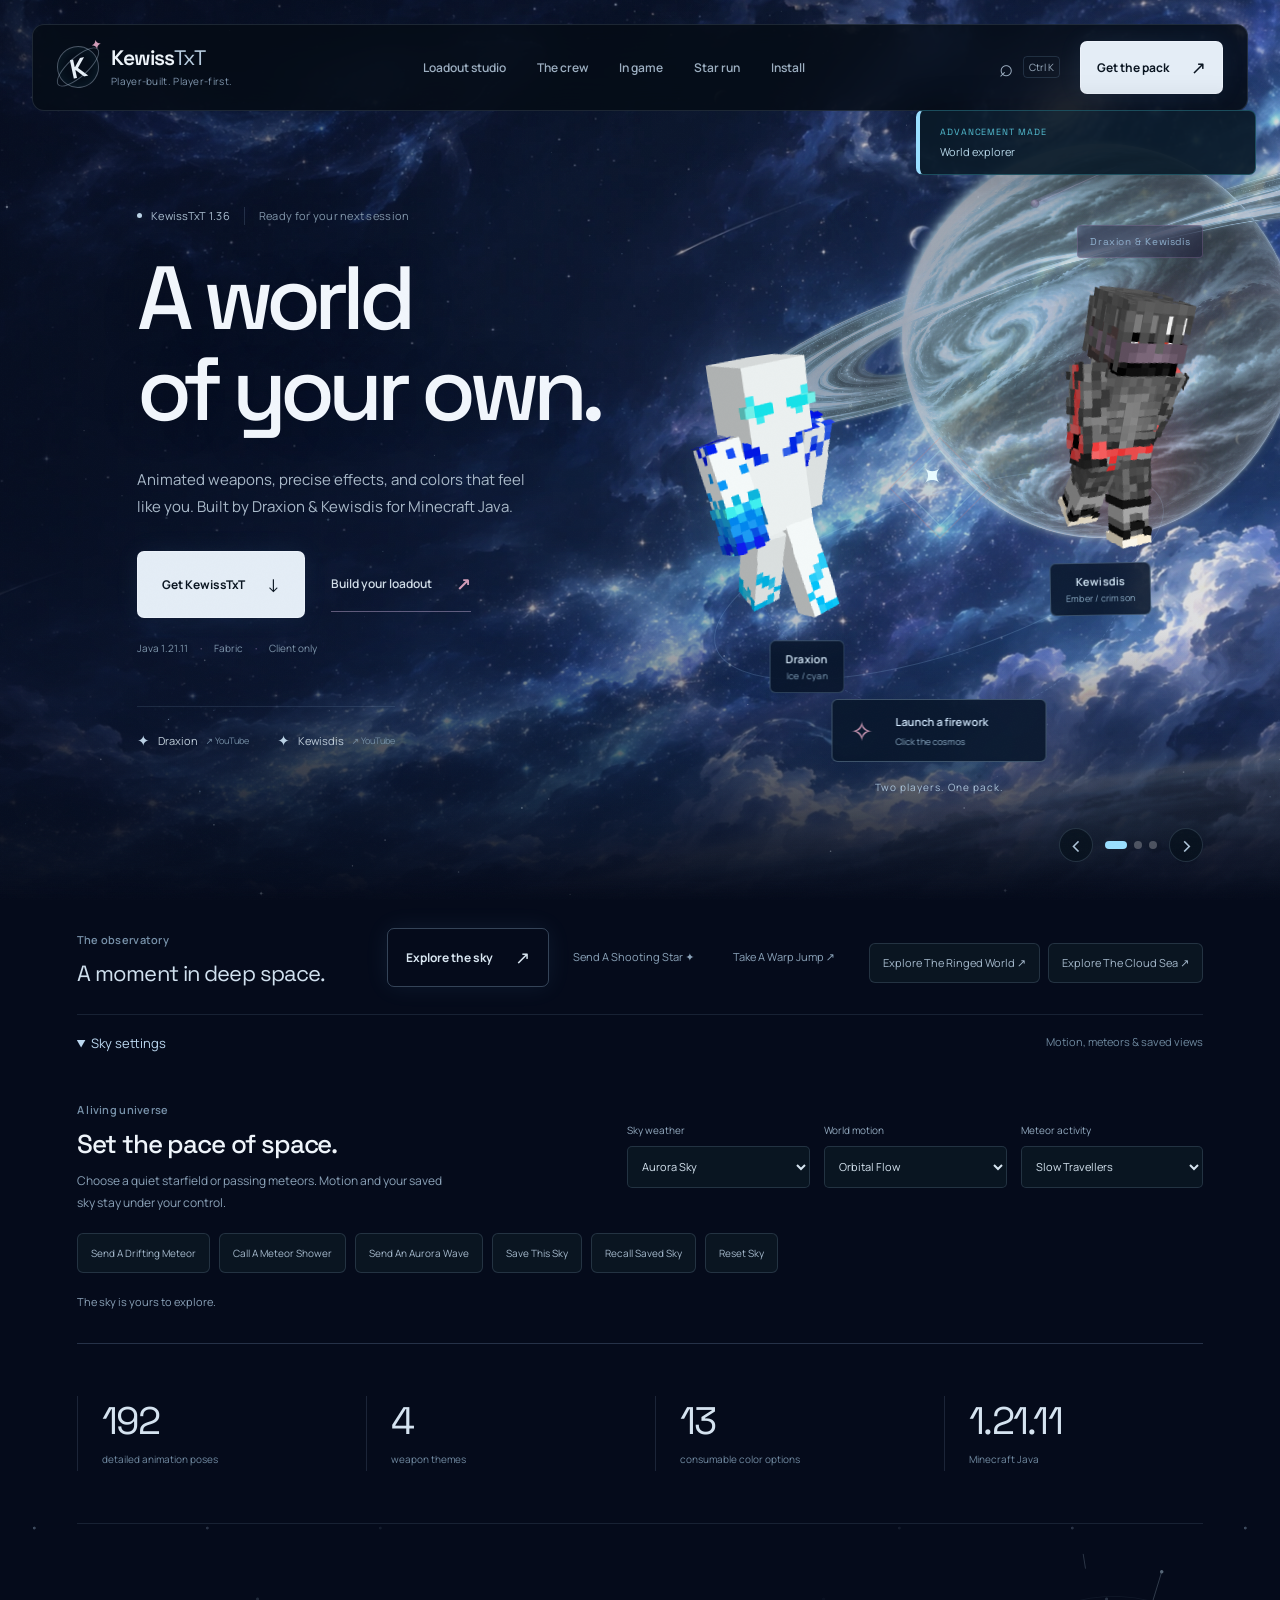
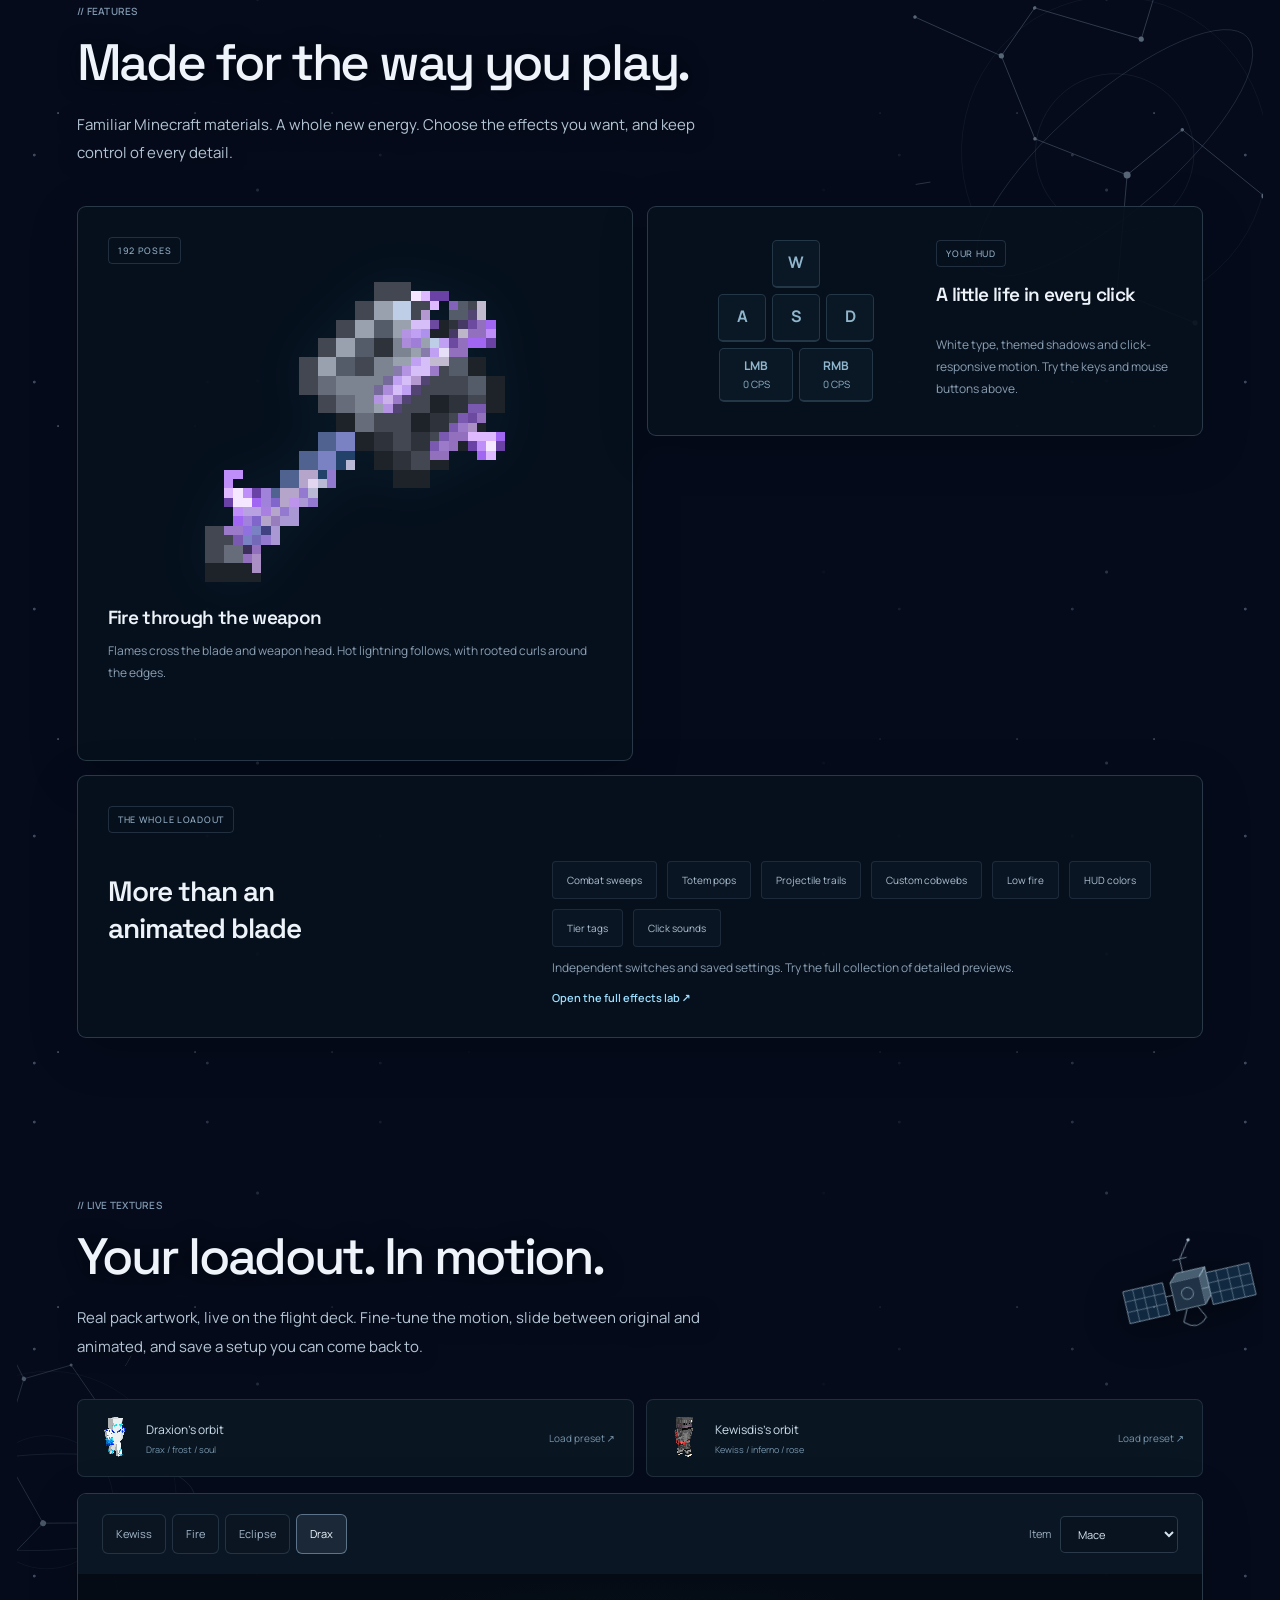
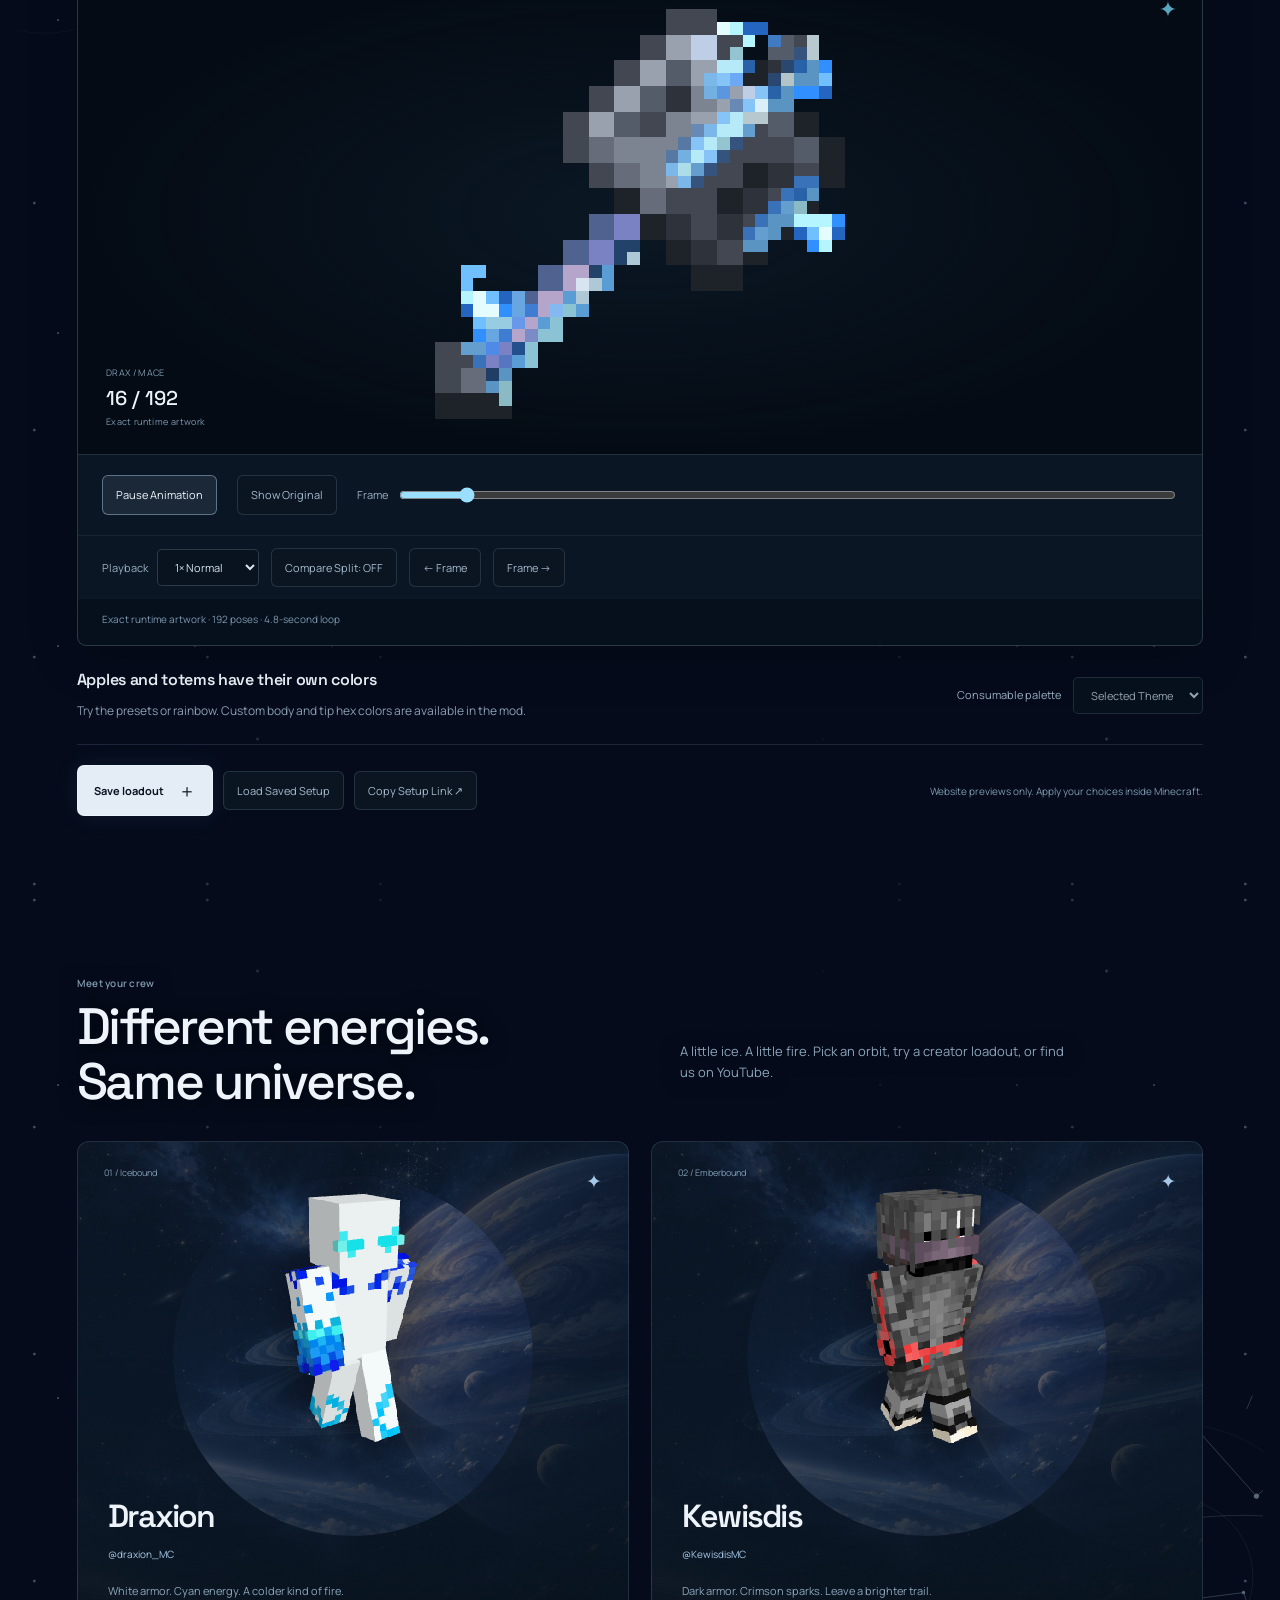
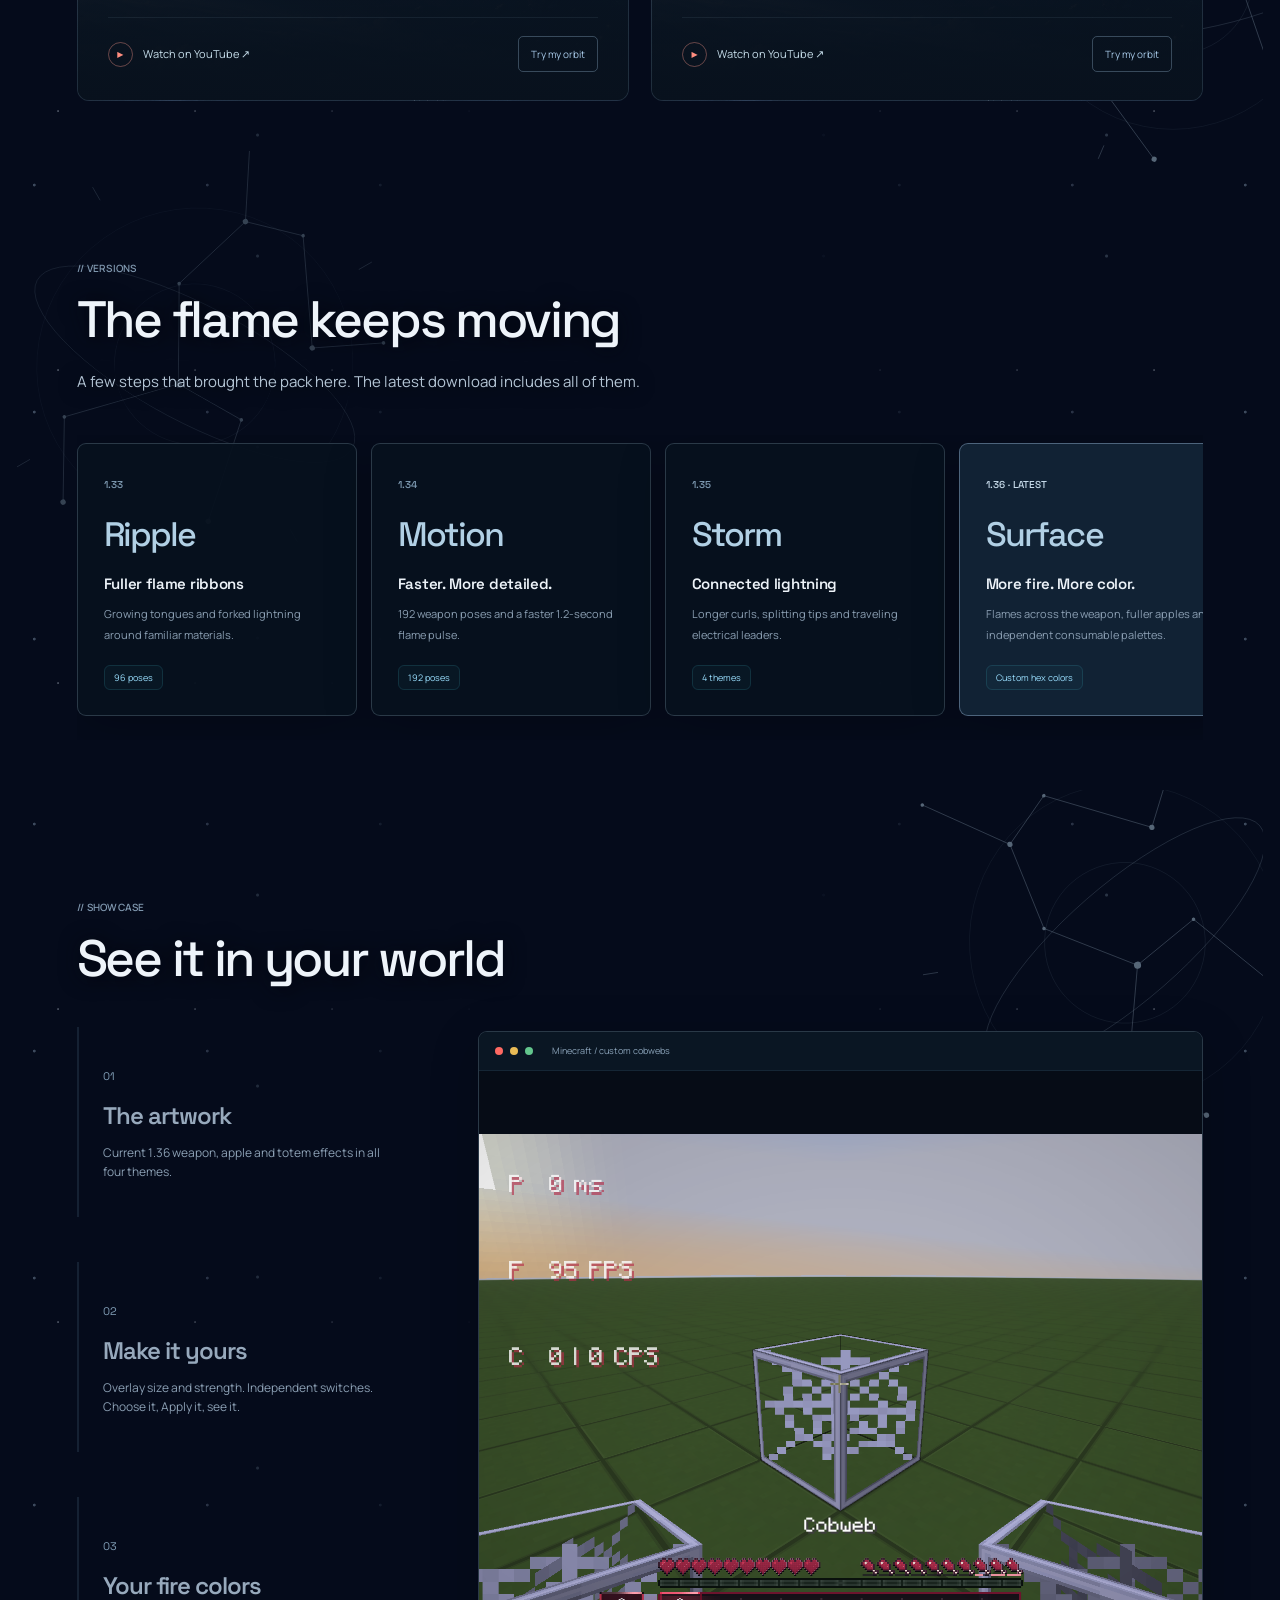
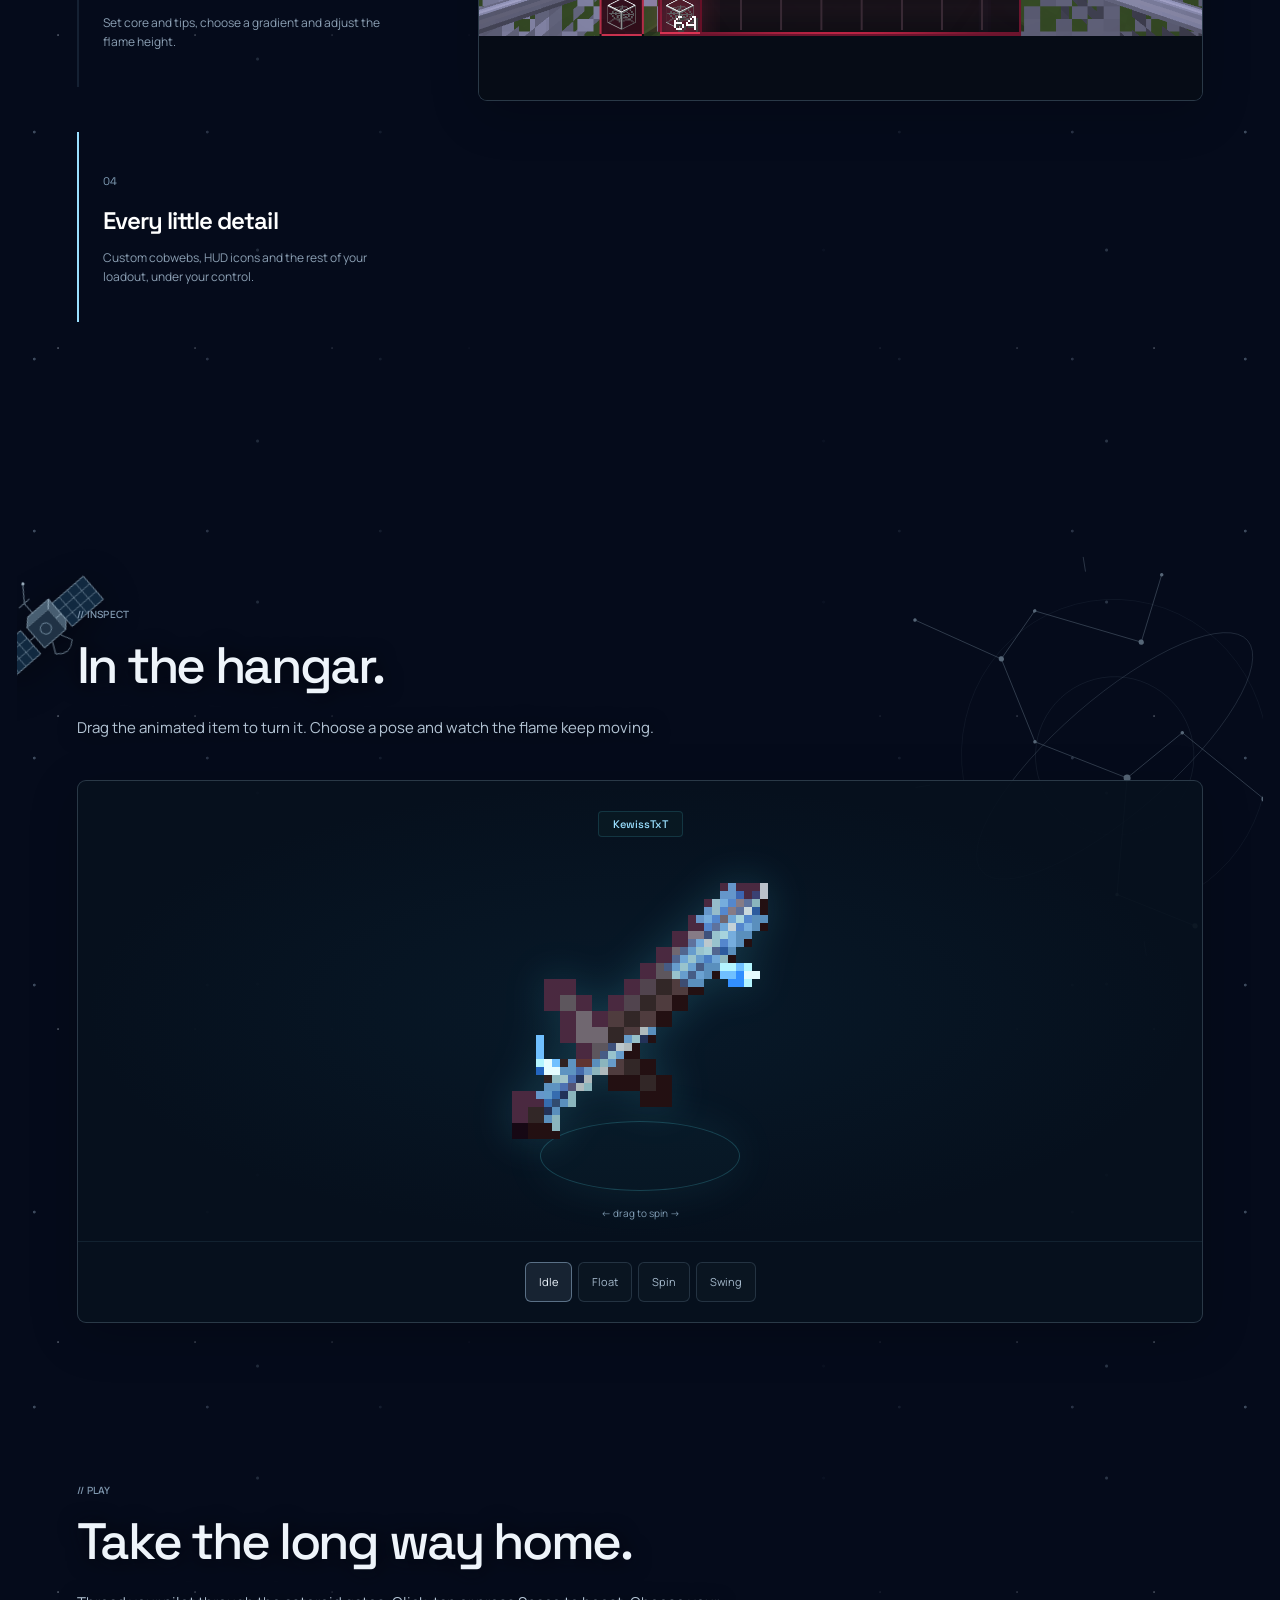
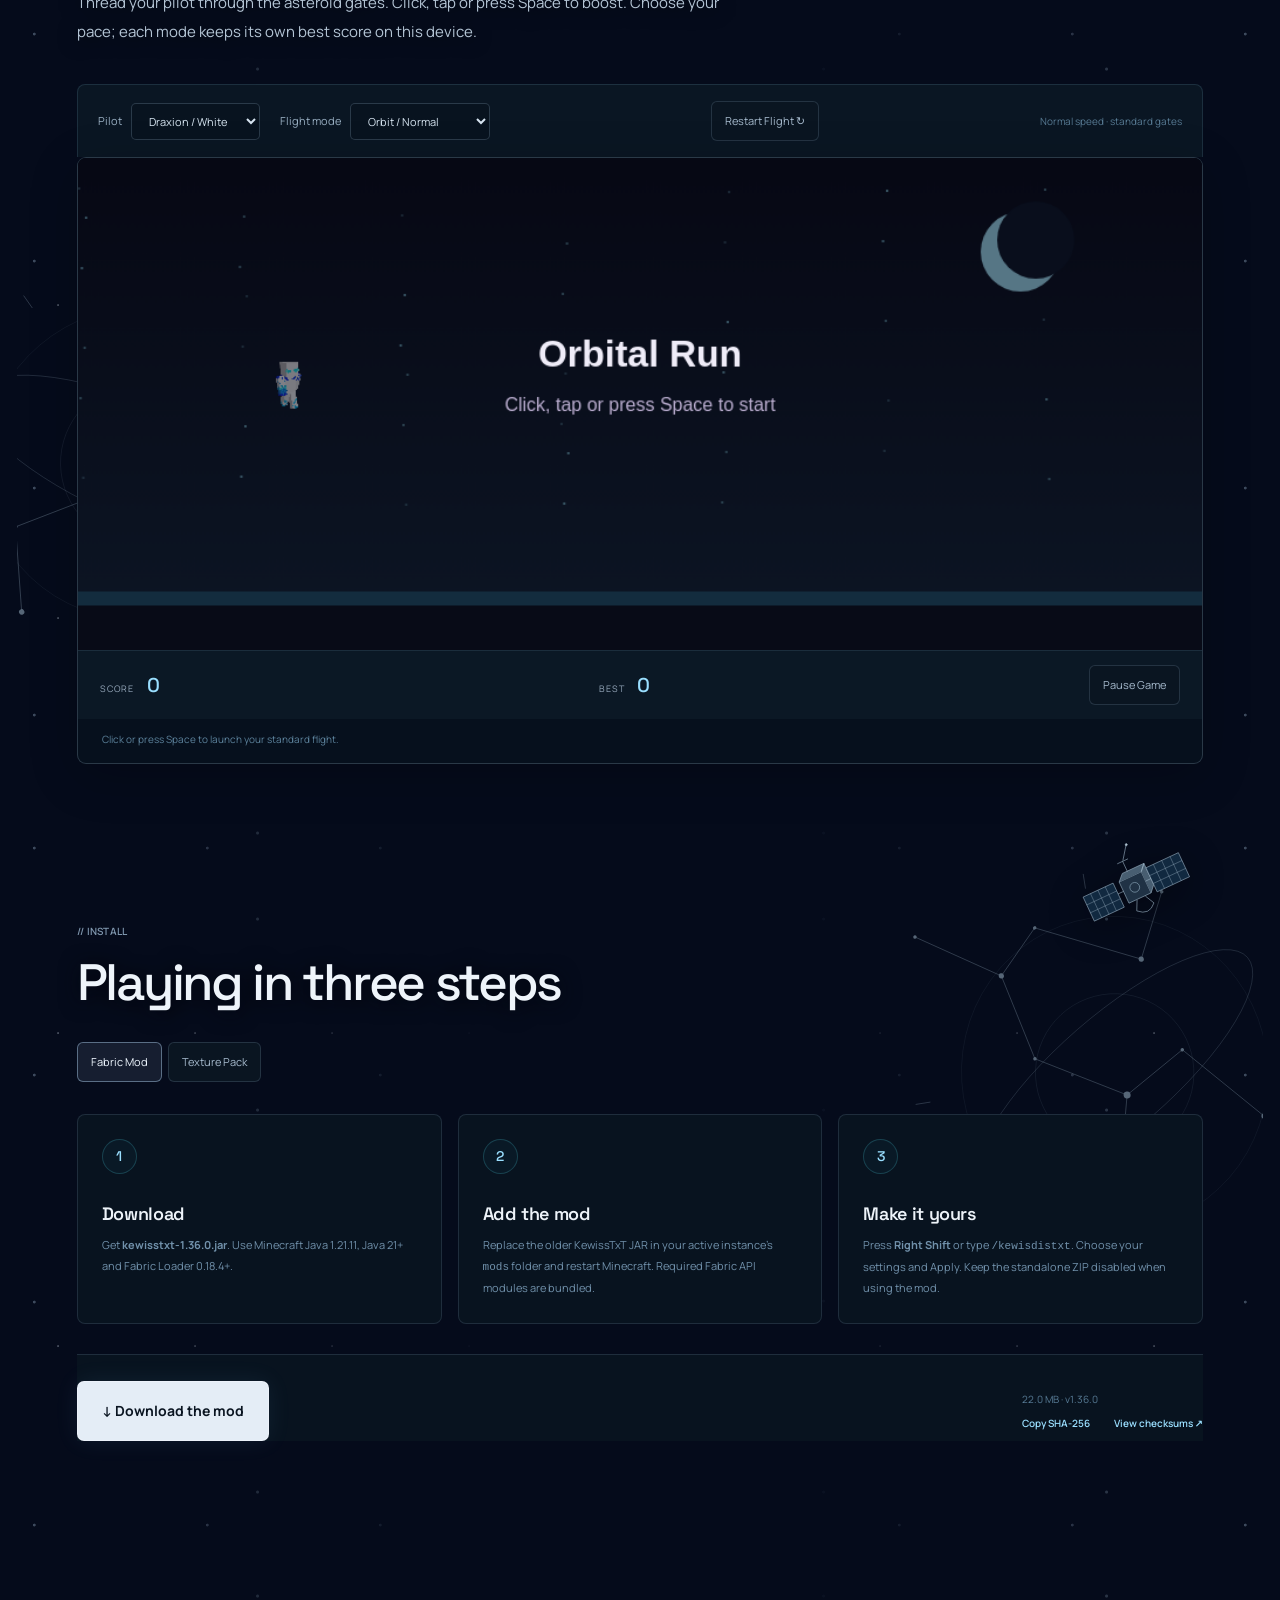
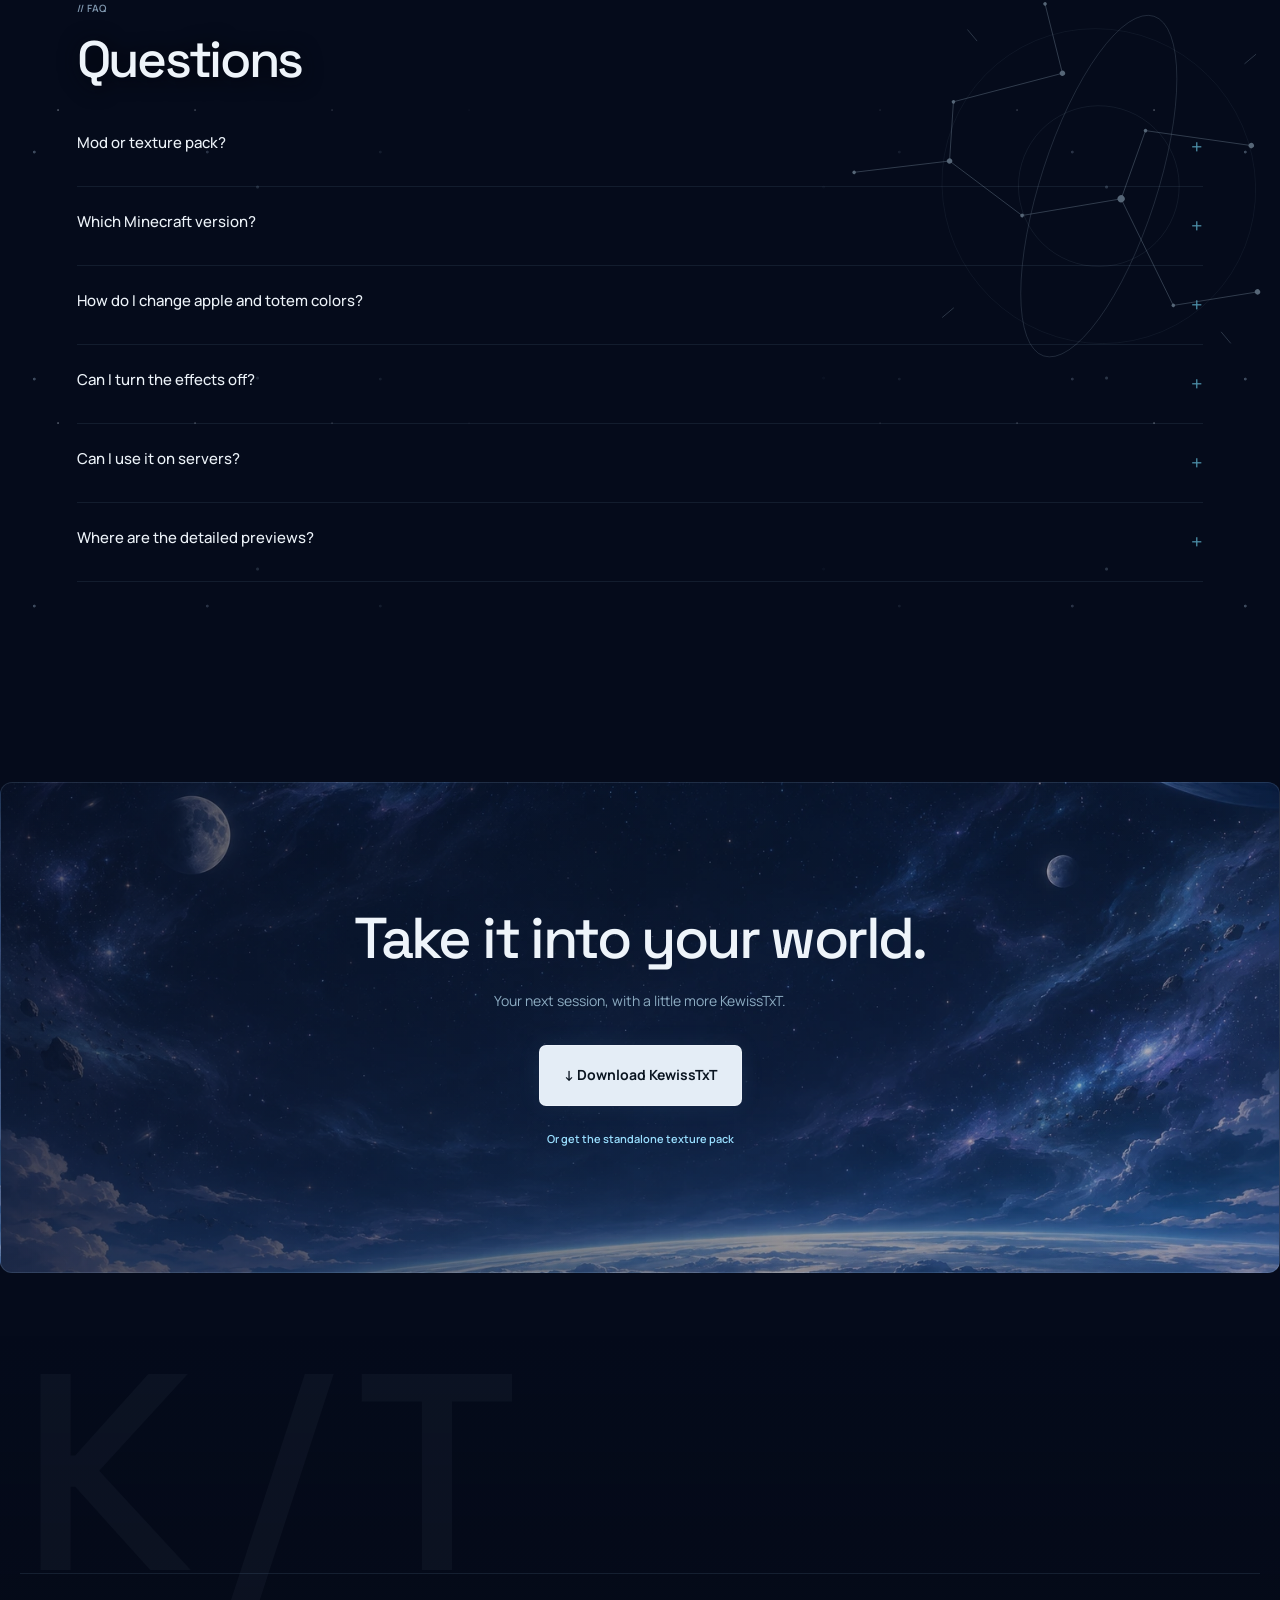
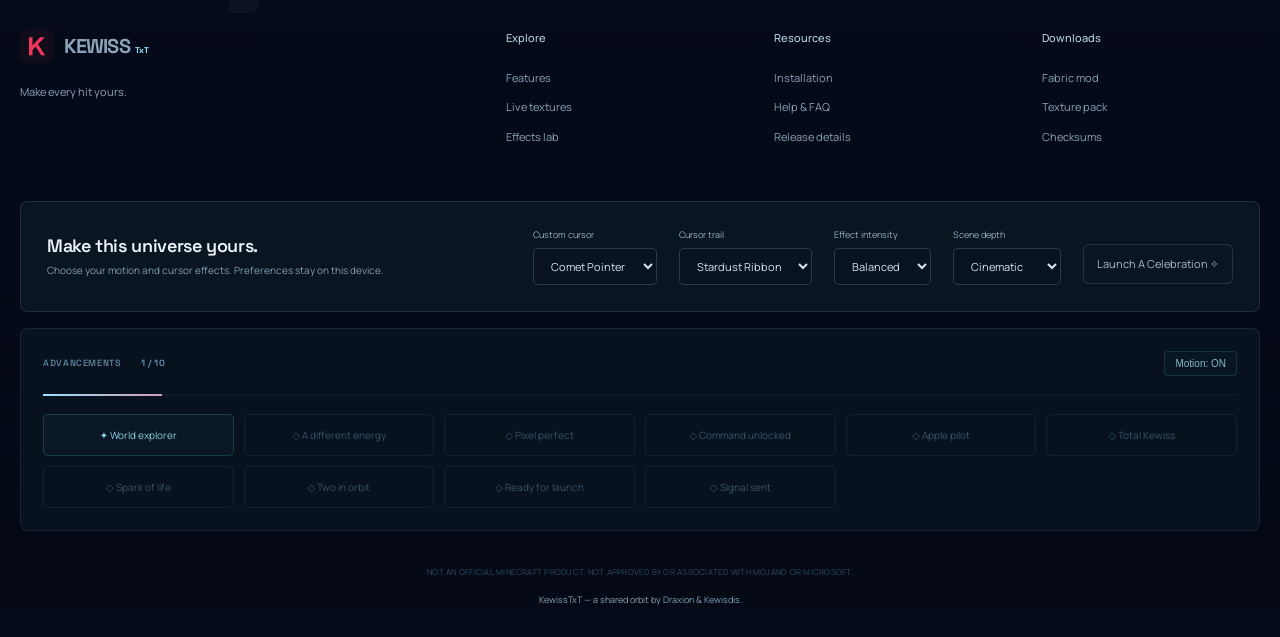
<file: index.html>
<!doctype html><html lang="en"><head>
<meta charset="utf-8"><meta name="viewport" content="width=device-width,initial-scale=1"><title>KewissTxT — A world of your own.</title>
<meta name="description" content="KewissTxT 1.36: moving Minecraft surface flames, lightning, independent palettes, combat effects and HUD. Download the Fabric mod or texture pack."><meta name="theme-color" content="#030810"><meta property="og:title" content="KewissTxT — A world of your own."><meta property="og:description" content="Moving fire. Your colors. Your Minecraft."><meta property="og:image" content="assets/flames136.png">
<link rel="icon" href="assets/pack.png"><link rel="preconnect" href="https://fonts.googleapis.com"><link rel="preconnect" href="https://fonts.gstatic.com" crossorigin><link href="https://fonts.googleapis.com/css2?family=Manrope:wght@400;500;600;700;800&family=Space+Grotesk:wght@400;500;600;700&display=swap" rel="stylesheet"><link rel="stylesheet" href="foundation.css"><script src="game-core.js" defer></script><script src="kewiss.js" defer></script><link rel="stylesheet" href="space.css"><script src="space-fx.js" defer></script><script src="space.js" defer></script><link rel="preload" as="image" href="assets/anime-space-sky.webp"><link rel="stylesheet" href="anime-universe.css"><script src="anime-dynamics.js" defer></script><script src="art-renderer.js" defer></script><script src="anime-universe.js" defer></script><link rel="stylesheet" href="deep-space.css"><link rel="stylesheet" href="space-journey.css"><script src="space-journey.js" defer></script><link rel="stylesheet" href="anime-space-restore.css"><link rel="stylesheet" href="comet-cursor.css"><script src="restored-effects.js" defer></script><link rel="preload" as="image" href="assets/cursor-comet.svg" type="image/svg+xml"><link rel="preload" as="image" href="assets/cursor-comet-hover.svg" type="image/svg+xml"><link rel="preload" as="image" href="assets/cursor-comet-press.svg" type="image/svg+xml"><link rel="preload" as="image" href="assets/cursor-star.svg" type="image/svg+xml"></head><body class="anime-universe deep-space anime-restored">
<a class="skip" href="#features">Skip to content</a><div class="intro space-intro" id="intro" aria-hidden="true"><span>Finding our place in space</span><i></i><b>KewissTxT</b></div><div id="progress" class="progress" aria-hidden="true"></div><div id="cursorGlow" class="cursor-glow" aria-hidden="true"></div><div id="cursorRing" class="cursor-ring" aria-hidden="true"></div><div class="grain" aria-hidden="true"></div><canvas id="stars" aria-hidden="true"></canvas><canvas id="spaceFx" aria-hidden="true"></canvas><div id="toasts" class="toasts" role="status" aria-live="polite"></div><div id="secret" class="secret" hidden aria-hidden="true"><div class="secret-moon"></div><strong id="secretWord">TOTAL KEWISS</strong></div>
<header class="nav" id="nav"><a class="brand space-brand" href="#top"><span class="brand-orbit" aria-hidden="true">K<span>✦</span></span><span>Kewiss<span>TxT</span><small>Player-built. Player-first.</small></span></a><nav id="links" aria-label="Main navigation"><a href="#textures">Loadout studio</a><a href="#crew">The crew</a><a href="#showcase">In game</a><a href="#play">Star run</a><a href="#install">Install</a></nav><button class="command-key" id="commandOpen" aria-label="Open command menu"><span>⌕</span><kbd>Ctrl K</kbd></button><a class="button small magnetic" href="downloads/kewisstxt-1.36.0.jar" download>Get the pack <span>↗</span></a><button id="menu" class="menu" aria-label="Open navigation" aria-expanded="false">☰</button></header>
<canvas id="orbitStars" aria-hidden="true"></canvas><div id="journeySky" class="journey-sky" aria-hidden="true" data-sky="home"><img data-sky-image="home" src="assets/anime-space-sky.webp" width="1536" height="1024" alt="" decoding="async"><img data-sky-image="rings" src="assets/anime-space-rings.webp" width="1536" height="1024" alt="" decoding="async"><img data-sky-image="horizon" src="assets/anime-space-horizon.webp" width="1536" height="1024" alt="" decoding="async"></div><main id="top"><section class="hero space-hero" id="hero" data-space-sector="home"><div id="heroBg" class="hero-bg"></div><div class="universe-stage universe-hero" aria-hidden="true"><div class="universe-camera"><div class="universe-layer universe-sky" data-depth="0.22"><img src="assets/anime-space-sky.webp" width="1536" height="1024" alt="" decoding="async"><canvas class="surface-flow" data-surface="sky" width="1536" height="1024"></canvas></div><div class="universe-layer universe-world" data-depth="0.6"><img src="assets/anime-ringed-world.png" width="1536" height="1024" alt="" decoding="async"><canvas class="surface-flow" data-surface="world" width="1536" height="1024"></canvas></div><div class="universe-layer universe-clouds" data-depth="1"><img src="assets/anime-cloud-horizon.png" width="1536" height="1024" alt="" decoding="async"><canvas class="surface-flow" data-surface="clouds" width="1536" height="1024"></canvas></div><div class="universe-light"></div></div></div><div class="hero-shade"></div><canvas id="heroStarfield" aria-hidden="true"></canvas><div class="orbital-grid" aria-hidden="true"></div><div class="hero-content"><p class="signal"><i></i> KewissTxT 1.36 <span>Ready for your next session</span></p><h1>A world<br>of your own.</h1><p class="tagline">Animated weapons, precise effects, and colors that feel like you. Built by Draxion & Kewisdis for Minecraft Java.</p><div class="hero-buttons"><a class="button big magnetic" href="downloads/kewisstxt-1.36.0.jar" download>Get KewissTxT <span>↓</span></a><a class="hero-secondary" href="#textures">Build your loadout <span>↗</span></a></div><p class="hero-meta">Java 1.21.11 <span>·</span> Fabric <span>·</span> Client only</p><div class="hero-crew-links"><a href="https://www.youtube.com/@draxion_MC" target="_blank" rel="noopener"><span class="mini-star icy">✦</span> Draxion <small>↗ YouTube</small></a><a href="https://www.youtube.com/@KewisdisMC" target="_blank" rel="noopener"><span class="mini-star ember">✦</span> Kewisdis <small>↗ YouTube</small></a></div></div>
<div class="hero-hangar" aria-label="Draxion and Kewisdis in orbit"><div class="orbit-track orbit-one"></div><div class="orbit-track orbit-two"></div><span class="scene-coordinate">Draxion & Kewisdis</span><button class="hero-pilot draxion" data-profile="draxion" aria-label="Select Draxion's icy blue loadout"><span class="pilot-aura"></span><img src="assets/draxion-skin.png" alt="Draxion’s supplied white and cyan Minecraft skin" width="276" height="368"><span class="pilot-tag">Draxion <i>Ice / cyan</i></span></button><button class="hero-pilot kewisdis" data-profile="kewisdis" aria-label="Select Kewisdis's crimson loadout"><span class="pilot-aura"></span><img src="assets/kewisdis-skin.png" alt="Kewisdis’s supplied black and red Minecraft skin" width="276" height="368"><span class="pilot-tag">Kewisdis <i>Ember / crimson</i></span></button><div class="shared-core" aria-hidden="true"><i></i><span>✦</span></div><button id="heroFirework" class="firework-launch"><span>✧</span> Launch a firework <small>Click the cosmos</small></button><span class="hangar-caption">Two players. One pack.</span></div><div class="hero-switch"><button id="bgPrev" aria-label="Previous sky mood">‹</button><div id="bgDots" aria-label="Sky mood"></div><button id="bgNext" aria-label="Next sky mood">›</button></div><a class="scroll-hint" href="#features" aria-label="Explore the pack"><span></span></a></section>
<section class="universe-bar" aria-label="Explore the universe"><div><span class="universe-kicker">The observatory</span><p>A moment in deep space.</p></div><div class="universe-actions"><button id="cosmosExplore" class="button magnetic" type="button">Explore the sky <span>↗</span></button><button id="cosmosMeteor" class="control" type="button">Send a shooting star ✦</button><button id="cosmosWarp" class="control" type="button" aria-pressed="false">Take a warp jump ↗</button></div><div class="universe-art-actions" role="group" aria-label="Explore the painted space scenes"><button class="control" type="button" data-space-open="rings" aria-haspopup="dialog">Explore the ringed world ↗</button><button class="control" type="button" data-space-open="horizon" aria-haspopup="dialog">Explore the cloud sea ↗</button></div><output id="warpStatus" aria-live="polite"></output></section><details class="sky-settings" open><summary>Sky settings <span>Motion, meteors & saved views</span></summary><section class="cosmic-controls" id="cosmicAtmosphere" aria-labelledby="weatherTitle"><div class="cosmic-heading"><span class="universe-kicker">A living universe</span><h2 id="weatherTitle">Set the pace of space.</h2><p>Choose a quiet starfield or passing meteors. Motion and your saved sky stay under your control.</p></div><div class="cosmic-settings"><label for="cosmicWeather">Sky weather<select id="cosmicWeather" data-cosmic-setting="weather"><option value="quiet">Quiet space</option><option value="aurora" selected>Aurora sky</option><option value="tempest">Cosmic storm</option></select></label><label for="cosmicSpeed">World motion<select id="cosmicSpeed" data-cosmic-setting="speed"><option value="0.5">Slow drift</option><option value="1" selected>Orbital flow</option><option value="1.5">Restless skies</option><option value="2">Fast currents</option></select></label><label for="cosmicTraffic">Meteor activity<select id="cosmicTraffic" data-cosmic-setting="traffic"><option value="quiet">Quiet sky</option><option value="drift" selected>Slow travellers</option><option value="shower">Star shower</option></select></label></div><div class="cosmic-buttons"><button id="cosmosDrifter" class="control">Send a drifting meteor</button><button id="cosmosShower" class="control">Call a meteor shower</button><button id="cosmosAurora" class="control">Send an aurora wave</button><button id="cosmosSaveView" class="control">Save this sky</button><button id="cosmosLoadView" class="control">Recall saved sky</button><button id="cosmosResetView" class="control">Reset sky</button></div><output id="cosmicStatus" aria-live="polite">The sky is yours to explore.</output></section></details><div class="orbit-manifest"><span>Familiar materials.</span><span>Unfamiliar energy.</span><a href="lab.html">Explore the effects lab <i>↗</i></a></div><section class="stats" aria-label="Pack in numbers"><div><b data-count="192">192</b><span>detailed animation poses</span></div><div><b data-count="4">4</b><span>weapon themes</span></div><div><b data-count="13">13</b><span>consumable color options</span></div><div><b >1.21.11</b><span>Minecraft Java</span></div></section>
<section class="section" id="features" data-space-sector="rings"><div class="sector-detail sector-detail-features" aria-hidden="true"><svg class="sector-chart" viewBox="0 0 500 560" fill="none" aria-hidden="true"><g stroke="currentColor"><ellipse cx="270" cy="275" rx="200" ry="65" transform="rotate(-32 270 275)" opacity=".36"/><ellipse cx="270" cy="275" rx="174" ry="178" opacity=".14"/><circle cx="270" cy="275" r="90" opacity=".18"/><path d="M70 87 160 146 206 98 320 152 355 80M160 146 183 245 280 302 350 261 430 350M280 302 248 431 330 480" stroke-width=".8" opacity=".7"/><path d="M270 46v17m0 425v17M41 275h17m425 0h17" opacity=".5"/></g><g fill="currentColor"><circle cx="70" cy="87" r="2"/><circle cx="160" cy="146" r="3"/><circle cx="206" cy="98" r="2"/><circle cx="320" cy="152" r="3"/><circle cx="355" cy="80" r="2"/><circle cx="183" cy="245" r="2"/><circle cx="280" cy="302" r="4"/><circle cx="350" cy="261" r="2"/><circle cx="430" cy="350" r="3"/><circle cx="248" cy="431" r="2"/><circle cx="330" cy="480" r="3"/></g></svg><span class="sector-dust"></span></div><p class="eyebrow">// FEATURES</p><h2>Made for the way you play.</h2><p class="lead">Familiar Minecraft materials. A whole new energy. Choose the effects you want, and keep control of every detail.</p><div class="bento">
<article class="tile tile-flame reveal"><span class="chip">192 POSES</span><canvas id="featureSprite" width="256" height="256" aria-label="Animated Eclipse mace"></canvas><h3>Fire through the weapon</h3><p>Flames cross the blade and weapon head. Hot lightning follows, with rooted curls around the edges.</p></article>
<article class="tile tile-keys reveal"><div class="keys" aria-label="Interactive keystrokes"><span data-key="w">W</span><div><span data-key="a">A</span><span data-key="s">S</span><span data-key="d">D</span></div><div><button id="clickLeft">LMB<small id="cpsLeft">0 CPS</small></button><button id="clickRight">RMB<small id="cpsRight">0 CPS</small></button></div></div><span class="chip">YOUR HUD</span><h3>A little life in every click</h3><p>White type, themed shadows and click-responsive motion. Try the keys and mouse buttons above.</p></article>
<article class="tile reveal"><span class="chip">YOUR COLORS</span><div class="swatch-orbit"><i></i><i></i><i></i><i></i></div><h3>One pack. Your palette.</h3><p>Four weapon themes. Independent apple and totem colors, rainbow, and custom hex pairs in game.</p></article>
<article class="tile reveal"><span class="chip">ORIGINAL MATERIALS</span><div class="voxel" aria-hidden="true"><i></i><i></i><i></i></div><h3>Still feels like Minecraft</h3><p>Keep the original shape and material. Animation OFF restores the clean item.</p></article>
<article class="tile tile-wide reveal"><span class="chip">THE WHOLE LOADOUT</span><h3>More than an animated blade</h3><div class="feature-tags"><span>Combat sweeps</span><span>Totem pops</span><span>Projectile trails</span><span>Custom cobwebs</span><span>Low fire</span><span>HUD colors</span><span>Tier tags</span><span>Click sounds</span></div><p>Independent switches and saved settings. Try the full collection of detailed previews.</p><a class="text-link" href="lab.html">Open the full effects lab ↗</a></article></div></section>
<section class="section" id="textures" data-space-sector="rings"><div class="sector-detail sector-detail-textures" aria-hidden="true"><svg class="sector-chart" viewBox="0 0 500 560" fill="none" aria-hidden="true"><g stroke="currentColor"><ellipse cx="270" cy="275" rx="200" ry="65" transform="rotate(-32 270 275)" opacity=".36"/><ellipse cx="270" cy="275" rx="174" ry="178" opacity=".14"/><circle cx="270" cy="275" r="90" opacity=".18"/><path d="M70 87 160 146 206 98 320 152 355 80M160 146 183 245 280 302 350 261 430 350M280 302 248 431 330 480" stroke-width=".8" opacity=".7"/><path d="M270 46v17m0 425v17M41 275h17m425 0h17" opacity=".5"/></g><g fill="currentColor"><circle cx="70" cy="87" r="2"/><circle cx="160" cy="146" r="3"/><circle cx="206" cy="98" r="2"/><circle cx="320" cy="152" r="3"/><circle cx="355" cy="80" r="2"/><circle cx="183" cy="245" r="2"/><circle cx="280" cy="302" r="4"/><circle cx="350" cy="261" r="2"/><circle cx="430" cy="350" r="3"/><circle cx="248" cy="431" r="2"/><circle cx="330" cy="480" r="3"/></g></svg><svg class="sector-satellite" viewBox="0 0 240 200" fill="none" aria-hidden="true"><g transform="rotate(-25 120 100)" stroke="currentColor" stroke-width="1"><path d="M95 80h45v43H95z" fill="#273d50"/><path d="m95 80 12-12h44l-11 12M140 80l11-12v43l-11 12" fill="#597387"/><path d="M23 77h61v49H23zM151 77h66v49h-66z" fill="#15314a"/><path d="M38 77v49m15-49v49m15-49v49m98-49v49m17-49v49m17-49v49M23 93h61m-61 16h61m67-16h66m-66 16h66" opacity=".65"/><path d="M84 99h11m45 0h11M117 69V48m-11 0h22M111 124l-9 18m26-18 9 18"/><path d="M102 142q18 18 35 0"/><circle cx="117" cy="101" r="9" stroke="#b7d9ef"/><path d="m118 47 17-23"/><circle cx="136" cy="23" r="2" fill="#e2f4ff"/></g></svg><span class="sector-dust"></span></div><p class="eyebrow">// LIVE TEXTURES</p><h2>Your loadout. In motion.</h2><p class="lead">Real pack artwork, live on the flight deck. Fine-tune the motion, slide between original and animated, and save a setup you can come back to.</p><div class="deck-presets" aria-label="Creator loadout presets"><button data-profile="draxion"><img src="assets/draxion-skin.png" alt="" width="40" height="52"><span>Draxion’s orbit<small>Drax / frost / soul</small></span><i>Load preset ↗</i></button><button data-profile="kewisdis"><img src="assets/kewisdis-skin.png" alt="" width="40" height="52"><span>Kewisdis’s orbit<small>Kewiss / inferno / rose</small></span><i>Load preset ↗</i></button></div><div class="texture-studio reveal"><div class="texture-toolbar"><div class="tabs" id="themeTabs" aria-label="Weapon theme"><button data-theme="kewiss" aria-pressed="false">kewiss</button><button data-theme="fire" aria-pressed="false">fire</button><button data-theme="eclipse" aria-pressed="false">eclipse</button><button data-theme="drax" aria-pressed="true">drax</button></div><label>Item <select id="textureItem"><option value="mace">Mace</option><option value="netherite_sword">Sword</option><option value="netherite_axe">Axe</option><option value="netherite_spear">Spear</option><option value="trident">Trident</option><option value="bow">Bow</option><option value="crossbow_standby">Crossbow</option><option value="ender_pearl">Pearl</option><option value="wind_charge">Wind charge</option><option value="golden_apple">Golden apple</option><option value="totem_of_undying">Totem</option></select></label></div><div class="texture-stage"><canvas id="textureCanvas" width="512" height="512" aria-label="Selected item animation"></canvas><div class="stage-meta"><span id="textureLabel">DRAX / MACE</span><b id="textureFrame">1 / 192</b><span>Exact runtime artwork</span></div></div><div class="texture-toolbar bottom"><button id="texturePlay" class="control" aria-pressed="true">Pause animation</button><button id="textureOriginal" class="control" aria-pressed="false">Show original</button><label class="scrub">Frame <input id="textureTime" type="range" min="0" max="191" value="0" aria-label="Animation frame"></label></div><div class="deck-controls"><label>Playback <select id="textureSpeed"><option value="0.25">0.25× slow</option><option value="0.5">0.5×</option><option value="1" selected>1× normal</option><option value="1.5">1.5×</option><option value="2">2× fast</option></select></label><button id="compareToggle" class="control" aria-pressed="false">Compare split: OFF</button><label class="compare-control" hidden id="compareControl">Original / animated <input id="compareSplit" type="range" min="0" max="100" value="50" aria-label="Original versus animated comparison divider"></label><button id="frameBack" class="control" aria-label="Previous animation frame">← Frame</button><button id="frameNext" class="control" aria-label="Next animation frame">Frame →</button></div><p id="textureStatus" class="note" role="status">Loading the texture…</p></div><div class="palette-row"><div><h3>Apples and totems have their own colors</h3><p>Try the presets or rainbow. Custom body and tip hex colors are available in the mod.</p></div><label>Consumable palette <select id="consumablePalette"><option value="theme">Selected theme</option><option value="original">original</option><option value="inferno">inferno</option><option value="soul">soul</option><option value="aurora">aurora</option><option value="amethyst">amethyst</option><option value="rose">rose</option><option value="solar">solar</option><option value="toxic">toxic</option><option value="ocean">ocean</option><option value="frost">frost</option><option value="rainbow">rainbow</option></select></label></div><div class="loadout-actions"><button id="saveLoadout" class="button magnetic">Save loadout <span>＋</span></button><button id="restoreLoadout" class="control">Load saved setup</button><button id="shareLoadout" class="control">Copy setup link ↗</button><output id="loadoutStatus" aria-live="polite">Website previews only. Apply your choices inside Minecraft.</output></div><div class="share-fallback" id="shareFallback" hidden><label for="shareUrl">Your setup link</label><input id="shareUrl" readonly><p>Copy this link to share your preview. It does not change Minecraft settings.</p></div></section>
<section class="section crew-section" id="crew" data-space-sector="rings"><div class="sector-detail sector-detail-crew" aria-hidden="true"><svg class="sector-chart" viewBox="0 0 500 560" fill="none" aria-hidden="true"><g stroke="currentColor"><ellipse cx="270" cy="275" rx="200" ry="65" transform="rotate(-32 270 275)" opacity=".36"/><ellipse cx="270" cy="275" rx="174" ry="178" opacity=".14"/><circle cx="270" cy="275" r="90" opacity=".18"/><path d="M70 87 160 146 206 98 320 152 355 80M160 146 183 245 280 302 350 261 430 350M280 302 248 431 330 480" stroke-width=".8" opacity=".7"/><path d="M270 46v17m0 425v17M41 275h17m425 0h17" opacity=".5"/></g><g fill="currentColor"><circle cx="70" cy="87" r="2"/><circle cx="160" cy="146" r="3"/><circle cx="206" cy="98" r="2"/><circle cx="320" cy="152" r="3"/><circle cx="355" cy="80" r="2"/><circle cx="183" cy="245" r="2"/><circle cx="280" cy="302" r="4"/><circle cx="350" cy="261" r="2"/><circle cx="430" cy="350" r="3"/><circle cx="248" cy="431" r="2"/><circle cx="330" cy="480" r="3"/></g></svg><span class="sector-dust"></span></div><div class="crew-heading"><p class="eyebrow">Meet your crew</p><h2>Different energies.<br>Same universe.</h2><p>A little ice. A little fire. Pick an orbit, try a creator loadout, or find us on YouTube.</p></div><div class="crew-grid"><article class="crew-card icy-card"><div class="crew-planet"></div><div class="crew-id"><span>01 / Icebound</span><i>✦</i></div><div class="crew-portrait"><img src="assets/draxion-skin.png" width="276" height="368" alt="Draxion’s white Minecraft skin with bright cyan detailing" loading="lazy"></div><div class="crew-info"><h3>Draxion</h3><span>@draxion_MC</span><p>White armor. Cyan energy. A colder kind of fire.</p><div><a href="https://www.youtube.com/@draxion_MC" target="_blank" rel="noopener">Watch on YouTube ↗</a><button data-profile="draxion">Try my orbit</button></div></div></article><article class="crew-card ember-card"><div class="crew-planet"></div><div class="crew-id"><span>02 / Emberbound</span><i>✦</i></div><div class="crew-portrait"><img src="assets/kewisdis-skin.png" width="276" height="368" alt="Kewisdis’s dark Minecraft skin with crimson detailing" loading="lazy"></div><div class="crew-info"><h3>Kewisdis</h3><span>@KewisdisMC</span><p>Dark armor. Crimson sparks. Leave a brighter trail.</p><div><a href="https://www.youtube.com/@KewisdisMC" target="_blank" rel="noopener">Watch on YouTube ↗</a><button data-profile="kewisdis">Try my orbit</button></div></div></article></div></section><section class="section" id="versions" data-space-sector="home"><div class="sector-detail sector-detail-versions" aria-hidden="true"><svg class="sector-chart" viewBox="0 0 500 560" fill="none" aria-hidden="true"><g stroke="currentColor"><ellipse cx="270" cy="275" rx="200" ry="65" transform="rotate(-32 270 275)" opacity=".36"/><ellipse cx="270" cy="275" rx="174" ry="178" opacity=".14"/><circle cx="270" cy="275" r="90" opacity=".18"/><path d="M70 87 160 146 206 98 320 152 355 80M160 146 183 245 280 302 350 261 430 350M280 302 248 431 330 480" stroke-width=".8" opacity=".7"/><path d="M270 46v17m0 425v17M41 275h17m425 0h17" opacity=".5"/></g><g fill="currentColor"><circle cx="70" cy="87" r="2"/><circle cx="160" cy="146" r="3"/><circle cx="206" cy="98" r="2"/><circle cx="320" cy="152" r="3"/><circle cx="355" cy="80" r="2"/><circle cx="183" cy="245" r="2"/><circle cx="280" cy="302" r="4"/><circle cx="350" cy="261" r="2"/><circle cx="430" cy="350" r="3"/><circle cx="248" cy="431" r="2"/><circle cx="330" cy="480" r="3"/></g></svg><span class="sector-dust"></span></div><p class="eyebrow">// VERSIONS</p><h2>The flame keeps moving</h2><p class="lead">A few steps that brought the pack here. The latest download includes all of them.</p><div class="timeline" tabindex="0" aria-label="Pack release history"><article class=""><small>1.33</small><b>Ripple</b><h3>Fuller flame ribbons</h3><p>Growing tongues and forked lightning around familiar materials.</p><span>96 poses</span></article><article class=""><small>1.34</small><b>Motion</b><h3>Faster. More detailed.</h3><p>192 weapon poses and a faster 1.2-second flame pulse.</p><span>192 poses</span></article><article class=""><small>1.35</small><b>Storm</b><h3>Connected lightning</h3><p>Longer curls, splitting tips and traveling electrical leaders.</p><span>4 themes</span></article><article class="latest"><small>1.36 · LATEST</small><b>Surface</b><h3>More fire. More color.</h3><p>Flames across the weapon, fuller apples and independent consumable palettes.</p><span>Custom hex colors</span></article></div></section>
<section class="section" id="showcase" data-space-sector="horizon"><div class="sector-detail sector-detail-showcase" aria-hidden="true"><svg class="sector-chart" viewBox="0 0 500 560" fill="none" aria-hidden="true"><g stroke="currentColor"><ellipse cx="270" cy="275" rx="200" ry="65" transform="rotate(-32 270 275)" opacity=".36"/><ellipse cx="270" cy="275" rx="174" ry="178" opacity=".14"/><circle cx="270" cy="275" r="90" opacity=".18"/><path d="M70 87 160 146 206 98 320 152 355 80M160 146 183 245 280 302 350 261 430 350M280 302 248 431 330 480" stroke-width=".8" opacity=".7"/><path d="M270 46v17m0 425v17M41 275h17m425 0h17" opacity=".5"/></g><g fill="currentColor"><circle cx="70" cy="87" r="2"/><circle cx="160" cy="146" r="3"/><circle cx="206" cy="98" r="2"/><circle cx="320" cy="152" r="3"/><circle cx="355" cy="80" r="2"/><circle cx="183" cy="245" r="2"/><circle cx="280" cy="302" r="4"/><circle cx="350" cy="261" r="2"/><circle cx="430" cy="350" r="3"/><circle cx="248" cy="431" r="2"/><circle cx="330" cy="480" r="3"/></g></svg><span class="sector-dust"></span></div><p class="eyebrow">// SHOWCASE</p><h2>See it in your world</h2><div class="story"><div class="story-steps"><button class="story-step active" data-shot="0"><small>01</small><h3>The artwork</h3><p>Current 1.36 weapon, apple and totem effects in all four themes.</p></button><button class="story-step " data-shot="1"><small>02</small><h3>Make it yours</h3><p>Overlay size and strength. Independent switches. Choose it, Apply it, see it.</p></button><button class="story-step " data-shot="2"><small>03</small><h3>Your fire colors</h3><p>Set core and tips, choose a gradient and adjust the flame height.</p></button><button class="story-step " data-shot="3"><small>04</small><h3>Every little detail</h3><p>Custom cobwebs, HUD icons and the rest of your loadout, under your control.</p></button></div><div class="story-stage"><figure class="window" id="showcaseWindow"><div class="window-bar"><i></i><i></i><i></i><span id="shotTitle">KewissTxT 1.36 / runtime artwork</span></div><img id="showcaseImage" src="assets/flames136.png" alt="Current KewissTxT artwork" loading="lazy"></figure></div></div></section>
<section class="section" id="inspect" data-space-sector="horizon"><div class="sector-detail sector-detail-inspect" aria-hidden="true"><svg class="sector-chart" viewBox="0 0 500 560" fill="none" aria-hidden="true"><g stroke="currentColor"><ellipse cx="270" cy="275" rx="200" ry="65" transform="rotate(-32 270 275)" opacity=".36"/><ellipse cx="270" cy="275" rx="174" ry="178" opacity=".14"/><circle cx="270" cy="275" r="90" opacity=".18"/><path d="M70 87 160 146 206 98 320 152 355 80M160 146 183 245 280 302 350 261 430 350M280 302 248 431 330 480" stroke-width=".8" opacity=".7"/><path d="M270 46v17m0 425v17M41 275h17m425 0h17" opacity=".5"/></g><g fill="currentColor"><circle cx="70" cy="87" r="2"/><circle cx="160" cy="146" r="3"/><circle cx="206" cy="98" r="2"/><circle cx="320" cy="152" r="3"/><circle cx="355" cy="80" r="2"/><circle cx="183" cy="245" r="2"/><circle cx="280" cy="302" r="4"/><circle cx="350" cy="261" r="2"/><circle cx="430" cy="350" r="3"/><circle cx="248" cy="431" r="2"/><circle cx="330" cy="480" r="3"/></g></svg><svg class="sector-satellite" viewBox="0 0 240 200" fill="none" aria-hidden="true"><g transform="rotate(-25 120 100)" stroke="currentColor" stroke-width="1"><path d="M95 80h45v43H95z" fill="#273d50"/><path d="m95 80 12-12h44l-11 12M140 80l11-12v43l-11 12" fill="#597387"/><path d="M23 77h61v49H23zM151 77h66v49h-66z" fill="#15314a"/><path d="M38 77v49m15-49v49m15-49v49m98-49v49m17-49v49m17-49v49M23 93h61m-61 16h61m67-16h66m-66 16h66" opacity=".65"/><path d="M84 99h11m45 0h11M117 69V48m-11 0h22M111 124l-9 18m26-18 9 18"/><path d="M102 142q18 18 35 0"/><circle cx="117" cy="101" r="9" stroke="#b7d9ef"/><path d="m118 47 17-23"/><circle cx="136" cy="23" r="2" fill="#e2f4ff"/></g></svg><span class="sector-dust"></span></div><p class="eyebrow">// INSPECT</p><h2>In the hangar.</h2><p class="lead">Drag the animated item to turn it. Choose a pose and watch the flame keep moving.</p><div class="model-wrap reveal"><div class="model-stage" id="modelStage" tabindex="0" aria-label="Draggable item view. Left and right arrows rotate."><span class="nametag">KewissTxT</span><div id="itemModel" class="item-model"><canvas id="modelCanvas" width="256" height="256" aria-label="Rotatable animated sword"></canvas></div><div class="platform"></div><span class="drag-hint">← drag to spin →</span></div><div class="tabs poses" id="poses"><button data-pose="idle" aria-pressed="true">idle</button><button data-pose="float" aria-pressed="false">float</button><button data-pose="spin" aria-pressed="false">spin</button><button data-pose="swing" aria-pressed="false">swing</button></div></div></section>
<section class="section" id="play" data-space-sector="horizon"><div class="sector-detail sector-detail-play" aria-hidden="true"><svg class="sector-chart" viewBox="0 0 500 560" fill="none" aria-hidden="true"><g stroke="currentColor"><ellipse cx="270" cy="275" rx="200" ry="65" transform="rotate(-32 270 275)" opacity=".36"/><ellipse cx="270" cy="275" rx="174" ry="178" opacity=".14"/><circle cx="270" cy="275" r="90" opacity=".18"/><path d="M70 87 160 146 206 98 320 152 355 80M160 146 183 245 280 302 350 261 430 350M280 302 248 431 330 480" stroke-width=".8" opacity=".7"/><path d="M270 46v17m0 425v17M41 275h17m425 0h17" opacity=".5"/></g><g fill="currentColor"><circle cx="70" cy="87" r="2"/><circle cx="160" cy="146" r="3"/><circle cx="206" cy="98" r="2"/><circle cx="320" cy="152" r="3"/><circle cx="355" cy="80" r="2"/><circle cx="183" cy="245" r="2"/><circle cx="280" cy="302" r="4"/><circle cx="350" cy="261" r="2"/><circle cx="430" cy="350" r="3"/><circle cx="248" cy="431" r="2"/><circle cx="330" cy="480" r="3"/></g></svg><span class="sector-dust"></span></div><p class="eyebrow">// PLAY</p><h2>Take the long way home.</h2><p class="lead">Thread your pilot through the asteroid gates. Click, tap or press Space to boost. Choose your pace; each mode keeps its own best score on this device.</p><div class="flight-config"><label>Pilot <select id="flightPilot"><option value="draxion">Draxion / white</option><option value="kewisdis">Kewisdis / black</option><option value="apple">Golden apple</option></select></label><label>Flight mode <select id="flightMode"><option value="calm">Cruise / relaxed</option><option value="standard" selected>Orbit / normal</option><option value="hyper">Hyperspace / fast</option></select></label><button id="gameRestart" class="control">Restart flight ↻</button><span id="flightModeHint">Normal speed · standard gates</span></div><div class="game reveal"><canvas id="flappy" width="960" height="420" tabindex="0" aria-label="Orbital Run. Space or tap to boost. Escape pauses."></canvas><div class="game-hud"><span>SCORE <b id="gameScore">0</b></span><span>BEST <b id="gameBest">0</b></span><button id="gamePause" class="control">Pause game</button></div><p class="note" id="gameStatus" role="status">Click or press Space to start</p></div></section>
<section class="section" id="install" data-space-sector="rings"><div class="sector-detail sector-detail-install" aria-hidden="true"><svg class="sector-chart" viewBox="0 0 500 560" fill="none" aria-hidden="true"><g stroke="currentColor"><ellipse cx="270" cy="275" rx="200" ry="65" transform="rotate(-32 270 275)" opacity=".36"/><ellipse cx="270" cy="275" rx="174" ry="178" opacity=".14"/><circle cx="270" cy="275" r="90" opacity=".18"/><path d="M70 87 160 146 206 98 320 152 355 80M160 146 183 245 280 302 350 261 430 350M280 302 248 431 330 480" stroke-width=".8" opacity=".7"/><path d="M270 46v17m0 425v17M41 275h17m425 0h17" opacity=".5"/></g><g fill="currentColor"><circle cx="70" cy="87" r="2"/><circle cx="160" cy="146" r="3"/><circle cx="206" cy="98" r="2"/><circle cx="320" cy="152" r="3"/><circle cx="355" cy="80" r="2"/><circle cx="183" cy="245" r="2"/><circle cx="280" cy="302" r="4"/><circle cx="350" cy="261" r="2"/><circle cx="430" cy="350" r="3"/><circle cx="248" cy="431" r="2"/><circle cx="330" cy="480" r="3"/></g></svg><svg class="sector-satellite" viewBox="0 0 240 200" fill="none" aria-hidden="true"><g transform="rotate(-25 120 100)" stroke="currentColor" stroke-width="1"><path d="M95 80h45v43H95z" fill="#273d50"/><path d="m95 80 12-12h44l-11 12M140 80l11-12v43l-11 12" fill="#597387"/><path d="M23 77h61v49H23zM151 77h66v49h-66z" fill="#15314a"/><path d="M38 77v49m15-49v49m15-49v49m98-49v49m17-49v49m17-49v49M23 93h61m-61 16h61m67-16h66m-66 16h66" opacity=".65"/><path d="M84 99h11m45 0h11M117 69V48m-11 0h22M111 124l-9 18m26-18 9 18"/><path d="M102 142q18 18 35 0"/><circle cx="117" cy="101" r="9" stroke="#b7d9ef"/><path d="m118 47 17-23"/><circle cx="136" cy="23" r="2" fill="#e2f4ff"/></g></svg><span class="sector-dust"></span></div><p class="eyebrow">// INSTALL</p><h2>Playing in three steps</h2><div class="tabs install-tabs" id="installTabs"><button data-install="jar" aria-pressed="true">Fabric mod</button><button data-install="zip">Texture pack</button></div><ol class="steps" id="installSteps"><li><span>1</span><div><h3>Download</h3><p>Get <strong>kewisstxt-1.36.0.jar</strong>. Use Minecraft Java 1.21.11, Java 21+ and Fabric Loader 0.18.4+.</p></div></li><li><span>2</span><div><h3>Add the mod</h3><p>Replace the older KewissTxT JAR in your active instance’s <code>mods</code> folder and restart Minecraft. Required Fabric API modules are bundled.</p></div></li><li><span>3</span><div><h3>Make it yours</h3><p>Press <strong>Right Shift</strong> or type <code>/kewisdistxt</code>. Choose your settings and Apply. Keep the standalone ZIP disabled when using the mod.</p></div></li></ol><div class="download-panel"><a id="installDownload" class="button big magnetic" href="downloads/kewisstxt-1.36.0.jar" download>↓ Download the mod</a><div><span id="downloadSize">Verified release files</span><button id="copyHash" class="text-link">Copy SHA-256</button><a class="text-link" href="downloads/SHA256SUMS.txt">View checksums ↗</a></div></div></section>
<section class="section" id="faq" data-space-sector="rings"><div class="sector-detail sector-detail-faq" aria-hidden="true"><svg class="sector-chart" viewBox="0 0 500 560" fill="none" aria-hidden="true"><g stroke="currentColor"><ellipse cx="270" cy="275" rx="200" ry="65" transform="rotate(-32 270 275)" opacity=".36"/><ellipse cx="270" cy="275" rx="174" ry="178" opacity=".14"/><circle cx="270" cy="275" r="90" opacity=".18"/><path d="M70 87 160 146 206 98 320 152 355 80M160 146 183 245 280 302 350 261 430 350M280 302 248 431 330 480" stroke-width=".8" opacity=".7"/><path d="M270 46v17m0 425v17M41 275h17m425 0h17" opacity=".5"/></g><g fill="currentColor"><circle cx="70" cy="87" r="2"/><circle cx="160" cy="146" r="3"/><circle cx="206" cy="98" r="2"/><circle cx="320" cy="152" r="3"/><circle cx="355" cy="80" r="2"/><circle cx="183" cy="245" r="2"/><circle cx="280" cy="302" r="4"/><circle cx="350" cy="261" r="2"/><circle cx="430" cy="350" r="3"/><circle cx="248" cy="431" r="2"/><circle cx="330" cy="480" r="3"/></g></svg><span class="sector-dust"></span></div><p class="eyebrow">// FAQ</p><h2>Questions</h2><div class="faq"><details><summary>Mod or texture pack?</summary><p>The mod includes settings, HUD, sounds, combat effects and live animations. The standalone ZIP supplies animated textures without Fabric or the settings interface.</p></details><details><summary>Which Minecraft version?</summary><p>This release targets Minecraft Java 1.21.11. The mod needs Fabric Loader 0.18.4+ and Java 21+. Required Fabric API modules are bundled.</p></details><details><summary>How do I change apple and totem colors?</summary><p>Open Right Shift → Textures. Each item has its own palette. For custom hex pairs, open Custom animation colors, choose Use colors, then Apply.</p></details><details><summary>Can I turn the effects off?</summary><p>Yes. Use the individual animation and effect switches, then Apply. Pack disabled unloads the managed resources. Original weapon materials and shapes stay available.</p></details><details><summary>Can I use it on servers?</summary><p>KewissTxT is client only. It changes visuals, sounds and your HUD, without a server installation. Follow your server’s rules for client mods.</p></details><details><summary>Where are the detailed previews?</summary><p>The complete explosion, sweep, HUD, cobweb, fire and audio previews remain in the <a href="lab.html">full effects lab</a>.</p></details></div></section>
<section class="cta"><h2>Take it into your world.</h2><p>Your next session, with a little more KewissTxT.</p><a class="button big magnetic" href="downloads/kewisstxt-1.36.0.jar" download>↓ Download KewissTxT</a><a class="text-link" href="downloads/KewissTxT-1.21.11.zip" download>Or get the standalone texture pack</a></section></main>
<footer><div class="giant" aria-hidden="true">K / T</div><div class="foot"><div><a class="brand" href="#top"><img src="assets/pack.png" width="34" height="34" alt=""><span class="wordmark">KEWISS<small>TxT</small></span></a><p>Make every hit yours.</p></div><nav aria-label="Explore"><h4>Explore</h4><a href="#features">Features</a><a href="#textures">Live textures</a><a href="lab.html">Effects lab</a></nav><nav aria-label="Resources"><h4>Resources</h4><a href="#install">Installation</a><a href="#faq">Help & FAQ</a><a href="release.json">Release details</a></nav><nav aria-label="Downloads"><h4>Downloads</h4><a href="downloads/kewisstxt-1.36.0.jar" download>Fabric mod</a><a href="downloads/KewissTxT-1.21.11.zip" download>Texture pack</a><a href="downloads/SHA256SUMS.txt">Checksums</a></nav></div><section class="space-settings" id="atmosphere" aria-label="Space effects preferences"><div><h3>Make this universe yours.</h3><p>Choose your motion and cursor effects. Preferences stay on this device.</p></div><label>Custom cursor <select id="cursorMode"><option value="orbit">Comet pointer</option><option value="precision">Star crosshair</option><option value="native">System cursor</option></select></label><label>Cursor trail <select id="sparkStyle"><option value="twin" selected>Stardust ribbon</option><option value="comet">Ice comet</option><option value="ember">Solar embers</option><option value="off">No trail</option></select></label><label>Effect intensity <select id="sparkQuality"><option value="low">Subtle</option><option value="normal" selected>Balanced</option><option value="high">Fireworks</option></select></label><label>Scene depth <select id="universeDepth"><option value="gentle">Gentle drift</option><option value="cinematic" selected>Cinematic</option><option value="immersive">Deep space</option></select></label><button id="testFireworks" class="control">Launch a celebration ✧</button></section><div class="advancements"><div><span>ADVANCEMENTS</span><b id="achievementCount">0 / 10</b><button id="motionToggle" aria-pressed="true">Motion: ON</button></div><div class="achievement-bar"><i id="achievementBar"></i></div><div id="achievementGrid"></div></div><p class="legal">NOT AN OFFICIAL MINECRAFT PRODUCT. NOT APPROVED BY OR ASSOCIATED WITH MOJANG OR MICROSOFT.</p><p class="design-credit">KewissTxT — a shared orbit by <a href="https://www.youtube.com/@draxion_MC" target="_blank" rel="noopener">Draxion</a> & <a href="https://www.youtube.com/@KewisdisMC" target="_blank" rel="noopener">Kewisdis</a>.</p></footer>
<div class="command" id="command" role="dialog" aria-modal="true" aria-labelledby="commandTitle" hidden><div class="command-box"><label id="commandTitle" for="commandInput">Search commands</label><div class="command-input"><span>⌕</span><input id="commandInput" type="search" placeholder="Go somewhere, change a theme, find a secret…" autocomplete="off"><button id="commandClose" aria-label="Close command menu">Esc</button></div><div id="commandResults" role="listbox" aria-label="Commands"></div><p>↑ ↓ move · Enter run · Ctrl K open anywhere</p></div></div><noscript><p class="noscript">Downloads and instructions work without JavaScript. Enable it for interactive previews.</p></noscript>
<div id="universeViewer" class="universe-viewer" role="dialog" aria-modal="true" aria-labelledby="universeTitle" aria-describedby="universeDescription" hidden><div class="viewer-top"><div><p class="universe-kicker">KewissTxT / Observatory</p><h2 id="universeTitle">Somewhere beyond.</h2></div><button id="universeClose" class="control" aria-label="Close universe viewer">Close <kbd>Esc</kbd></button></div><div class="viewer-window"><div class="universe-stage universe-expanded" aria-hidden="true"><div class="universe-camera"><div class="universe-layer universe-sky" data-depth="0.22"><img src="assets/anime-space-sky.webp" width="1536" height="1024" alt="" decoding="async"><canvas class="surface-flow" data-surface="sky" width="1536" height="1024"></canvas></div><div class="universe-layer universe-world" data-depth="0.6"><img src="assets/anime-ringed-world.png" width="1536" height="1024" alt="" decoding="async"><canvas class="surface-flow" data-surface="world" width="1536" height="1024"></canvas></div><div class="universe-layer universe-clouds" data-depth="1"><img src="assets/anime-cloud-horizon.png" width="1536" height="1024" alt="" decoding="async"><canvas class="surface-flow" data-surface="clouds" width="1536" height="1024"></canvas></div><div class="universe-light"></div></div></div><canvas id="viewerStars" aria-hidden="true"></canvas><div class="viewer-frame" aria-hidden="true"><span>✦</span><span>K / T — 01.36</span></div></div><div class="viewer-bottom"><div class="viewer-locations" role="group" aria-label="Choose a place to explore"><button data-location="panorama" aria-pressed="true">01 <span>The whole sky</span></button><button data-location="world" aria-pressed="false">02 <span>The ringed world</span></button><button data-location="whale" aria-pressed="false">03 <span>The star voyager</span></button><button data-location="spiral" aria-pressed="false">04 <span>The Milky Way</span></button><button data-location="clouds" aria-pressed="false">05 <span>The cloud sea</span></button></div><div class="viewer-weather"><label for="viewerWeather">Sky weather<select id="viewerWeather" data-cosmic-setting="weather"><option value="quiet">Quiet space</option><option value="aurora" selected>Aurora sky</option><option value="tempest">Cosmic storm</option></select></label><label for="viewerSpeed">World motion<select id="viewerSpeed" data-cosmic-setting="speed"><option value="0.5">Slow drift</option><option value="1" selected>Orbital flow</option><option value="1.5">Restless skies</option><option value="2">Fast currents</option></select></label><label for="viewerTraffic">Meteor activity<select id="viewerTraffic" data-cosmic-setting="traffic"><option value="quiet">Quiet sky</option><option value="drift" selected>Slow travellers</option><option value="shower">Star shower</option></select></label><button id="viewerDrifter" class="control">Drifting meteor</button><button id="viewerAurora" class="control">Aurora wave</button></div><div class="viewer-caption"><p id="universeDescription" aria-live="polite">A pale river of stars above a quiet, blue-lit world.</p><button id="viewerMeteor" class="control">Send a shooting star</button><output id="viewerStatus" aria-live="polite"></output></div></div></div><nav class="journey-route" aria-label="Jump between page sections"><a href="#features" data-route="features"><span>The pack</span><i aria-hidden="true"></i></a><a href="#textures" data-route="textures"><span>Textures</span><i aria-hidden="true"></i></a><a href="#crew" data-route="crew"><span>The crew</span><i aria-hidden="true"></i></a><a href="#showcase" data-route="showcase"><span>In game</span><i aria-hidden="true"></i></a><a href="#play" data-route="play"><span>Star run</span><i aria-hidden="true"></i></a><a href="#install" data-route="install"><span>Install</span><i aria-hidden="true"></i></a></nav><dialog id="spaceGallery" class="space-gallery" aria-labelledby="spaceGalleryTitle"><div class="space-gallery-top"><div><p>Beyond the page</p><h2 id="spaceGalleryTitle">The ring system</h2></div><button type="button" class="control" data-space-close>Close <kbd>Esc</kbd></button></div><figure><div class="space-gallery-frame"><img id="spaceGalleryImage" src="assets/anime-space-rings.webp" width="1536" height="1024" alt="A painted blue ringed world, small moons and delicate constellations." decoding="async"></div><figcaption id="spaceGalleryCaption">Follow the rings. Find the little moons. Look closer at the storm bands.</figcaption></figure><div id="galleryFocus" class="gallery-focus" role="group" aria-label="Inspect artwork details"></div><div class="space-gallery-bottom"><div role="group" aria-label="Choose space artwork"><button type="button" class="control" data-gallery-scene="rings" aria-pressed="true">The ring system</button><button type="button" class="control" data-gallery-scene="horizon" aria-pressed="false">The moonlit horizon</button></div><p>Use ← / → to change the view.</p></div></dialog></body></html>
</file>
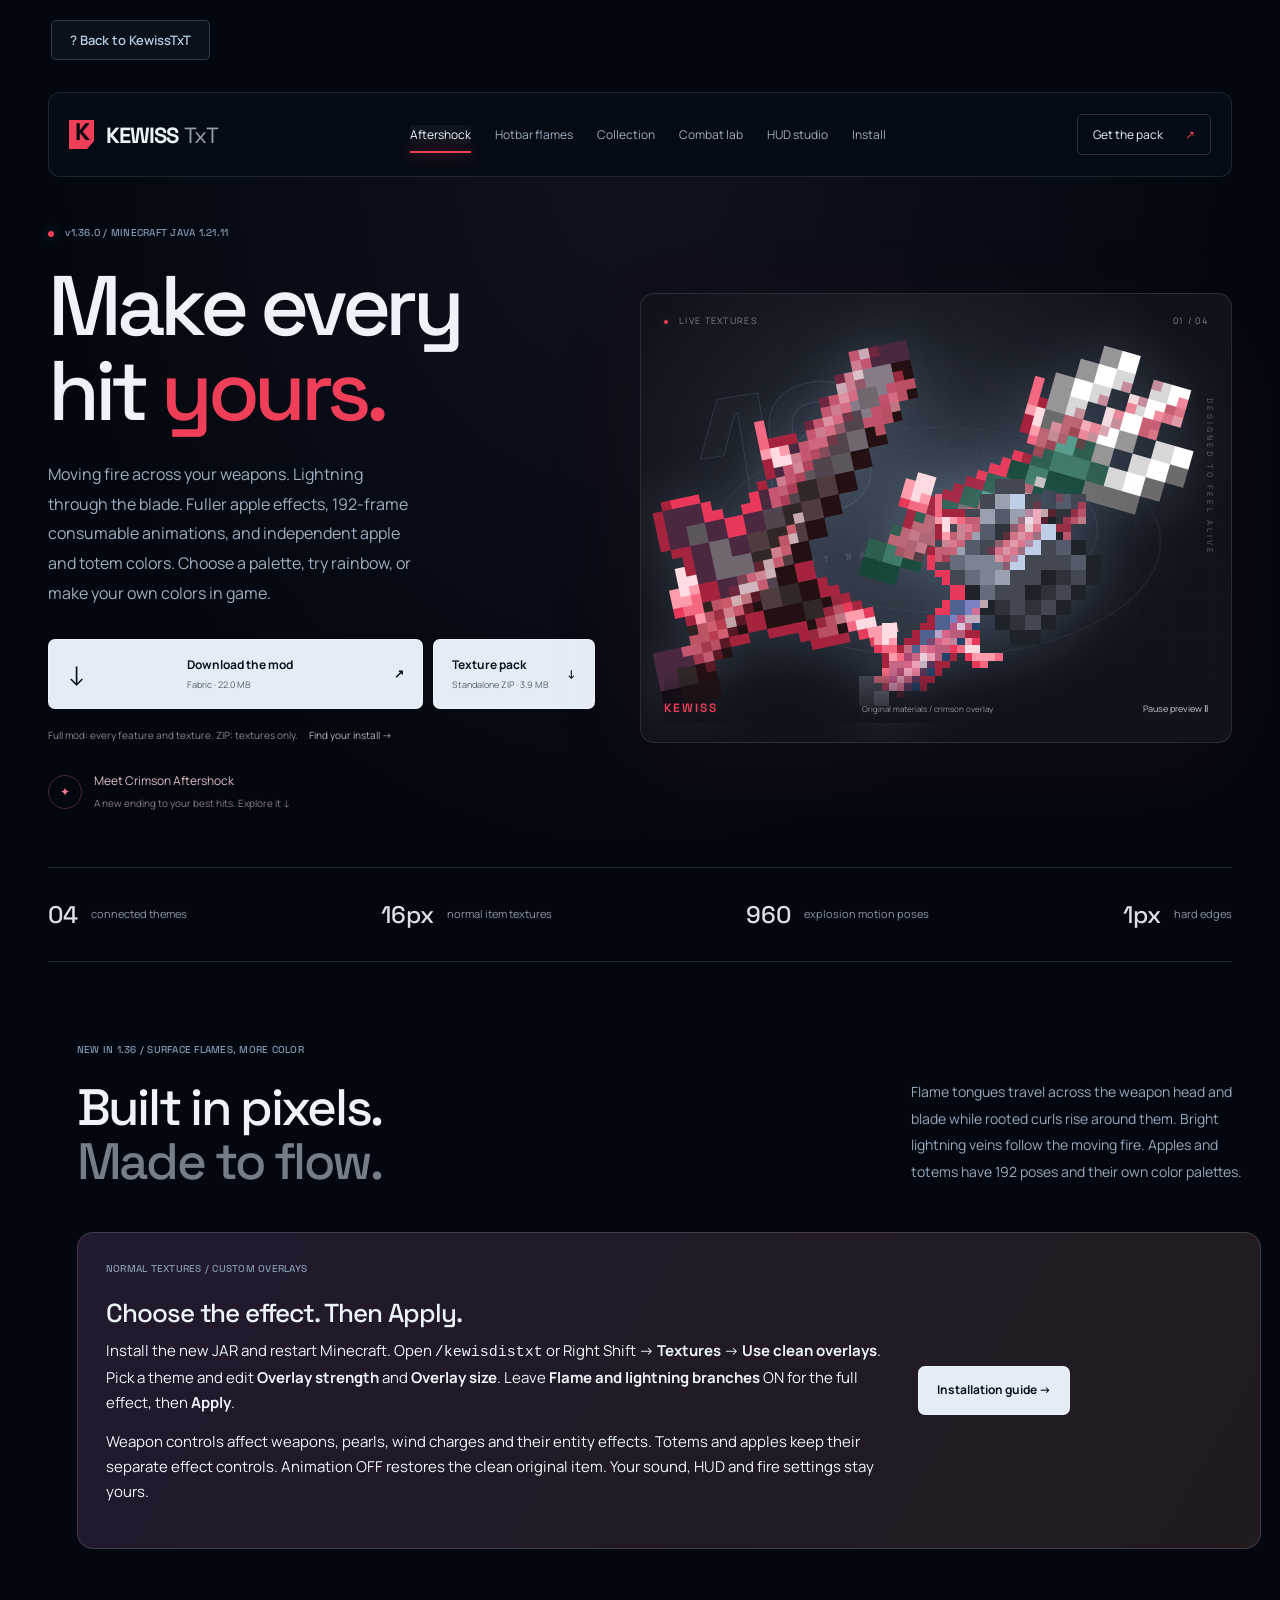
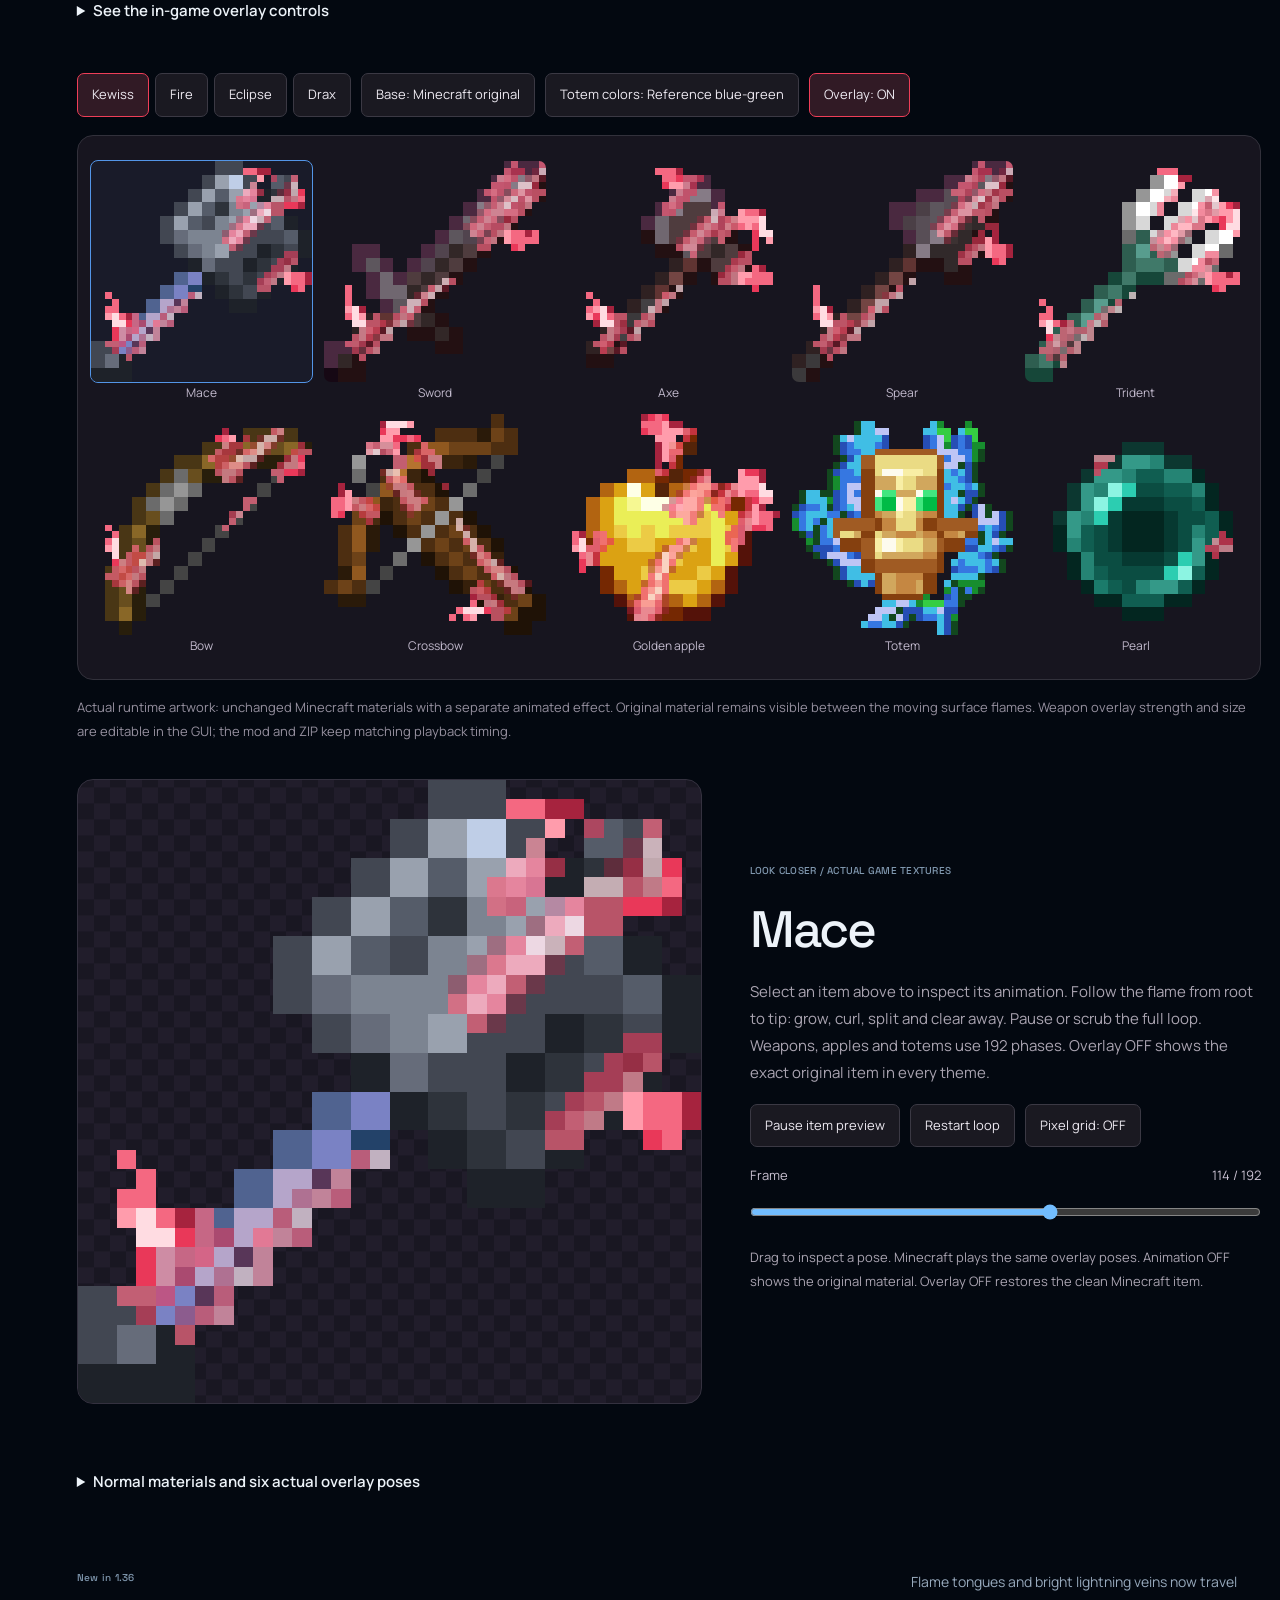
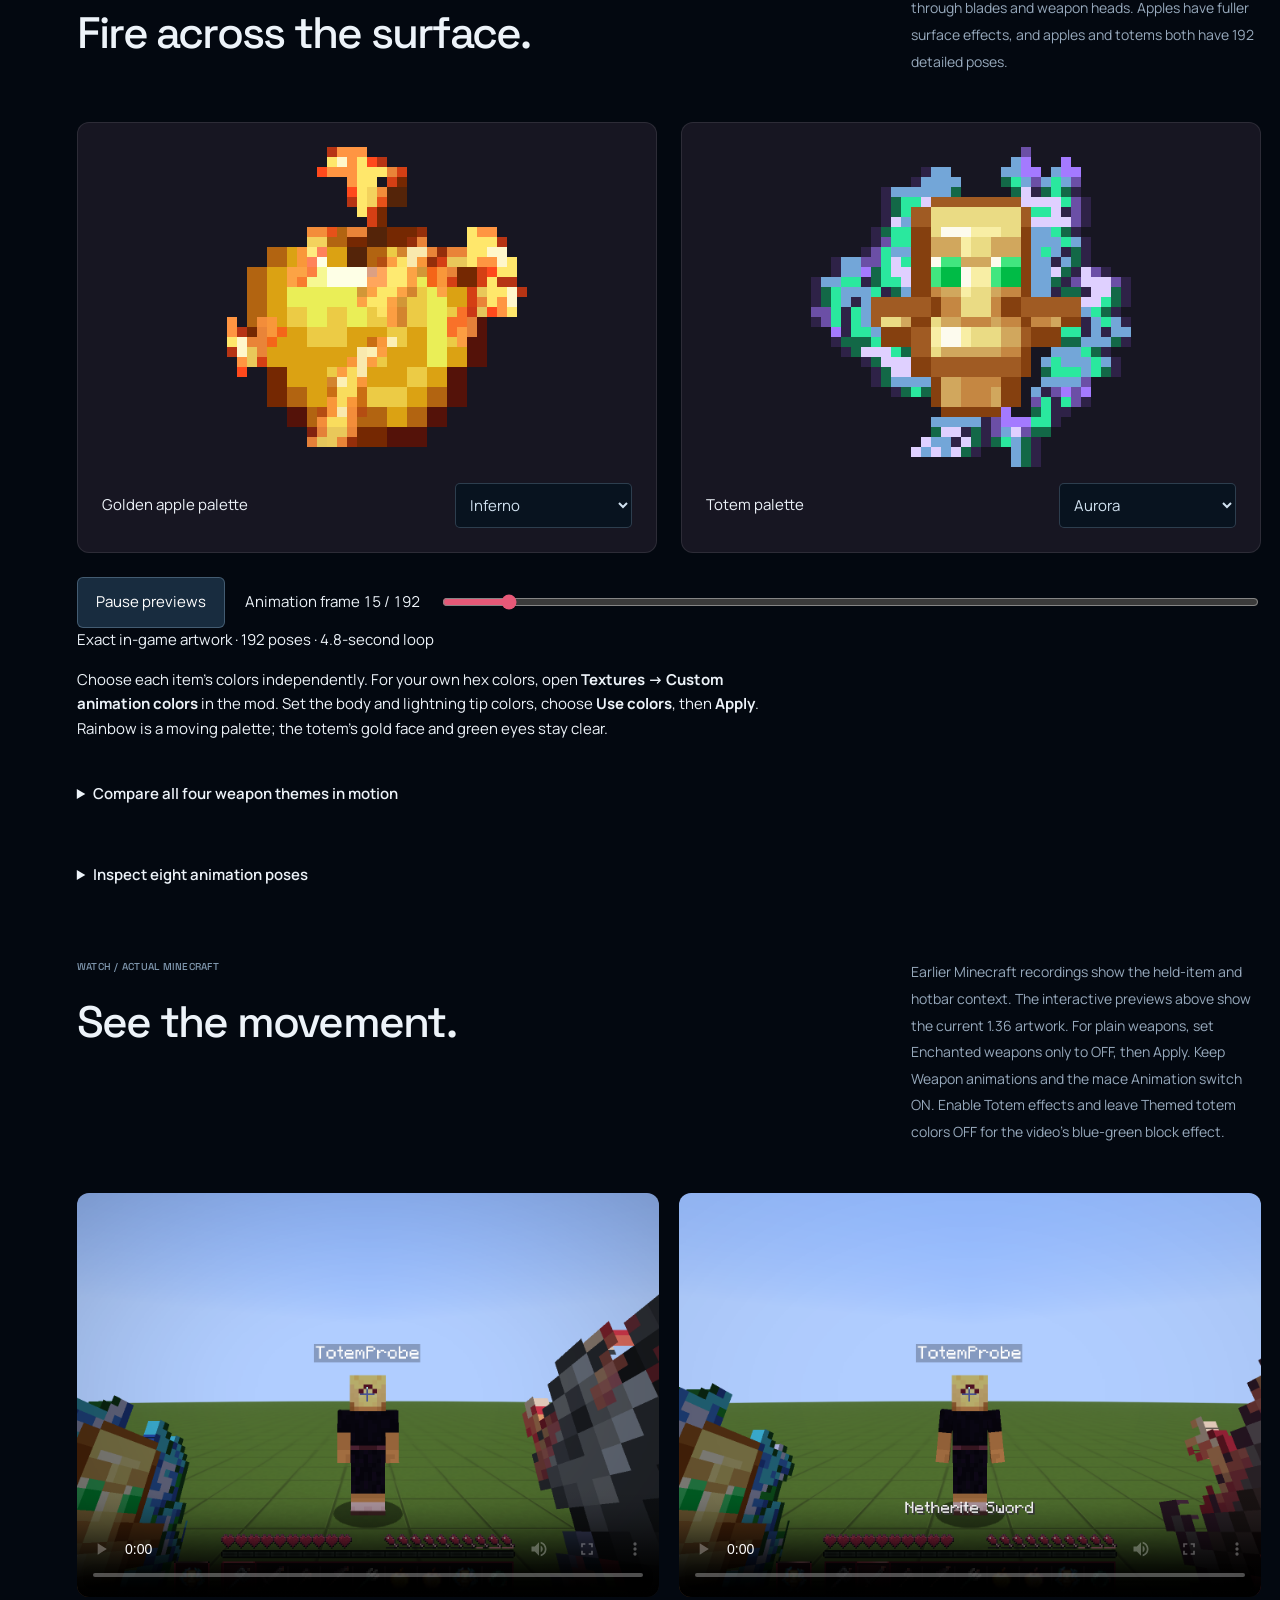
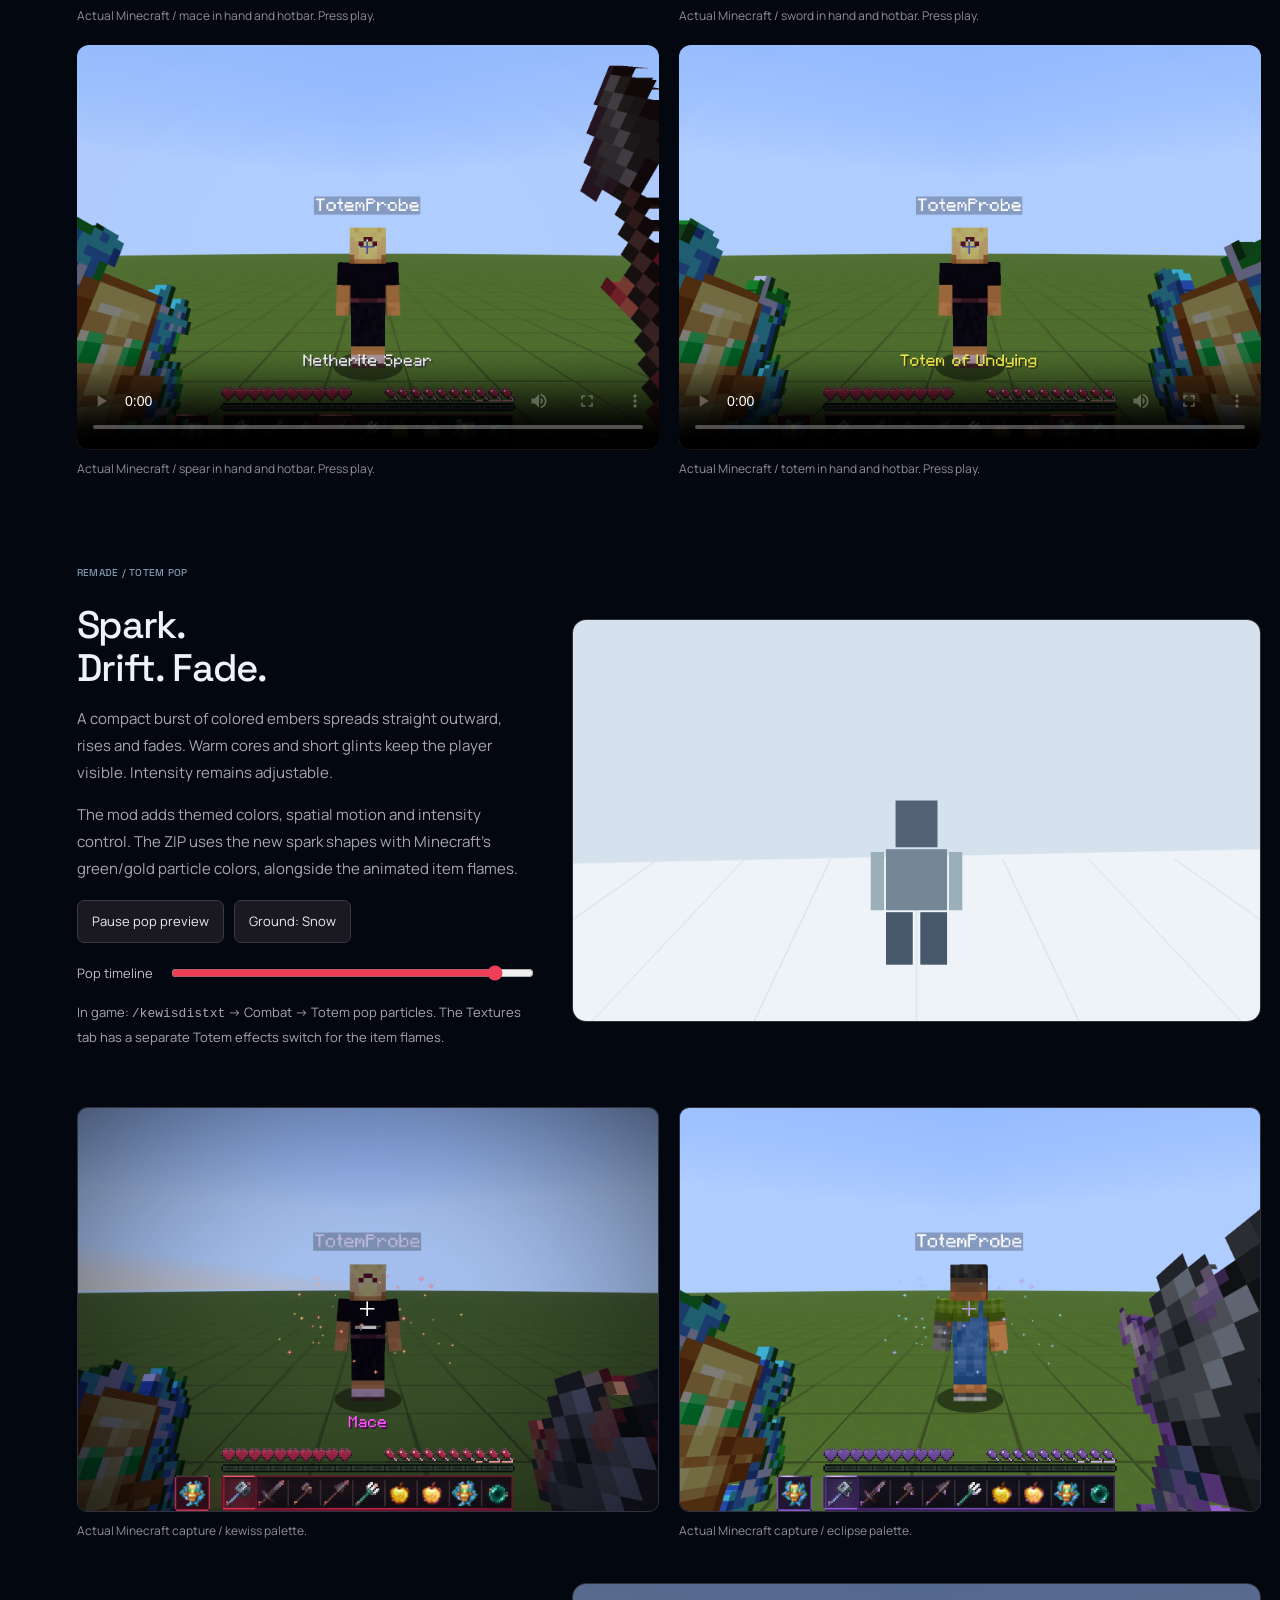
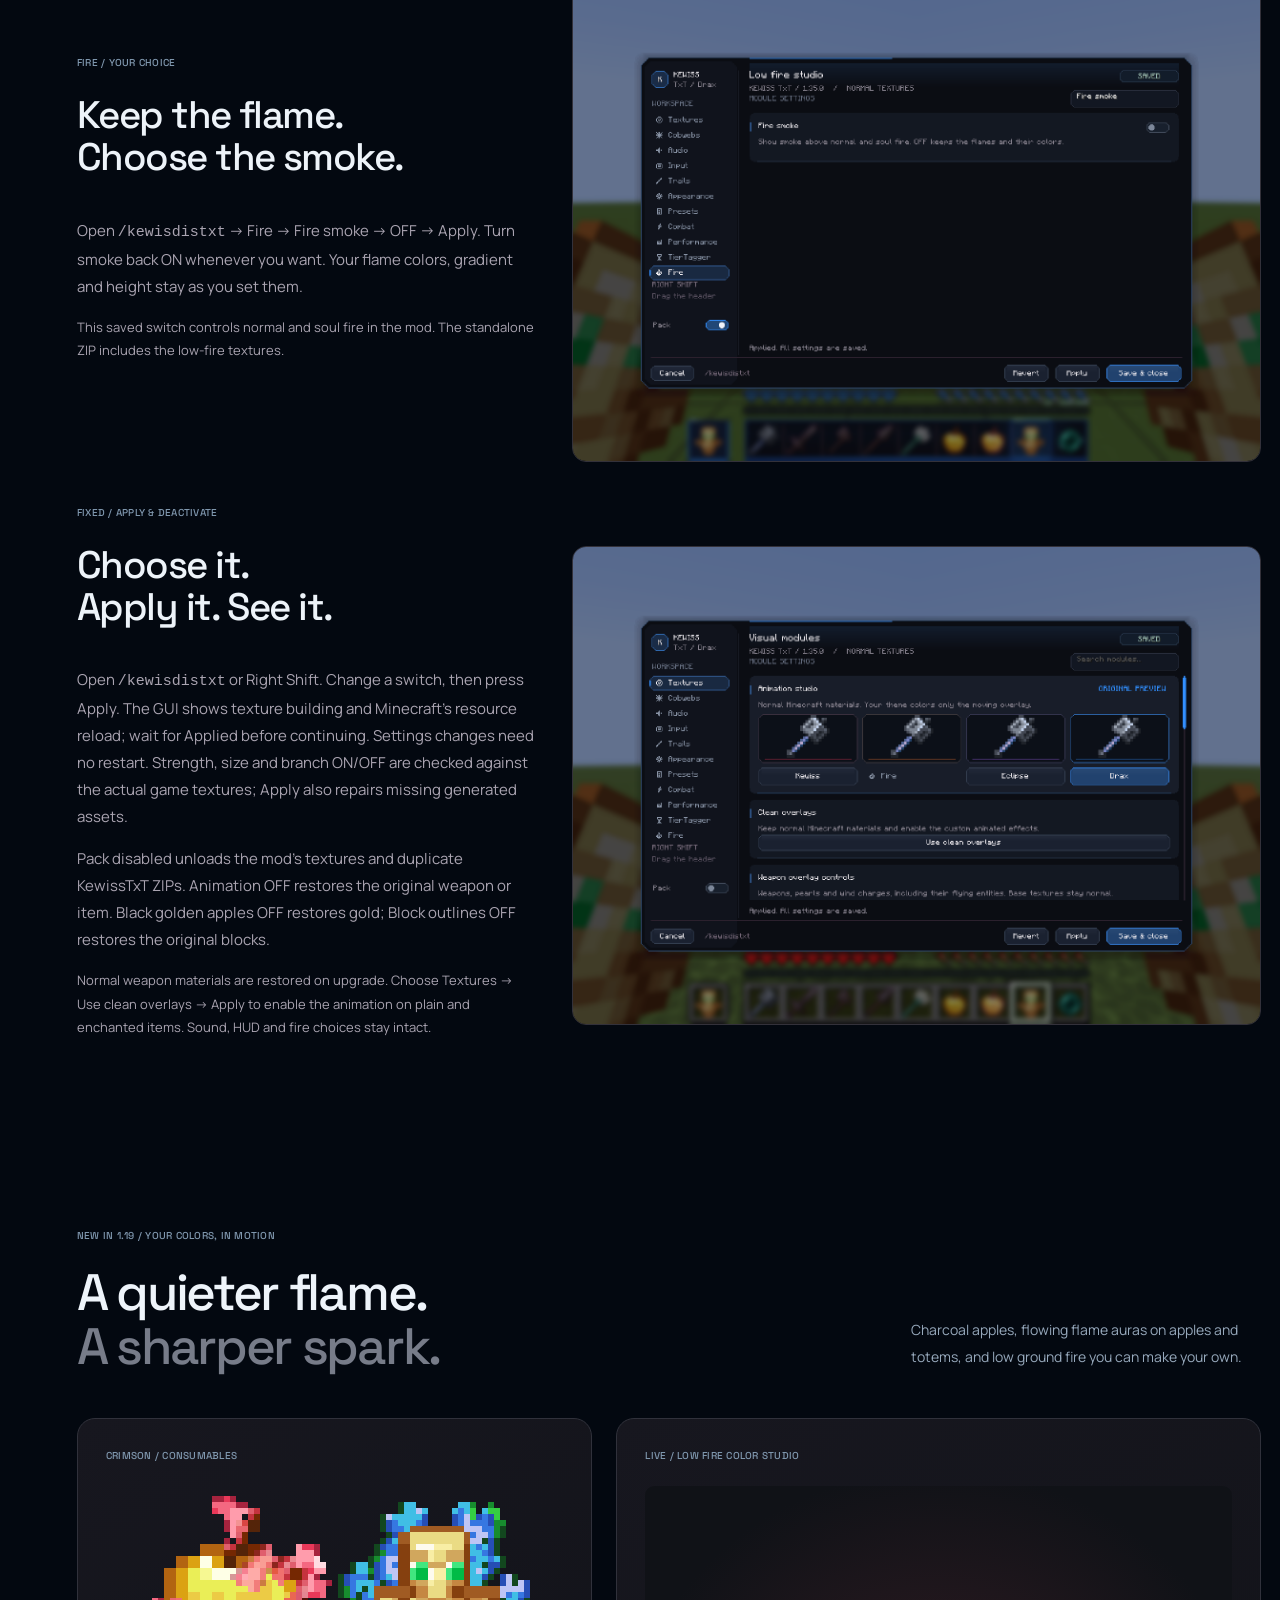
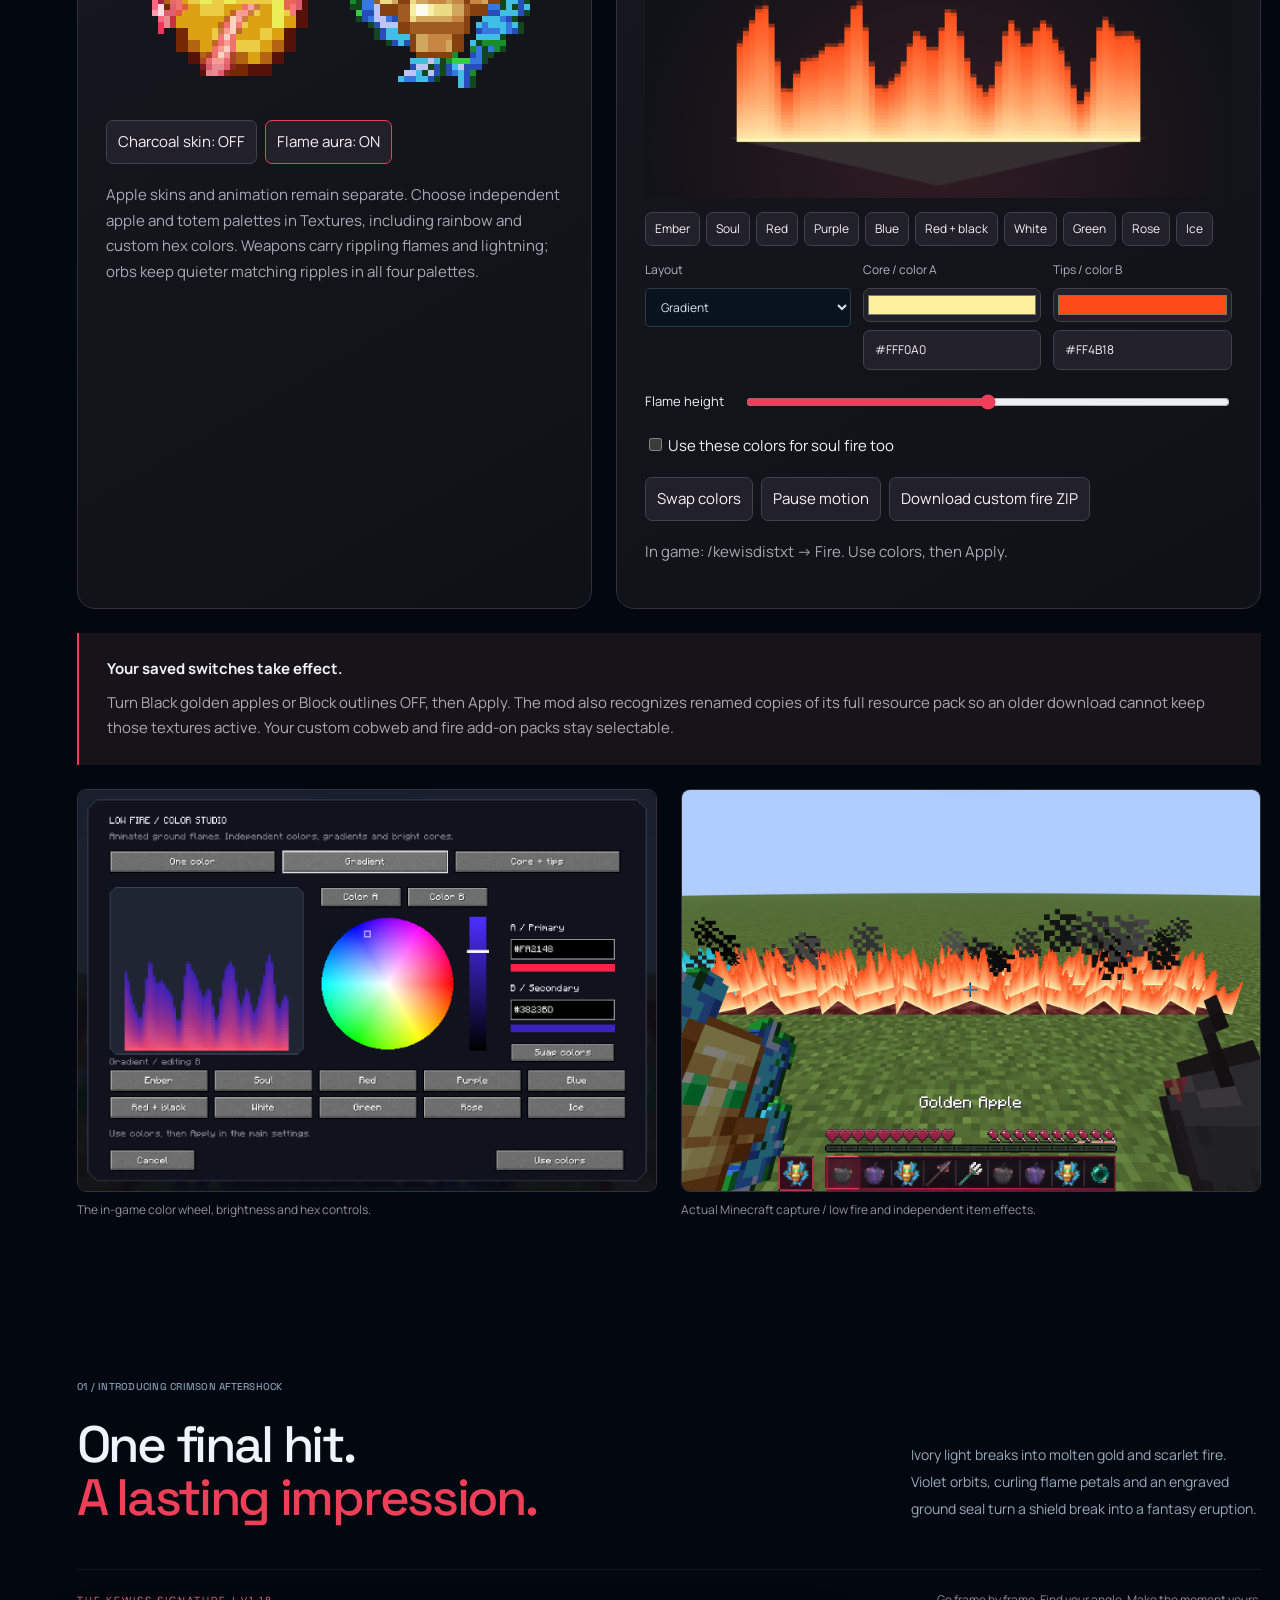
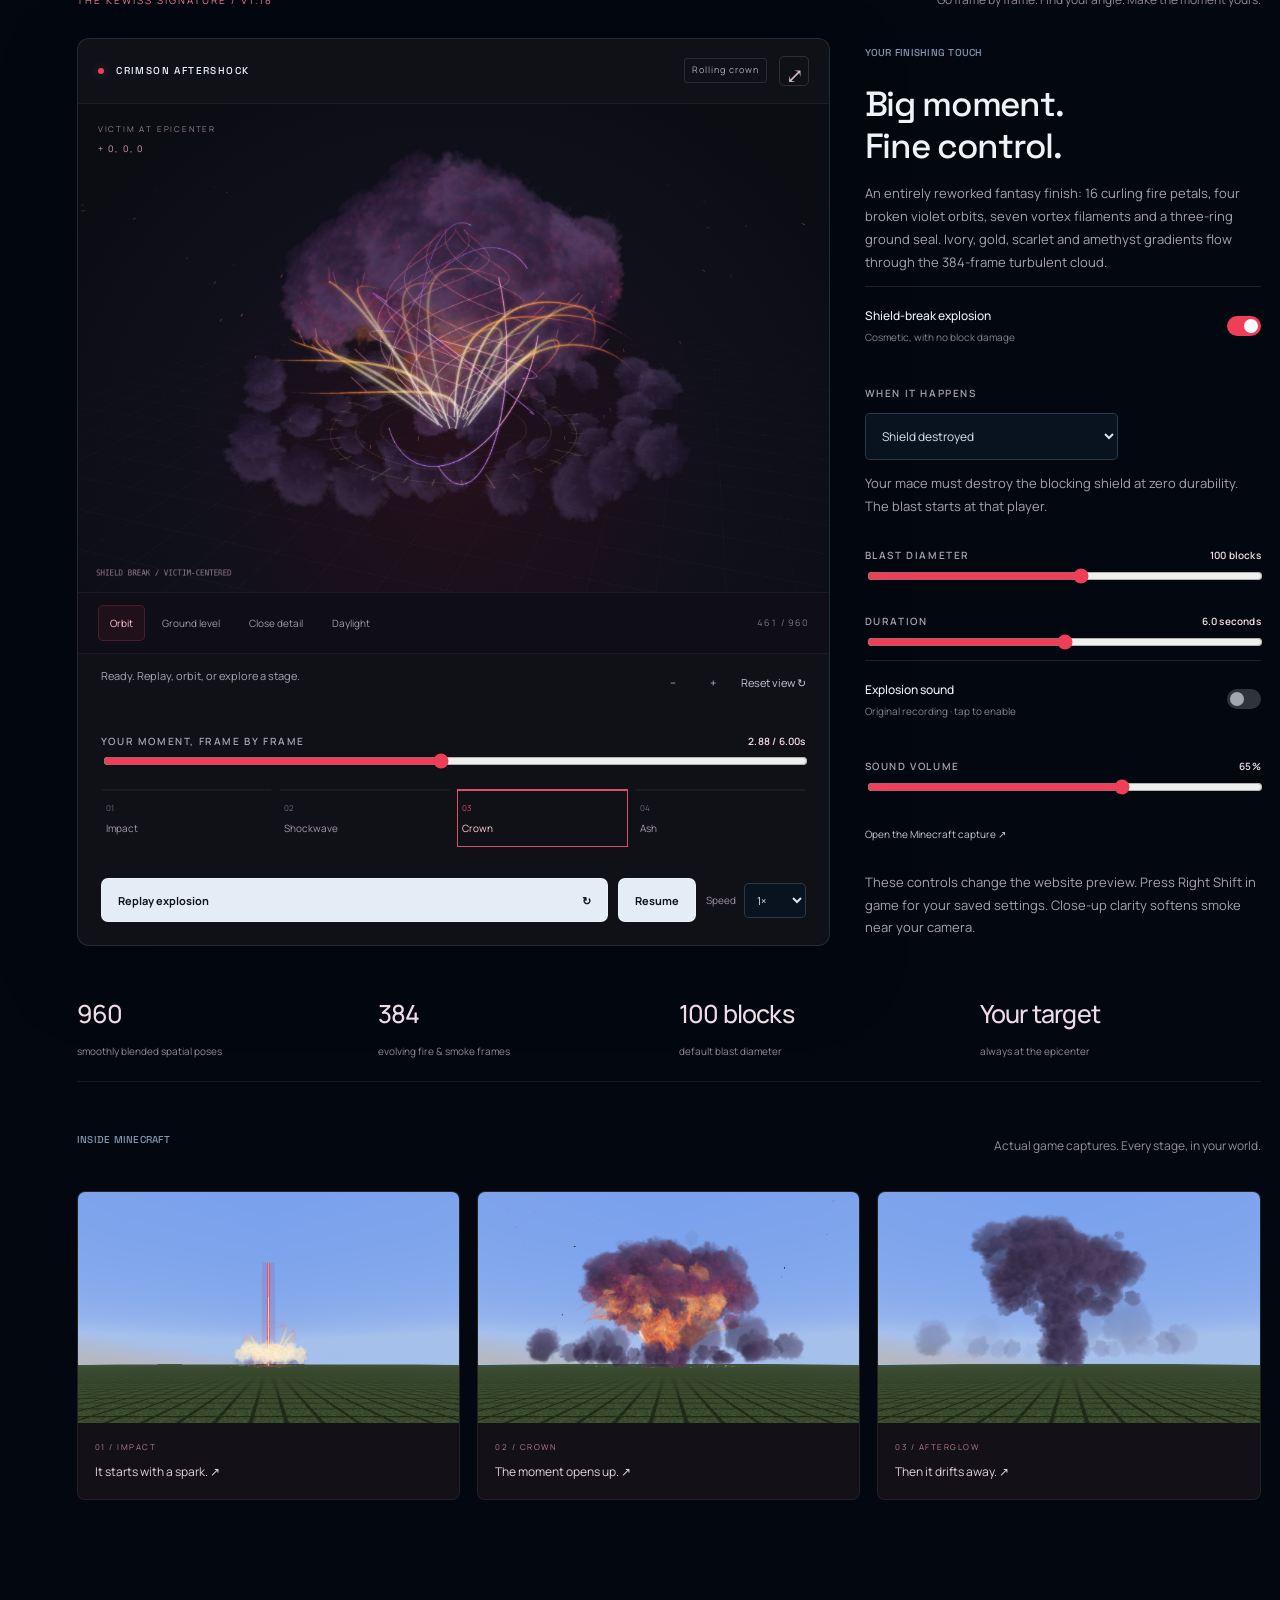
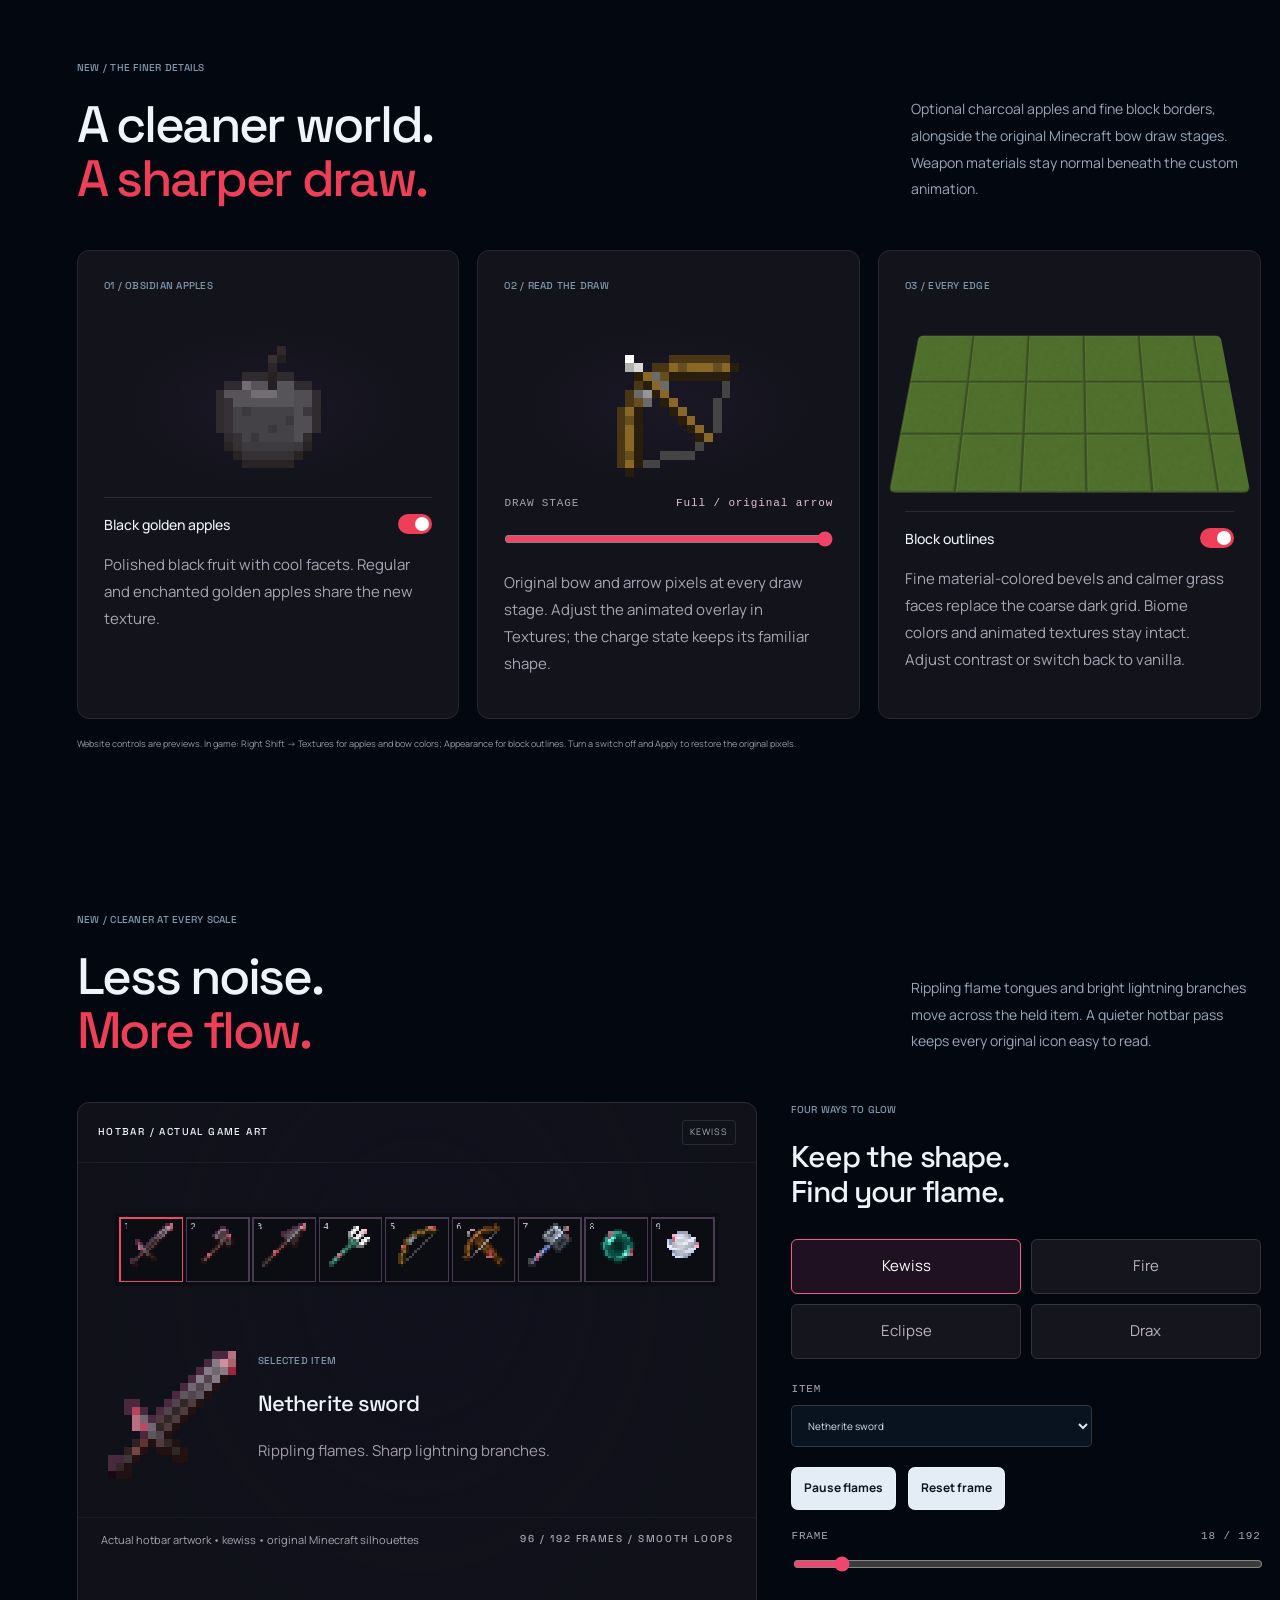
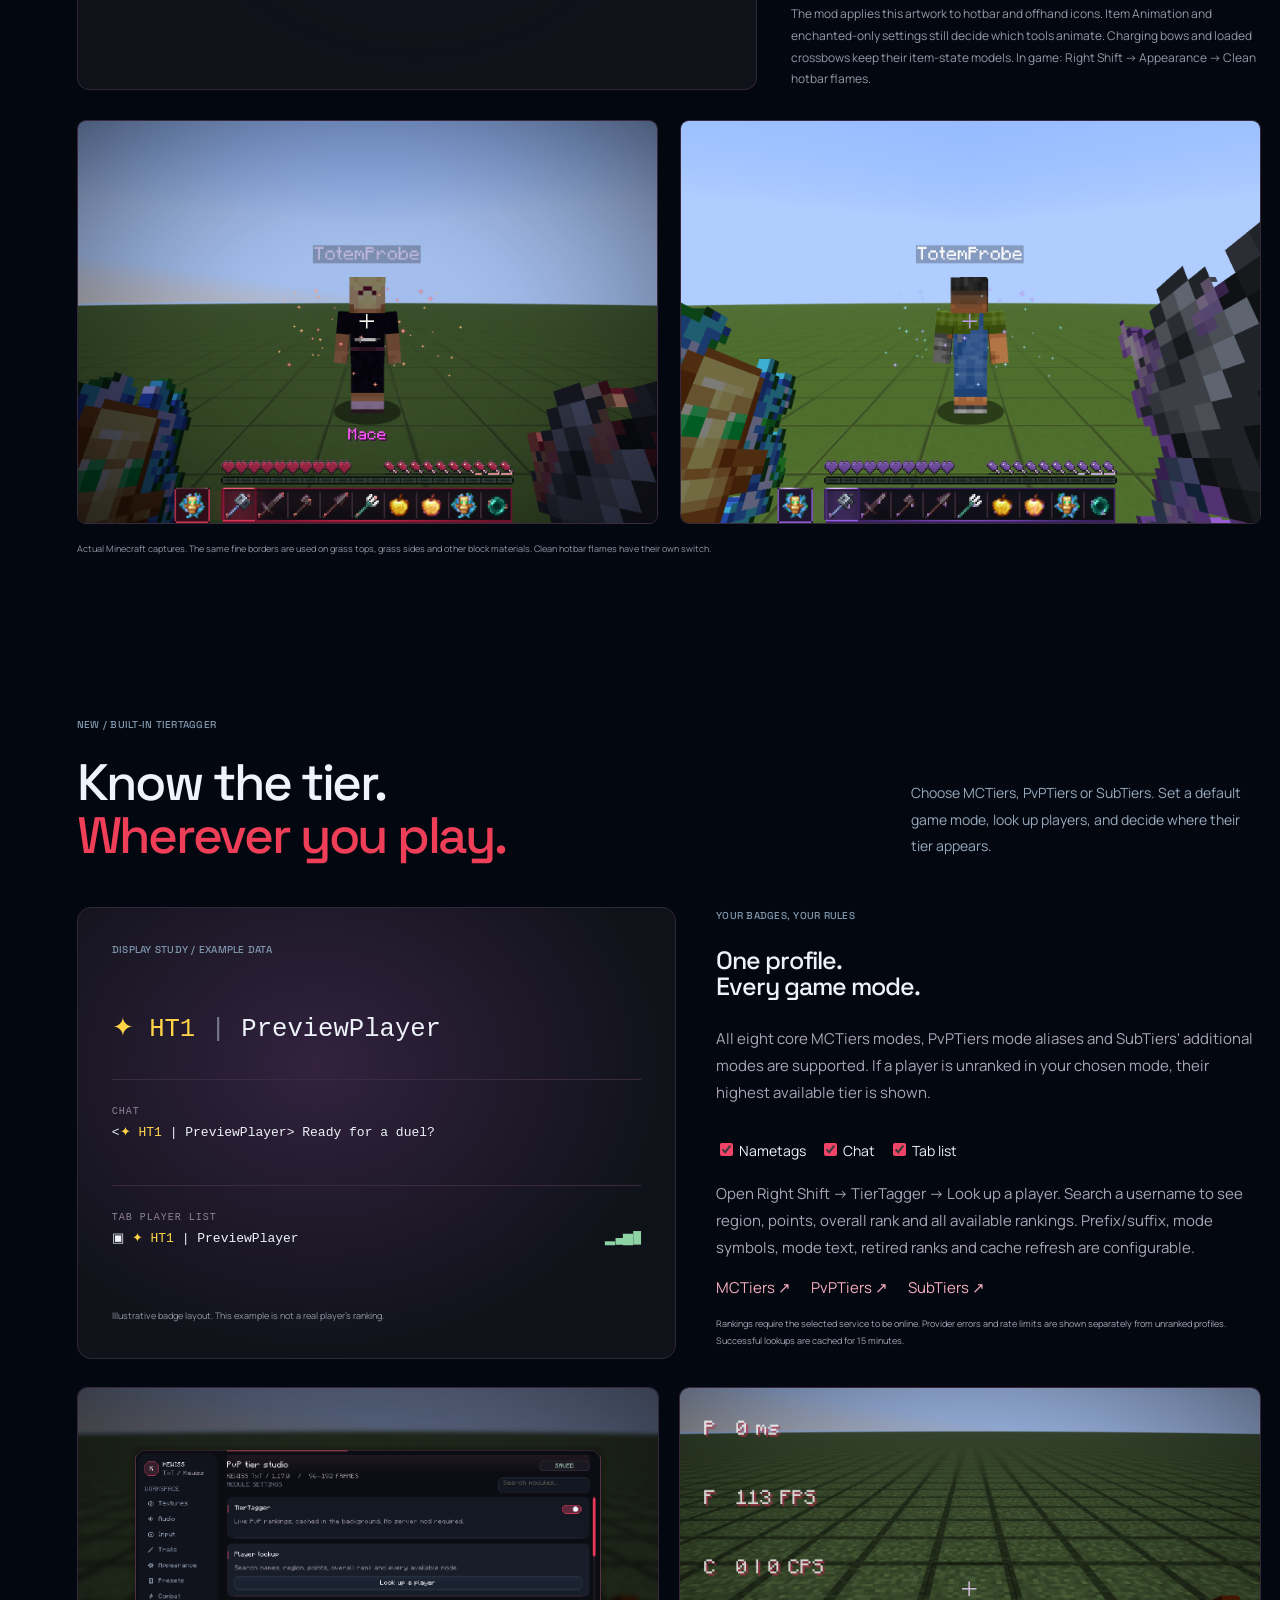
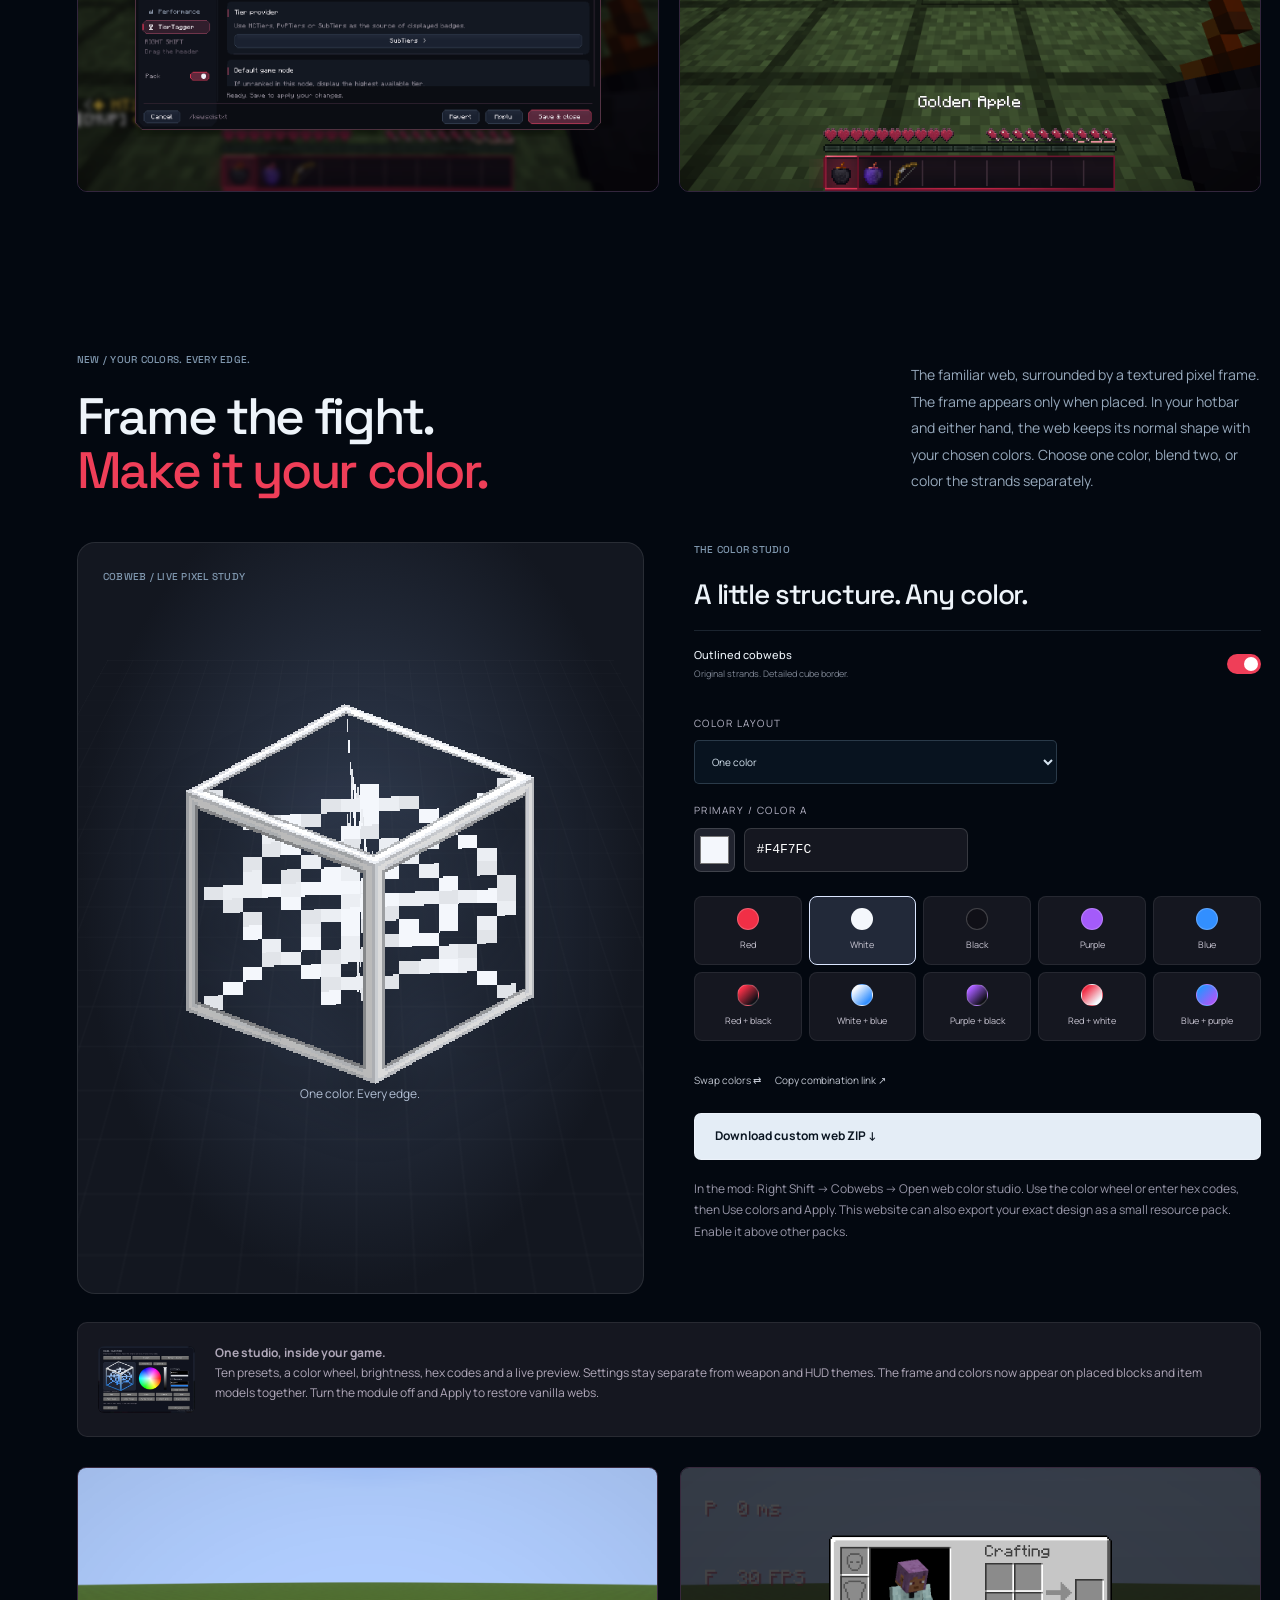
<file: lab.html>
<!doctype html>
<html lang="en" data-theme="kewiss">
<head>
  <meta charset="utf-8"><meta name="viewport" content="width=device-width, initial-scale=1"><meta name="theme-color" content="#0d0e11">
  <meta name="description" content="KewissTxT 1.36 for Minecraft 1.21.11. Moving surface flames, lightning, 192-frame apples and totems, independent palettes and custom colors. Download the verified Fabric mod or standalone texture pack.">
  <meta property="og:title" content="KewissTxT — Make every hit yours."><meta property="og:description" content="Fire across your weapons. Fuller apple animations. Independent totem and apple palettes. Try the previews and download KewissTxT 1.36.">
  <title>KewissTxT — Make every hit yours.</title><link rel="icon" href="assets/pack.png"><link rel="stylesheet" href="style.css?v=1.36.0"><script src="app.js?v=1.36.0" defer></script>
<link rel="stylesheet" href="studio.css?v=1.36.0"><script src="studio.js?v=1.36.0" defer></script>
<link rel="stylesheet" href="finish.css?v=1.36.0"><script src="explosion-view.js?v=1.36.0" defer></script><script src="fantasy-geometry.js?v=1.36.0" defer></script><script src="finish.js?v=1.36.0" defer></script>
<link rel="stylesheet" href="aftershock.css?v=1.36.0"><script src="aftershock.js?v=1.36.0" defer></script>
<link rel="stylesheet" href="web-studio.css?v=1.36.0"><script src="web-studio.js?v=1.36.0" defer></script><link rel="stylesheet" href="details117.css?v=1.36.0"><script src="details117.js?v=1.36.0" defer></script><link rel="stylesheet" href="clean118.css?v=1.36.0"><script src="clean118.js?v=1.36.0" defer></script><link rel="stylesheet" href="enhancements119.css?v=1.36.0"><script src="enhancements119.js?v=1.36.0" defer></script><link rel="stylesheet" href="finish120.css?v=1.36.0"><script src="finish120.js?v=1.36.0" defer></script><style id="native125-style">.native125-motion{margin:56px 0}.native125-motion h3{font-size:clamp(28px,4vw,44px);line-height:1.12}.native125-motion video{display:block;width:100%;height:auto;aspect-ratio:36/25;background:#14131c;border-radius:12px}.native125-motion .section-heading{align-items:start}</style><style id="totem128-style">.totem128-study{margin:48px 0}.totem128-study h3{font-size:clamp(26px,4vw,40px);line-height:1.15}.totem128-study p{max-width:720px}.totem128-strip{overflow-x:auto;border-radius:12px}.totem128-study img{display:block;width:100%;min-width:960px;height:auto;image-rendering:pixelated}</style><style>.natural129-study{margin:32px 0}.natural129-study summary{cursor:pointer;padding:18px 0;font-weight:600}.natural129-study img{display:block;width:100%;min-width:960px;height:auto;image-rendering:pixelated}</style><style>.natural129-study{margin:32px 0}.natural129-study summary{cursor:pointer;padding:18px 0;font-weight:600}.natural129-study img{display:block;width:100%;min-width:960px;height:auto;image-rendering:pixelated}</style><style id="reference130-style">.reference130-setup{display:flex;align-items:center;gap:32px;padding:28px;margin:28px 0;background:linear-gradient(120deg,#21192d,#211b20);border:1px solid #7d647a66;border-radius:16px}.reference130-setup h3{font-size:26px;margin:6px 0 12px}.reference130-setup p{max-width:780px}.reference130-setup a{flex-shrink:0}.reference130-setup code{overflow-wrap:anywhere}@media(max-width:700px){.reference130-setup{display:block;padding:20px}.reference130-setup a{margin-top:16px}}.totem128-study img{min-width:800px}</style><link rel="stylesheet" href="pixel131.css?v=1.36.0"><script src="pixel131.js?v=1.36.0" defer></script><link rel="stylesheet" href="storm135.css?v=1.36.0"><link rel="stylesheet" href="surface136.css?v=1.36.0"><script src="surface136.js?v=1.36.0" defer></script><link rel="stylesheet" href="lab-eclipse.css"><link rel="stylesheet" href="lab-orbital.css"><link rel="stylesheet" href="deep-space.css"></head>
<body class="deep-space deep-space-lab"><a class="lab-home" href="index.html">? Back to KewissTxT</a>
  <a class="skip" href="#main">Skip to content</a><div class="scroll-progress" aria-hidden="true"></div>
  <header class="nav wrap"><a class="brand" href="#" aria-label="KewissTxT home"><span class="brand-mark" aria-hidden="true">K</span>KEWISS<span class="brand-thin">TxT</span></a><nav aria-label="Main navigation"><a href="#finisher">Aftershock</a><a href="#hotbar-flames">Hotbar flames</a><a href="#collection">Collection</a><a href="#combat">Combat lab</a><a href="#hud-lab">HUD studio</a><a href="#install">Install</a></nav><a class="nav-download" href="#downloads">Get the pack <span aria-hidden="true">↗</span></a></header>
  <main id="main">
    <section class="hero wrap">
      <div class="hero-copy"><p class="eyebrow"><span class="status-dot"></span> v1.36.0 / MINECRAFT JAVA 1.21.11</p><h1>Make every<br>hit <em>yours.</em></h1><p class="lead">Moving fire across your weapons. Lightning through the blade. Fuller apple effects, 192-frame consumable animations, and independent apple and totem colors. Choose a palette, try rainbow, or make your own colors in game.</p>
        <div class="downloads" id="downloads"><a class="button primary" href="downloads/kewisstxt-1.36.0.jar" download><span class="download-icon" aria-hidden="true">↓</span><span>Download the mod<small>Fabric · <span data-size="jar">Java 21+</span></small></span><span aria-hidden="true">↗</span></a><a class="button secondary" href="downloads/KewissTxT-1.21.11.zip?v=1.36.0" download><span>Texture pack<small>Standalone ZIP · <span data-size="zip">1.21.11</span></small></span><span aria-hidden="true">↓</span></a></div><p class="hero-note">Full mod: every feature and texture. ZIP: textures only. <a href="#install">Find your install →</a></p><a class="aftershock-link" href="#finisher"><span aria-hidden="true">✦</span><span>Meet Crimson Aftershock<small>A new ending to your best hits. Explore it ↓</small></span></a>
      </div>
      <div class="hero-art" aria-label="Live preview of the actual Kewiss weapon textures"><div class="art-grid" aria-hidden="true"></div><div class="orbit orbit-one" aria-hidden="true"></div><div class="orbit orbit-two" aria-hidden="true"></div><div class="art-top"><span><i class="status-dot"></i> LIVE TEXTURES</span><span class="theme-count">01 / 04</span></div><span class="vertical-label" aria-hidden="true">DESIGNED TO FEEL ALIVE</span>
        <div class="hero-weapon hero-sword"><canvas class="sprite" data-item="netherite_sword" width="64" height="64" aria-label="Animated netherite sword"></canvas></div><div class="hero-weapon hero-axe"><canvas class="sprite" data-item="trident" width="64" height="64" aria-label="Animated 192-frame trident texture"></canvas></div><div class="hero-weapon hero-mace"><canvas class="sprite" data-item="mace" width="64" height="64" aria-label="Animated 192-frame mace"></canvas></div><span class="hero-edition" aria-hidden="true">16<span>MINECRAFT BASE</span></span><div class="art-bottom"><span class="crimson-tag">KEWISS</span><span class="art-description">Crimson / black / rose light</span><button id="animation-toggle" aria-pressed="true" aria-label="Pause all animation previews">Pause preview <span aria-hidden="true">Ⅱ</span></button></div>
      </div>
    </section>
    <div class="specs wrap"><span><b>04</b> connected themes</span><span><b>16px</b> normal item textures</span><span><b>960</b> explosion motion poses</span><span><b>1px</b> hard edges</span></div>
    <section class="section wrap" id="finish120" aria-labelledby="finish120-title"><div class="section-heading reveal"><div><p class="eyebrow">NEW IN 1.36 / SURFACE FLAMES, MORE COLOR</p><h2 id="finish120-title">Built in pixels.<br><span>Made to flow.</span></h2></div><p>Flame tongues travel across the weapon head and blade while rooted curls rise around them. Bright lightning veins follow the moving fire. Apples and totems have 192 poses and their own color palettes.</p></div>
<aside class="reference130-setup" id="reference-setup"><div><p class="eyebrow">NORMAL TEXTURES / CUSTOM OVERLAYS</p><h3>Choose the effect. Then Apply.</h3><p>Install the new JAR and restart Minecraft. Open <code>/kewisdistxt</code> or Right Shift → <strong>Textures</strong> → <strong>Use clean overlays</strong>. Pick a theme and edit <strong>Overlay strength</strong> and <strong>Overlay size</strong>. Leave <strong>Flame and lightning branches</strong> ON for the full effect, then <strong>Apply</strong>.</p><p>Weapon controls affect weapons, pearls, wind charges and their entity effects. Totems and apples keep their separate effect controls. Animation OFF restores the clean original item. Your sound, HUD and fire settings stay yours.</p></div><a class="button secondary" href="#install">Installation guide →</a></aside><details class="pixel131-study" id="overlay132-proof"><summary>See the in-game overlay controls</summary><div class="totem128-strip"><img loading="lazy" src="assets/overlay132-controls.png?v=1.36.0" width="1440" height="1000" alt="Actual Minecraft GUI with saved Overlay strength and Overlay size controls"></div></details><div class="finish120-toolbar"><div class="finish120-themes" role="group" aria-label="Item finish palette"><button type="button" data-finish120-theme="kewiss" aria-pressed="true">Kewiss</button><button type="button" data-finish120-theme="fire" aria-pressed="false">Fire</button><button type="button" data-finish120-theme="eclipse" aria-pressed="false">Eclipse</button><button type="button" data-finish120-theme="drax" aria-pressed="false">Drax</button></div><button type="button" id="finish120-material" aria-pressed="false" disabled title="Weapon and item base textures always remain Minecraft originals">Base: Minecraft original</button><button type="button" id="totem131-colors" aria-pressed="false">Totem colors: Reference blue-green</button><button type="button" id="finish120-motion" aria-pressed="true">Overlay: ON</button></div>
<div class="finish120-items"><figure><canvas width="160" height="160" tabindex="0" role="button" aria-pressed="false" data-finish120-item="mace" aria-label="Mace theme animation"></canvas><figcaption>Mace</figcaption></figure><figure><canvas width="160" height="160" tabindex="0" role="button" aria-pressed="false" data-finish120-item="netherite_sword" aria-label="Sword theme animation"></canvas><figcaption>Sword</figcaption></figure><figure><canvas width="160" height="160" tabindex="0" role="button" aria-pressed="false" data-finish120-item="netherite_axe" aria-label="Axe theme animation"></canvas><figcaption>Axe</figcaption></figure><figure><canvas width="160" height="160" tabindex="0" role="button" aria-pressed="false" data-finish120-item="netherite_spear" aria-label="Spear theme animation"></canvas><figcaption>Spear</figcaption></figure><figure><canvas width="160" height="160" tabindex="0" role="button" aria-pressed="false" data-finish120-item="trident" aria-label="Trident theme animation"></canvas><figcaption>Trident</figcaption></figure><figure><canvas width="160" height="160" tabindex="0" role="button" aria-pressed="false" data-finish120-item="bow" aria-label="Bow theme animation"></canvas><figcaption>Bow</figcaption></figure><figure><canvas width="160" height="160" tabindex="0" role="button" aria-pressed="false" data-finish120-item="crossbow_standby" aria-label="Crossbow theme animation"></canvas><figcaption>Crossbow</figcaption></figure><figure><canvas width="160" height="160" tabindex="0" role="button" aria-pressed="false" data-finish120-item="golden_apple" aria-label="Golden apple theme animation"></canvas><figcaption>Golden apple</figcaption></figure><figure><canvas width="160" height="160" tabindex="0" role="button" aria-pressed="false" data-finish120-item="totem_of_undying" aria-label="Totem theme animation"></canvas><figcaption>Totem</figcaption></figure><figure><canvas width="160" height="160" tabindex="0" role="button" aria-pressed="false" data-finish120-item="ender_pearl" aria-label="Pearl theme animation"></canvas><figcaption>Pearl</figcaption></figure></div><p class="finish120-caption">Actual runtime artwork: unchanged Minecraft materials with a separate animated effect. Original material remains visible between the moving surface flames. Weapon overlay strength and size are editable in the GUI; the mod and ZIP keep matching playback timing.</p>
<div class="ribbon122-lab"><div class="ribbon122-stage"><canvas id="ribbon122-inspector" width="512" height="512" aria-label="Large animated item preview"></canvas></div><div class="ribbon122-controls"><p class="eyebrow">LOOK CLOSER / ACTUAL GAME TEXTURES</p><h3 id="ribbon122-item">Mace</h3><p>Select an item above to inspect its animation. Follow the flame from root to tip: grow, curl, split and clear away. Pause or scrub the full loop. Weapons, apples and totems use 192 phases. Overlay OFF shows the exact original item in every theme.</p><div class="finish120-toolbar"><button type="button" id="ribbon122-play" aria-pressed="false">Pause item preview</button><button type="button" id="ribbon122-reset">Restart loop</button><button type="button" id="pixel131-grid" aria-pressed="false">Pixel grid: OFF</button></div><label for="ribbon122-time">Frame <output id="ribbon122-frame">1 / 192</output></label><input id="ribbon122-time" type="range" min="0" max="999" value="0" aria-label="Item animation position"><p class="finish120-caption">Drag to inspect a pose. Minecraft plays the same overlay poses. Animation OFF shows the original material. Overlay OFF restores the clean Minecraft item.</p></div></div><details class="pixel131-study"><summary>Normal materials and six actual overlay poses</summary><div class="totem128-strip"><img loading="lazy" src="assets/pixel-weapon-poses131.png?v=1.36.0" width="1152" height="672" alt="Six actual mace, sword and axe poses with small native hotbar samples"></div></details><section class="surface136" id="surface136" aria-labelledby="surface136-title">
<div class="section-heading"><div><p class="eyebrow">New in 1.36</p><h3 id="surface136-title">Fire across the surface.</h3></div><p>Flame tongues and bright lightning veins now travel through blades and weapon heads. Apples have fuller surface effects, and apples and totems both have 192 detailed poses.</p></div>
<div class="surface136-palettes">
<figure><canvas id="apple136-canvas" width="320" height="320" role="img" aria-label="Animated golden apple in the selected palette"></canvas><figcaption><label for="apple136-palette">Golden apple palette</label><select id="apple136-palette"><option value="theme">Kewiss theme</option><option value="original">Original blue-green</option><option value="inferno" selected>Inferno</option><option value="soul">Soul</option><option value="aurora">Aurora</option><option value="amethyst">Amethyst</option><option value="rose">Rose</option><option value="solar">Solar</option><option value="toxic">Toxic</option><option value="ocean">Ocean</option><option value="frost">Frost</option><option value="rainbow">Rainbow</option></select></figcaption></figure><figure><canvas id="totem136-canvas" width="320" height="320" role="img" aria-label="Animated totem in the selected palette"></canvas><figcaption><label for="totem136-palette">Totem palette</label><select id="totem136-palette"><option value="theme">Kewiss theme</option><option value="original">Original blue-green</option><option value="inferno">Inferno</option><option value="soul">Soul</option><option value="aurora" selected>Aurora</option><option value="amethyst">Amethyst</option><option value="rose">Rose</option><option value="solar">Solar</option><option value="toxic">Toxic</option><option value="ocean">Ocean</option><option value="frost">Frost</option><option value="rainbow">Rainbow</option></select></figcaption></figure>
</div><div class="surface136-playback"><button id="surface136-play" type="button">Pause previews</button><label for="surface136-time">Animation frame <output id="surface136-frame">1 / 192</output></label><input id="surface136-time" type="range" min="0" max="191" value="0" step="1" aria-label="Inspect apple and totem animation frame"></div>
<p id="surface136-status" role="status">Loading palette previews…</p>
<p class="surface136-help">Choose each item’s colors independently. For your own hex colors, open <strong>Textures → Custom animation colors</strong> in the mod. Set the body and lightning tip colors, choose <strong>Use colors</strong>, then <strong>Apply</strong>. Rainbow is a moving palette; the totem’s gold face and green eyes stay clear.</p>
<details><summary>Compare all four weapon themes in motion</summary><picture><source media="(prefers-reduced-motion: reduce)" srcset="assets/flames136.png?v=1.36.0"><img loading="lazy" src="assets/flames136.gif?v=1.36.0" width="768" height="768" alt="Current mace, sword, apple and totem animations in Kewiss, Fire, Eclipse and Drax, with native hotbar samples"></picture></details>
<details><summary>Inspect eight animation poses</summary><a href="assets/flames136-storyboard.png?v=1.36.0"><img loading="lazy" src="assets/flames136-storyboard.png?v=1.36.0" width="1536" height="896" alt="Eight exact 1.36 runtime poses of the mace, sword, golden apple and totem in the Fire palette"></a></details>
</section><div class="native125-motion"><div class="section-heading"><div><p class="eyebrow">WATCH / ACTUAL MINECRAFT</p><h3>See the movement.</h3></div><p>Earlier Minecraft recordings show the held-item and hotbar context. The interactive previews above show the current 1.36 artwork. For plain weapons, set Enchanted weapons only to OFF, then Apply. Keep Weapon animations and the mace Animation switch ON. Enable Totem effects and leave Themed totem colors OFF for the video’s blue-green block effect.</p></div><div class="finish120-captures"><figure><video controls playsinline preload="metadata" poster="assets/native-mace-motion.png?v=1.36.0" aria-label="Actual Minecraft mace animation"><source src="assets/native-mace-motion.mp4?v=1.36.0" type="video/mp4"></video><figcaption>Actual Minecraft / mace in hand and hotbar. Press play.</figcaption></figure><figure><video controls playsinline preload="metadata" poster="assets/native-sword-motion.png?v=1.36.0" aria-label="Actual Minecraft sword animation"><source src="assets/native-sword-motion.mp4?v=1.36.0" type="video/mp4"></video><figcaption>Actual Minecraft / sword in hand and hotbar. Press play.</figcaption></figure><figure><video controls playsinline preload="metadata" poster="assets/native-spear-motion.png?v=1.36.0" aria-label="Actual Minecraft spear animation"><source src="assets/native-spear-motion.mp4?v=1.36.0" type="video/mp4"></video><figcaption>Actual Minecraft / spear in hand and hotbar. Press play.</figcaption></figure><figure><video controls playsinline preload="metadata" poster="assets/native-totem-motion.png?v=1.36.0" aria-label="Actual Minecraft totem animation"><source src="assets/native-totem-motion.mp4?v=1.36.0" type="video/mp4"></video><figcaption>Actual Minecraft / totem in hand and hotbar. Press play.</figcaption></figure></div></div><div class="finish120-pop"><div><p class="eyebrow">REMADE / TOTEM POP</p><h3>Spark.<br>Drift. Fade.</h3><p>A compact burst of colored embers spreads straight outward, rises and fades. Warm cores and short glints keep the player visible. Intensity remains adjustable.</p><p>The mod adds themed colors, spatial motion and intensity control. The ZIP uses the new spark shapes with Minecraft’s green/gold particle colors, alongside the animated item flames.</p><div class="finish120-toolbar"><button type="button" id="pop120-play" aria-pressed="false">Pause pop preview</button><button type="button" id="pop120-ground">Ground: Snow</button></div><label class="pop120-scrub">Pop timeline<input id="pop120-time" type="range" min="0" max="111" value="24" aria-label="Totem pop animation time"></label><p class="finish120-caption">In game: <code>/kewisdistxt</code> → Combat → Totem pop particles. The Textures tab has a separate Totem effects switch for the item flames.</p></div><canvas id="pop120-canvas" width="720" height="420" aria-label="Interactive colored spark totem-pop preview"></canvas></div>
<div class="finish120-captures"><figure><img loading="lazy" src="assets/finish122-kewiss.png?v=1.36.0" width="1440" height="1000" alt="Actual Minecraft kewiss flames over weapon faces and golden totem"><figcaption>Actual Minecraft capture / kewiss palette.</figcaption></figure><figure><img loading="lazy" src="assets/finish122-eclipse.png?v=1.36.0" width="1440" height="1000" alt="Actual Minecraft eclipse flames over weapon faces and golden totem"><figcaption>Actual Minecraft capture / eclipse palette.</figcaption></figure></div>
<div class="finish121-smoke"><div><p class="eyebrow">FIRE / YOUR CHOICE</p><h3>Keep the flame.<br>Choose the smoke.</h3><p>Open <code>/kewisdistxt</code> → Fire → Fire smoke → OFF → Apply. Turn smoke back ON whenever you want. Your flame colors, gradient and height stay as you set them.</p><p class="finish120-caption">This saved switch controls normal and soul fire in the mod. The standalone ZIP includes the low-fire textures.</p></div><img src="assets/fire-smoke-controls121.png?v=1.36.0" width="1440" height="1000" loading="lazy" alt="The saved Fire smoke OFF control in Minecraft"></div><div class="finish121-smoke"><div><p class="eyebrow">FIXED / APPLY &amp; DEACTIVATE</p><h3>Choose it.<br>Apply it. See it.</h3><p>Open <code>/kewisdistxt</code> or Right Shift. Change a switch, then press Apply. The GUI shows texture building and Minecraft's resource reload; wait for Applied before continuing. Settings changes need no restart. Strength, size and branch ON/OFF are checked against the actual game textures; Apply also repairs missing generated assets.</p><p>Pack disabled unloads the mod's textures and duplicate KewissTxT ZIPs. Animation OFF restores the original weapon or item. Black golden apples OFF restores gold; Block outlines OFF restores the original blocks.</p><p class="finish120-caption">Normal weapon materials are restored on upgrade. Choose Textures → Use clean overlays → Apply to enable the animation on plain and enchanted items. Sound, HUD and fire choices stay intact.</p></div><img src="assets/deactivate122-controls.png?v=1.36.0" width="1440" height="1000" loading="lazy" alt="Minecraft settings after Apply deactivated the texture pack"></div></section>
<section class="section wrap" id="fire-studio" aria-labelledby="fire-title">
<div class="section-heading reveal"><div><p class="eyebrow">NEW IN 1.19 / YOUR COLORS, IN MOTION</p><h2 id="fire-title">A quieter flame.<br><span>A sharper spark.</span></h2></div><p>Charcoal apples, flowing flame auras on apples and totems, and low ground fire you can make your own.</p></div>
<div class="upgrade119-grid"><article class="upgrade119-panel"><p class="eyebrow">CRIMSON / CONSUMABLES</p><div class="consumable119-row"><canvas id="apple119" width="192" height="192" aria-label="Animated charcoal golden apple"></canvas><canvas id="totem119" width="192" height="192" aria-label="Totem with blue-green flame branches"></canvas></div><div class="upgrade119-actions"><button id="apple119-skin" type="button" aria-pressed="false">Charcoal skin: OFF</button><button id="item119-bolts" type="button" aria-pressed="true">Flame aura: ON</button></div><p>Apple skins and animation remain separate. Choose independent apple and totem palettes in Textures, including rainbow and custom hex colors. Weapons carry rippling flames and lightning; orbs keep quieter matching ripples in all four palettes.</p></article>
<article class="upgrade119-panel"><p class="eyebrow">LIVE / LOW FIRE COLOR STUDIO</p><canvas id="fire119" width="480" height="256" aria-label="Custom low ground fire preview"></canvas><div id="fire119-presets" class="upgrade119-presets"></div><div class="fire119-fields"><label>Layout<select id="fire119-mode"><option value="solid">One color</option><option value="gradient" selected>Gradient</option><option value="separate">Core + tips</option></select></label><label>Core / color A<input id="fire119-a" type="color" value="#fff0a0"><input id="fire119-hex-a" value="#FFF0A0" maxlength="7" aria-label="Fire primary hex color"></label><label>Tips / color B<input id="fire119-b" type="color" value="#ff4b18"><input id="fire119-hex-b" value="#FF4B18" maxlength="7" aria-label="Fire secondary hex color"></label></div><label class="fire119-height">Flame height<input id="fire119-height" type="range" min="0" max="100" value="50"></label><label><input id="fire119-soul" type="checkbox"> Use these colors for soul fire too</label><div class="upgrade119-actions"><button id="fire119-swap" type="button">Swap colors</button><button id="fire119-pause" type="button" aria-pressed="false">Pause motion</button><button id="fire119-export" type="button">Download custom fire ZIP</button></div><p id="fire119-status" role="status">In game: /kewisdistxt → Fire. Use colors, then Apply.</p></article></div>
<div class="upgrade119-note"><strong>Your saved switches take effect.</strong><p>Turn Black golden apples or Block outlines OFF, then Apply. The mod also recognizes renamed copies of its full resource pack so an older download cannot keep those textures active. Your custom cobweb and fire add-on packs stay selectable.</p></div><div class="upgrade119-captures"><figure><img loading="lazy" src="assets/fire-color-studio119.png?v=1.36.0" width="1440" height="1000" alt="Minecraft low fire color studio with hue wheel, brightness and custom gradient"><figcaption>The in-game color wheel, brightness and hex controls.</figcaption></figure><figure><img loading="lazy" src="assets/lightning-fire119.png?v=1.36.0" width="1440" height="1000" alt="Minecraft charcoal apples, blue-green totem effects and low ground fire"><figcaption>Actual Minecraft capture / low fire and independent item effects.</figcaption></figure></div>
</section>
<section class="section wrap finisher-section" id="finisher" aria-labelledby="finisher-title">
      <div class="section-heading reveal"><div><p class="eyebrow">01 / INTRODUCING CRIMSON AFTERSHOCK</p><h2 id="finisher-title">One final hit.<br><em>A lasting impression.</em></h2></div><p>Ivory light breaks into molten gold and scarlet fire. Violet orbits, curling flame petals and an engraved ground seal turn a shield break into a fantasy eruption.</p></div>
      <div class="aftershock-intro"><span class="edition-label">THE KEWISS SIGNATURE / V1.18</span><p>Go frame by frame. Find your angle. Make the moment yours.</p></div>
      <div class="finisher-layout">
        <div class="finisher-view" id="finisher-view" data-backdrop="studio"><div class="finisher-bar"><span class="mono"><i class="status-dot"></i> CRIMSON AFTERSHOCK</span><span class="pill" id="blast-stage">Rolling crown</span><button id="blast-expand" class="viewer-icon" aria-label="Expand explosion viewer" aria-pressed="false">⤢</button></div>
          <div class="blast-viewport"><canvas id="explosion-canvas" width="1000" height="650" aria-label="Interactive three-dimensional preview of the crimson explosion. Drag to orbit, use arrow keys to turn, plus and minus to zoom." tabindex="0"></canvas><div id="blast-loading" class="blast-loading"><span class="loading-orbit" aria-hidden="true"></span><span>Preparing your aftershock…</span></div><div class="view-badge" aria-hidden="true">VICTIM AT EPICENTER <span>+ 0, 0, 0</span></div></div>
          <div class="camera-presets" role="group" aria-label="Explosion camera"><button data-blast-camera="orbit" aria-pressed="true">Orbit</button><button data-blast-camera="ground" aria-pressed="false">Ground level</button><button data-blast-camera="detail" aria-pressed="false">Close detail</button><button id="blast-backdrop" aria-pressed="false">Daylight</button><span class="frame-counter" id="blast-frame">346 / 960</span></div>
          <div class="blast-caption"><span id="blast-status" role="status">Loading the animation study…</span><span class="blast-camera-tools"><button class="text-button" id="blast-zoom-out" aria-label="Zoom out of explosion">−</button><button class="text-button" id="blast-zoom-in" aria-label="Zoom into explosion">+</button><button class="text-button" id="blast-camera">Reset view ↻</button></span></div>
          <div class="blast-timeline"><label for="blast-time">YOUR MOMENT, FRAME BY FRAME <output id="blast-time-value">2.88 / 6.00s</output></label><input type="range" id="blast-time" min="0" max="1000" value="480" aria-label="Explosion timeline"><div class="phase-buttons" role="group" aria-label="Jump to explosion stage"><button data-blast-phase=".03" aria-pressed="false"><span>01</span> Impact</button><button data-blast-phase=".18" aria-pressed="false"><span>02</span> Shockwave</button><button data-blast-phase=".48" aria-pressed="true"><span>03</span> Crown</button><button data-blast-phase=".82" aria-pressed="false"><span>04</span> Ash</button></div></div>
          <div class="blast-actions"><button class="button primary" id="blast-replay">Replay explosion <span>↻</span></button><button class="button secondary" id="blast-pause" aria-pressed="true">Resume</button><label class="playback-speed">Speed<select id="blast-speed" aria-label="Explosion playback speed"><option value=".5">0.5×</option><option value="1" selected>1×</option><option value="1.25">1.25×</option></select></label></div>
        </div>
        <div class="finisher-controls"><p class="eyebrow">YOUR FINISHING TOUCH</p><h3>Big moment.<br>Fine control.</h3><p>An entirely reworked fantasy finish: 16 curling fire petals, four broken violet orbits, seven vortex filaments and a three-ring ground seal. Ivory, gold, scarlet and amethyst gradients flow through the 384-frame turbulent cloud.</p>
          <div class="setting-row"><span><strong>Shield-break explosion</strong><small>Cosmetic, with no block damage</small></span><button class="switch" id="blast-enabled" role="switch" aria-checked="true" aria-label="Preview shield explosion"><span></span></button></div>
          <label class="blast-label" for="blast-trigger">WHEN IT HAPPENS</label><select id="blast-trigger"><option value="shield">Shield destroyed</option><option value="totem">Shield + totem pop within 1s</option><option value="kill">Shield + kill within 1s</option></select>
          <p class="trigger-detail" id="trigger-detail">Your mace must destroy the blocking shield at zero durability. The blast starts at that player.</p>
          <label class="blast-label" for="blast-size">BLAST DIAMETER <output id="blast-size-value">100 blocks</output></label><input id="blast-size" type="range" min="48" max="144" value="100" step="1">
          <label class="blast-label" for="blast-duration">DURATION <output id="blast-duration-value">6.0 seconds</output></label><input id="blast-duration" type="range" min="4" max="8" value="6" step="0.1">
          <div class="setting-row"><span><strong>Explosion sound</strong><small>Original recording · tap to enable</small></span><button class="switch" id="blast-sound" role="switch" aria-checked="false" aria-label="Preview explosion sound"><span></span></button></div>
          <label class="blast-label" for="blast-volume">SOUND VOLUME <output id="blast-volume-value">65%</output></label><input id="blast-volume" type="range" min="0" max="100" value="65">
          <button class="text-button blast-capture" id="blast-capture">Open the Minecraft capture ↗</button><p class="preview-help">These controls change the website preview. Press Right Shift in game for your saved settings. Close-up clarity softens smoke near your camera.</p>
        </div>
      </div>
      <div class="blast-facts"><span><b>960</b> smoothly blended spatial poses</span><span><b>384</b> evolving fire & smoke frames</span><span><b>100 blocks</b> default blast diameter</span><span><b>Your target</b> always at the epicenter</span></div>
      <div class="native-gallery"><div class="gallery-heading"><p class="eyebrow">INSIDE MINECRAFT</p><p>Actual game captures. Every stage, in your world.</p></div><div class="capture-grid">
        <button data-game-capture="assets/explosion-impact.png" data-caption="Actual Minecraft capture · first impact"><img width="1440" height="1000" src="assets/explosion-impact.png?v=1.36.0" alt="First crimson impact in Minecraft" loading="lazy"><span><small>01 / IMPACT</small>It starts with a spark. ↗</span></button>
        <button data-game-capture="assets/explosion-crown.png" data-caption="Actual Minecraft capture · rolling fire and smoke crown"><img width="1440" height="1000" src="assets/explosion-crown.png?v=1.36.0" alt="Detailed crimson smoke crown in Minecraft" loading="lazy"><span><small>02 / CROWN</small>The moment opens up. ↗</span></button>
        <button data-game-capture="assets/explosion-ash.png" data-caption="Actual Minecraft capture · cooling ash"><img width="1440" height="1000" src="assets/explosion-ash.png?v=1.36.0" alt="Fading charcoal smoke in Minecraft" loading="lazy"><span><small>03 / AFTERGLOW</small>Then it drifts away. ↗</span></button>
      </div></div>
    </section>


<section class="section wrap" id="details-studio" aria-labelledby="details-title">
 <div class="section-heading reveal"><div><p class="eyebrow">NEW / THE FINER DETAILS</p><h2 id="details-title">A cleaner world.<br><em>A sharper draw.</em></h2></div><p>Optional charcoal apples and fine block borders, alongside the original Minecraft bow draw stages. Weapon materials stay normal beneath the custom animation.</p></div>
 <div class="detail-grid">
  <article class="detail-card"><p class="eyebrow">01 / OBSIDIAN APPLES</p><div class="pixel-stage"><img width="16" height="16" id="apple-study" src="assets/golden_apple.png?v=1.36.0" alt="Black golden apple with an obsidian body and warm stem"></div><div class="setting-row"><strong>Black golden apples</strong><button id="apple-preview-toggle" class="switch" role="switch" aria-checked="true" aria-label="Preview black golden apples"><span></span></button></div><p>Polished black fruit with cool facets. Regular and enchanted golden apples share the new texture.</p></article>
  <article class="detail-card"><p class="eyebrow">02 / READ THE DRAW</p><div class="pixel-stage"><img width="64" height="64" id="bow-study" src="assets/bow_pulling_2.png?v=1.36.0" alt="Original Minecraft bow at full draw"></div><label for="bow-stage">DRAW STAGE <output id="bow-stage-label">Full / original arrow</output></label><input id="bow-stage" type="range" min="0" max="2" step="1" value="2"><p>Original bow and arrow pixels at every draw stage. Adjust the animated overlay in Textures; the charge state keeps its familiar shape.</p></article>
  <article class="detail-card"><p class="eyebrow">03 / EVERY EDGE</p><div class="block-study" id="block-study" aria-label="Preview tiled outlined grass textures"></div><div class="setting-row"><strong>Block outlines</strong><button id="block-preview-toggle" class="switch" role="switch" aria-checked="true" aria-label="Preview outlined block textures"><span></span></button></div><p>Fine material-colored bevels and calmer grass faces replace the coarse dark grid. Biome colors and animated textures stay intact. Adjust contrast or switch back to vanilla.</p></article>
 </div><p class="preview-help">Website controls are previews. In game: Right Shift → Textures for apples and bow colors; Appearance for block outlines. Turn a switch off and Apply to restore the original pixels.</p>
</section>
<section class="section wrap" id="hotbar-flames" aria-labelledby="hotbar-flame-title">
 <div class="section-heading reveal"><div><p class="eyebrow">NEW / CLEANER AT EVERY SCALE</p><h2 id="hotbar-flame-title">Less noise.<br><em>More flow.</em></h2></div><p>Rippling flame tongues and bright lightning branches move across the held item. A quieter hotbar pass keeps every original icon easy to read.</p></div>
 <div class="flame-lab"><div class="flame-view"><div class="finisher-bar"><span class="mono">HOTBAR / ACTUAL GAME ART</span><span class="pill" id="flame-palette-label">KEWISS</span></div><canvas id="flame-hotbar" width="1000" height="260" aria-label="Animated hotbar flames on nine real item textures"></canvas><div class="flame-focus"><canvas id="flame-inspector" width="64" height="64" aria-label="Large preview of the selected hotbar item"></canvas><div><p class="eyebrow">SELECTED ITEM</p><h3 id="flame-item-label">Netherite sword</h3><p>Rippling flames. Sharp lightning branches.</p></div></div><div class="blast-caption"><span id="flame-status" role="status">Loading flame textures…</span><span class="mono">96 / 192 FRAMES / SMOOTH LOOPS</span></div></div>
 <div class="flame-controls"><p class="eyebrow">FOUR WAYS TO GLOW</p><h3>Keep the shape.<br>Find your flame.</h3><div class="flame-themes" role="group" aria-label="Hotbar flame theme"><button data-flame-theme="kewiss" aria-pressed="true">Kewiss</button><button data-flame-theme="fire" aria-pressed="false">Fire</button><button data-flame-theme="eclipse" aria-pressed="false">Eclipse</button><button data-flame-theme="drax" aria-pressed="false">Drax</button></div><label for="flame-item">ITEM</label><select id="flame-item"><option value="netherite_sword">Netherite sword</option><option value="netherite_axe">Netherite axe</option><option value="netherite_spear">Netherite spear</option><option value="trident">Trident</option><option value="bow">Bow</option><option value="crossbow_standby">Crossbow</option><option value="mace">Mace</option><option value="ender_pearl">Ender pearl</option><option value="wind_charge">Wind charge</option></select><div class="flame-buttons"><button class="button secondary" id="flame-pause" aria-pressed="false">Pause flames</button><button class="button secondary" id="flame-reset">Reset frame</button></div><label for="flame-time">FRAME <output id="flame-time-label">1 / 96</output></label><input id="flame-time" type="range" min="0" max="95" step="1" value="0"><p class="preview-help">The mod applies this artwork to hotbar and offhand icons. Item Animation and enchanted-only settings still decide which tools animate. Charging bows and loaded crossbows keep their item-state models. In game: Right Shift → Appearance → Clean hotbar flames.</p></div></div>
 <div class="clean-captures"><a href="assets/clean-kewiss.png" target="_blank" rel="noopener"><img width="1440" height="1000" src="assets/clean-kewiss.png?v=1.36.0" alt="Current Kewiss hotbar icons and fine grass borders in Minecraft" loading="lazy"></a><a href="assets/clean-eclipse.png" target="_blank" rel="noopener"><img width="1440" height="1000" src="assets/clean-eclipse.png?v=1.36.0" alt="Current Eclipse hotbar icons in Minecraft" loading="lazy"></a></div>
 <p class="preview-help">Actual Minecraft captures. The same fine borders are used on grass tops, grass sides and other block materials. Clean hotbar flames have their own switch.</p>
</section>
<section class="section wrap" id="tier-studio" aria-labelledby="tier-title">
 <div class="section-heading reveal"><div><p class="eyebrow">NEW / BUILT-IN TIERTAGGER</p><h2 id="tier-title">Know the tier.<br><em>Wherever you play.</em></h2></div><p>Choose MCTiers, PvPTiers or SubTiers. Set a default game mode, look up players, and decide where their tier appears.</p></div>
 <div class="tier-layout"><div class="tier-example"><p class="eyebrow">DISPLAY STUDY / EXAMPLE DATA</p><div class="tier-name" id="tier-name"><span class="tier-badge">✦ HT1</span> <span class="tier-separator">|</span> PreviewPlayer</div><div class="tier-chat" id="tier-chat"><span class="tiny-label">CHAT</span><p>&lt;<span class="tier-badge">✦ HT1</span> | PreviewPlayer&gt; Ready for a duel?</p></div><div class="tier-tab" id="tier-tab"><span class="tiny-label">TAB PLAYER LIST</span><p>▣ <span class="tier-badge">✦ HT1</span> | PreviewPlayer <span class="ping-bars">▂▄▆█</span></p></div><p class="preview-help">Illustrative badge layout. This example is not a real player's ranking.</p></div>
 <div class="tier-controls"><p class="eyebrow">YOUR BADGES, YOUR RULES</p><h3>One profile.<br>Every game mode.</h3><p>All eight core MCTiers modes, PvPTiers mode aliases and SubTiers' additional modes are supported. If a player is unranked in your chosen mode, their highest available tier is shown.</p><div class="tier-toggle-row"><label><input type="checkbox" id="tier-name-toggle" checked> Nametags</label><label><input type="checkbox" id="tier-chat-toggle" checked> Chat</label><label><input type="checkbox" id="tier-tab-toggle" checked> Tab list</label></div><p>Open Right Shift → TierTagger → Look up a player. Search a username to see region, points, overall rank and all available rankings. Prefix/suffix, mode symbols, mode text, retired ranks and cache refresh are configurable.</p><div class="tier-providers"><a href="https://mctiers.com" target="_blank" rel="noopener">MCTiers ↗</a><a href="https://pvptiers.com" target="_blank" rel="noopener">PvPTiers ↗</a><a href="https://subtiers.net" target="_blank" rel="noopener">SubTiers ↗</a></div><p class="preview-help">Rankings require the selected service to be online. Provider errors and rate limits are shown separately from unranked profiles. Successful lookups are cached for 15 minutes.</p></div></div>
 <div class="tier-native"><a href="assets/tier-settings.png" target="_blank" rel="noopener"><img width="1440" height="1000" src="assets/tier-settings.png?v=1.36.0" alt="TierTagger settings in the Minecraft client" loading="lazy"></a><a href="assets/details-on.png" target="_blank" rel="noopener"><img width="1440" height="1000" src="assets/details-on.png?v=1.36.0" alt="The black golden apple and block outlines in Minecraft" loading="lazy"></a></div>
</section>
    <section class="section wrap" id="web-studio" aria-labelledby="web-title">
 <div class="section-heading reveal"><div><p class="eyebrow">NEW / YOUR COLORS. EVERY EDGE.</p><h2 id="web-title">Frame the fight.<br><em>Make it your color.</em></h2></div><p>The familiar web, surrounded by a textured pixel frame. The frame appears only when placed. In your hotbar and either hand, the web keeps its normal shape with your chosen colors. Choose one color, blend two, or color the strands separately.</p></div>
 <div class="web-layout"><div class="web-preview"><span class="eyebrow">COBWEB / LIVE PIXEL STUDY</span><canvas id="web-canvas" width="256" height="256" role="img" aria-label="Live three-dimensional preview of your custom outlined cobweb"></canvas><p id="web-caption">Loading the original web strands…</p></div>
 <div class="web-controls"><p class="eyebrow">THE COLOR STUDIO</p><h3>A little structure. Any color.</h3><div class="setting-row"><span><strong>Outlined cobwebs</strong><small>Original strands. Detailed cube border.</small></span><button class="switch" id="web-enabled" role="switch" aria-checked="true" aria-label="Preview outlined cobwebs"><span></span></button></div>
 <label for="web-layout">COLOR LAYOUT</label><select id="web-layout"><option value="solid">One color</option><option value="gradient">Top-to-bottom gradient</option><option value="separate">Border + strands</option></select>
 <div class="web-color-row"><div><label id="web-label-a" for="web-hex-a">PRIMARY / COLOR A</label><div class="web-color-input"><input id="web-color-a" type="color" value="#f4f7fc" aria-label="Pick primary web color"><input id="web-hex-a" type="text" value="#F4F7FC" maxlength="7" spellcheck="false" aria-label="Primary hex color"></div></div><div id="web-second"><label id="web-label-b" for="web-hex-b">SECONDARY / COLOR B</label><div class="web-color-input"><input id="web-color-b" type="color" value="#328fff" aria-label="Pick secondary web color"><input id="web-hex-b" type="text" value="#328FFF" maxlength="7" spellcheck="false" aria-label="Secondary hex color"></div></div></div>
 <div class="web-presets" id="web-presets" role="group" aria-label="Web color presets"></div><div class="web-actions"><button class="text-button" id="web-swap">Swap colors ⇄</button><button class="text-button" id="web-share">Copy combination link ↗</button></div><div class="web-actions"><button class="button primary" id="web-export" disabled>Download custom web ZIP ↓</button></div><p class="web-help">In the mod: Right Shift → Cobwebs → Open web color studio. Use the color wheel or enter hex codes, then Use colors and Apply. This website can also export your exact design as a small resource pack. Enable it above other packs.</p><p class="web-status" id="web-message" role="status" aria-live="polite"></p></div></div>
 <div class="web-native"><a href="assets/web-colors.png" target="_blank" rel="noopener"><img width="1440" height="1000" src="assets/web-colors.png?v=1.36.0" alt="The color wheel and live web preview in the Minecraft settings" loading="lazy"></a><p><strong>One studio, inside your game.</strong><br>Ten presets, a color wheel, brightness, hex codes and a live preview. Settings stay separate from weapon and HUD themes. The frame and colors now appear on placed blocks and item models together. Turn the module off and Apply to restore vanilla webs.</p></div><div class="clean-captures" id="web-fix-captures"><a href="assets/web-standalone.png" target="_blank" rel="noopener"><img width="1440" height="1000" src="assets/web-standalone.png?v=1.36.0" alt="Current standalone pack: framed placed cobweb and normal colored strands in the hotbar and both hands" loading="lazy"></a><a href="assets/web-inventory.png" target="_blank" rel="noopener"><img width="1440" height="1000" src="assets/web-inventory.png?v=1.36.0" alt="Cobweb strands without a frame in the Minecraft inventory" loading="lazy"></a></div><p class="preview-help">Actual Minecraft 1.21.11 cobweb captures. With the mod, use Right Shift → Cobwebs → ON → Apply.</p><div class="clean-captures" id="cobweb-gui-captures"><a href="assets/cobweb-settings.png" target="_blank" rel="noopener"><img width="1440" height="1000" src="assets/cobweb-settings.png?v=1.36.0" alt="Dedicated Cobwebs settings tab with frame, preset, layout and color controls" loading="lazy"></a><a href="assets/cobweb-color-studio.png" target="_blank" rel="noopener"><img width="1440" height="1000" src="assets/cobweb-color-studio.png?v=1.36.0" alt="In-game cobweb color studio with a live cube preview, color wheel and hex fields" loading="lazy"></a></div><p class="preview-help">Actual Minecraft cobweb GUI captures. Right Shift → Cobwebs. Choose your design, then Apply.</p></section>
 <section class="section wrap collection" id="collection" aria-labelledby="collection-title">
      <div class="section-heading reveal"><div><p class="eyebrow">02 / PICK YOUR ENERGY</p><h2 id="collection-title">Same weapon.<br><span>Different feeling.</span></h2></div><p>Every blade, shaft and prong keeps its familiar shape. The energy is where you make it yours.</p></div>
      <div class="theme-tabs" role="group" aria-label="Preview theme"><button data-style="kewiss" class="active" aria-pressed="true"><span class="swatch kewiss"></span><span>Kewiss<small>THE SIGNATURE</small></span><span class="tab-index">01</span></button><button data-style="fire" aria-pressed="false"><span class="swatch fire"></span><span>Fire<small>MOLTEN ENERGY</small></span><span class="tab-index">02</span></button><button data-style="eclipse" aria-pressed="false"><span class="swatch eclipse"></span><span>Eclipse<small>VIOLET SHADOWS</small></span><span class="tab-index">03</span></button><button data-style="drax" aria-pressed="false"><span class="swatch drax"></span><span>Drax<small>COBALT & ICE</small></span><span class="tab-index">04</span></button></div>
      <div class="collection-layout"><div class="inspector"><div class="inspector-top"><span class="mono" id="item-index">WEAPON / 01</span><span class="pill" id="item-view">ANIMATED ITEM TEXTURE</span></div><div class="inspector-stage"><span class="inspector-word" aria-hidden="true">KEWISS</span><canvas id="inspect-sprite" class="sprite" data-item="netherite_sword" width="64" height="64" aria-label="Selected animated weapon preview"></canvas><span class="stage-axis" aria-hidden="true">+ &nbsp; +</span></div><div class="timeline"><label for="timeline">FRAME EXPLORER <output id="frame-position">1 / 96 frames</output></label><input id="timeline" type="range" min="0" max="1000" value="0" aria-label="Scrub animation frame"></div><div class="inspector-caption"><div><h3 id="item-name">Netherite sword</h3><p id="theme-description">Crimson wisps, dark edges and a rose-lit core. Our signature, given extra care.</p></div><span aria-hidden="true">↗</span></div></div>
        <div class="preview-settings"><p class="eyebrow">YOUR LOADOUT / LIVE STUDIO</p><h3>Dial in your look.</h3><div class="item-picker" role="group" aria-label="Preview item"><button data-pick="netherite_sword" class="active" aria-pressed="true">Sword</button><button data-pick="netherite_axe" aria-pressed="false">Axe</button><button data-pick="netherite_spear" aria-pressed="false">Spear</button><button data-pick="mace" aria-pressed="false">Mace <small>192</small></button><button data-pick="trident" aria-pressed="false">Trident <small>192</small></button><button data-pick="ender_pearl" aria-pressed="false">Pearl</button><button data-pick="wind_charge" aria-pressed="false">Wind charge</button></div>
          <div class="setting-row"><span><strong>Minecraft base textures</strong><small>Original shape and material in every theme</small></span><span class="pill" id="texture-toggle" aria-label="Original Minecraft materials">Original</span></div><div class="setting-row"><span><strong>Item energy</strong><small>See the animated texture or still frame</small></span><button class="switch" id="energy-toggle" role="switch" aria-checked="true" aria-label="Item energy"><span></span></button></div><label class="speed-label" for="preview-speed">Preview speed <output id="speed-value">1.0×</output></label><input id="preview-speed" type="range" min="0.5" max="1.5" step="0.1" value="1">
<div class="compare-controls"><div class="setting-row"><span><strong>Original / your look</strong><small>Split the actual texture preview</small></span><button class="switch" id="compare-toggle" role="switch" aria-checked="false" aria-label="Compare original texture"><span></span></button></div><label for="compare-position">Original <span>Selected look</span></label><input id="compare-position" type="range" min="5" max="95" value="50" aria-label="Texture comparison position" disabled></div><p class="preview-help">These controls change this website preview. In game, press <kbd>Right Shift</kbd> to save your own settings.</p><div class="theme-note"><span class="spark-symbol" aria-hidden="true">✦</span><p><strong>Kewiss gets the spotlight.</strong><br>Original materials with moving effect pixels. Compare the animation with the exact clean Minecraft item.</p></div>
        </div>
      </div>
    </section>
    <div class="setup-bar wrap"><div><span class="mini-spark" aria-hidden="true">✦</span><p><strong>A signature worth sharing.</strong><small>Your theme, weapon and combat choices in one link.</small></p></div><button id="share-setup" class="button secondary">Copy my setup <span aria-hidden="true">↗</span></button><input id="share-url" aria-label="Your shareable setup link" readonly hidden></div>
    <section class="combat-section" id="combat" aria-labelledby="combat-title"><div class="wrap section"><div class="section-heading reveal"><div><p class="eyebrow">03 / FEEL THE IMPACT</p><h2 id="combat-title">A better kind<br>of <em>critical.</em></h2></div><p>A cleaner hit. 192-frame blended sweeps, fine pixel stars and softer finishes. Reveal from the right. Fade out to the left. Each effect follows your theme, with its own On / Off switch.</p></div>
      <div class="combat-size-inline"><label for="sweep-size">Sweep VFX size <output id="sweep-size-value">100%</output></label><input id="sweep-size" type="range" min="50" max="150" value="100"></div><div class="sweep-phases" role="group" aria-label="Inspect sweep fade"><button data-sweep-phase=".22" aria-pressed="false">Right arrival</button><button data-sweep-phase=".5" aria-pressed="false">Full hit</button><button data-sweep-phase=".78" aria-pressed="false">Left exit</button></div><div class="sweep-explorer"><label for="sweep-time">CONTINUOUS SWEEP STUDY <output id="sweep-time-value">96 / 192</output></label><input id="sweep-time" type="range" min="0" max="1000" value="500" aria-label="Scrub continuous sweep animation"><p>One flowing fade, 192 blended frames. Scrub slowly to inspect every transition.</p></div><div class="combat-layout"><div class="combat-stage"><div class="combat-top"><span class="mono">COMBAT LAB</span><span class="pill">ACTUAL PIXEL ART · PREVIEW SCENE</span></div><canvas id="combat-canvas" width="900" height="500" aria-label="Interactive preview of themed sweep and critical effects"></canvas><button class="replay-button" id="replay-effect">Replay hit <span aria-hidden="true">↻</span></button><p class="combat-hint">Click the scene to strike</p></div><div class="combat-controls"><p class="eyebrow">YOUR HITS. YOUR RULES.</p><h3>Turn up the impact.</h3><div class="setting-row"><span><strong>Custom sweep</strong><small>Detailed pixel flames and bright cores</small></span><button class="switch" id="sweep-toggle" role="switch" aria-checked="true" aria-label="Custom sweep preview"><span></span></button></div><label class="select-label" for="sweep-style">Sweep style<select id="sweep-style"><option value="flame">Flame</option><option value="crescent">Crescent</option><option value="lightning">Lightning</option></select></label><div class="setting-row"><span><strong>Custom crit particles</strong><small>Stars that scatter, drift and fade</small></span><button class="switch" id="crit-toggle" role="switch" aria-checked="true" aria-label="Custom critical preview"><span></span></button></div><label class="select-label" for="crit-style">Critical style<select id="crit-style"><option value="mixed">Stars + lightning</option><option value="stars">Stars</option><option value="lightning">Lightning</option></select></label><p class="preview-help">Choose a theme above to recolor the scene. The mod renders these effects in the world on actual critical and sweep events. OFF brings back vanilla particles.</p></div></div>
      <div class="native-sweep-study"><video id="native-sweep-video" controls loop muted playsinline preload="none" poster="assets/sweep-body.png" aria-label="Actual Minecraft capture of the continuously gliding sweep"><source src="assets/sweep-flow.mp4" type="video/mp4"><source src="assets/sweep-flow.webm" type="video/webm"></video><div><p class="eyebrow">THE REAL THING / IN MOTION</p><h3>One uninterrupted sweep.</h3><p>A continuous glide from right to left. Captured directly in Minecraft. Watch the leading edge glide across the target and dissolve naturally.</p></div></div><div class="combat-proof reveal"><img width="1440" height="1000" src="assets/combat-kewiss.png?v=1.36.0" alt="Kewiss animated stars and crimson flame sweep captured in Minecraft" loading="lazy"><div><p class="eyebrow">FROM THE ACTUAL GAME</p><h3>Made to belong<br>in your world.</h3><p>Effects respect world depth, fade smoothly, and leave combat mechanics alone. Set your style, intensity, color and enchanted-only preference in the GUI.</p><button class="text-button" id="open-capture">View in-game capture ↗</button></div></div>
    </div></section>
<section class="section wrap hud-lab" id="hud-lab" aria-labelledby="hud-title">
      <div class="section-heading reveal"><div><p class="eyebrow">03 / FIND YOUR RHYTHM</p><h2 id="hud-title">Clarity.<br><em>With a pulse.</em></h2></div><p>White text stays readable. Theme-colored shadows carry your energy. Try the click-responsive motion before you play.</p></div>
      <div class="hud-layout"><div class="hud-scene"><div class="hud-scene-top"><span class="mono">HUD / LIVE CLICK TEST</span><span class="pill">PREVIEW VALUES</span></div><div class="hud-readouts" id="hud-readouts"><div>24 <small>ms</small></div><div>144 <small>FPS</small></div><div id="cps-readout"><span id="click-value">0 | 0</span> <small>CPS</small><i class="hud-energy"></i></div></div><button id="click-pad" class="click-pad" aria-label="Test left and right clicks"><span class="target-cross" aria-hidden="true">+</span><strong>Find your rhythm</strong><span>Left click · right click · tap</span></button><div class="hud-scene-bottom"><span id="click-state" role="status">Ready when you are.</span><span class="mono">WHITE TYPE / THEMED SHADOW</span></div></div>
      <div class="hud-controls"><p class="eyebrow">SIMPLE. UNTIL YOU CLICK.</p><h3>Let the numbers breathe.</h3><p class="hud-description">Each physical press adds to the rolling one-second count. A sudden rise sends a pulse through the shadow and energy line.</p><div class="setting-row"><span><strong>Themed shadow</strong><small>White text, a little depth</small></span><button class="switch" id="hud-shadow" role="switch" aria-checked="true" aria-label="Preview HUD shadow"><span></span></button></div><div class="setting-row"><span><strong>Click & burst motion</strong><small>A quick lift, then a soft settle</small></span><button class="switch" id="hud-motion" role="switch" aria-checked="true" aria-label="Preview HUD motion"><span></span></button></div><div class="hud-actions"><button id="demo-burst" class="button secondary">Preview a burst <span>✦</span></button><button id="reset-clicks" class="text-button">Reset counts ↻</button></div><p class="preview-help">CPS counts your clicks in this browser. Ping and FPS are example values. In-game layout, size, opacity, shadow and burst controls are in the Performance tab.</p></div></div>
    </section>
    <section class="section wrap vitals-section" id="vitals" aria-labelledby="vitals-title">
      <div class="section-heading reveal"><div><p class="eyebrow">NEW / EVERY LAST DETAIL</p><h2 id="vitals-title">Your theme.<br><span>Down to the hearts.</span></h2></div><p>Faceted hearts, shaded food, polished armor and outlined bubbles. Golden absorption hearts keep their identity. An animated offhand frame completes your hotbar.</p></div>
      <div class="vitals-layout"><div class="vitals-view"><div class="finisher-bar"><span class="mono">VITALS / ACTUAL TEXTURE STUDY</span><span class="pill" id="vital-theme-label">KEWISS</span></div><canvas id="vital-canvas" width="960" height="360" aria-label="Preview of themed hearts, absorption, armor, food, saturation and air bubbles"></canvas><div class="blast-caption"><span>Half icons. Status variants. The whole set.</span><span class="mono">36 PX ART / NATIVE HUD SCALE</span></div></div>
      <div class="vitals-controls"><h3>A complete HUD.<br>At your pace.</h3><p>Pick a theme in the collection to match this preview. In Appearance, switch the whole vital module or individual components on and off.</p><div class="setting-row"><span><strong>Themed vital icons</strong><small>Compare with Minecraft's original icons</small></span><button class="switch" id="vital-enabled" role="switch" aria-checked="true" aria-label="Preview themed vital icons"><span></span></button></div><div class="vital-parts" role="group" aria-label="Vital preview components"><button data-vital="hearts" aria-pressed="true">Hearts</button><button data-vital="food" aria-pressed="true">Food</button><button data-vital="armor" aria-pressed="true">Armor</button><button data-vital="air" aria-pressed="true">Bubbles</button></div><label class="blast-label" for="vital-saturation">SATURATION <output id="vital-saturation-value">7 / 20</output></label><input type="range" id="vital-saturation" min="0" max="20" value="7" step="0.5"><p class="preview-help">The optional saturation line uses the value available to your client. Health, absorption and status behavior stay controlled by Minecraft.</p><button class="text-button" id="vital-capture">View the in-game HUD ↗</button></div></div>
    </section>

    <section class="section wrap studio-section" id="studio" aria-labelledby="studio-title"><div class="section-heading reveal"><div><p class="eyebrow">04 / THE REST OF YOUR SETUP</p><h2 id="studio-title">One pack.<br><span>Your whole signature.</span></h2></div><p>The textures are just the beginning. Keep your sounds, trails, HUD and saved presets together.</p></div>
      <div class="studio-layout"><div class="screen-frame"><div class="window-bar"><span><i></i><i></i><i></i></span><span>KEWISS / COMBAT STUDIO</span><span>↗</span></div><img width="1440" height="1000" src="assets/combat-controls.png?v=1.36.0" alt="The actual KewissTxT Combat tab with shield finisher controls and independent combat settings" loading="lazy"><span class="image-caption">Captured in Minecraft Java 1.21.11</span></div><div class="feature-list"><article><span>01</span><div><h3>One palette, everywhere.</h3><p>Match your animated overlays, hotbar, projectile trails and combat. Keep the original Minecraft weapon materials.</p></div></article><article><span>02</span><div><h3>White type. Your shadow.</h3><p>Move Ping, FPS and left / right CPS displays. White faces stay clear while colored shadows, click motion and bursts bring the theme.</p></div></article><article><span>03</span><div><h3>Save your signature.</h3><p>Named presets remember the whole setup. Apply, Revert, search, or switch back whenever you want.</p></div></article><div class="command"><span class="mono">OPEN YOUR SETTINGS</span><button id="copy-command"><code>/kewisdistxt</code><span>Copy ↗</span></button><small id="copy-status" aria-live="polite">Or press Right Shift in game.</small></div></div></div>
      <div class="sound-panel"><div><p class="eyebrow">SOUND CHECK</p><h3>Find your click.</h3><p>Actual pack audio. Tap to listen.</p></div><div class="sound-demos"><button class="sound-demo" data-audio="realhit" aria-pressed="false"><span class="play-icon" aria-hidden="true">▶</span><strong>Real Hit</strong><small>Combat</small></button><button class="sound-demo" data-audio="realcrit" aria-pressed="false"><span class="play-icon" aria-hidden="true">▶</span><strong>Real Crit</strong><small>Combat</small></button><button class="sound-demo" data-audio="mouse_velvet_a" aria-pressed="false"><span class="play-icon" aria-hidden="true">▶</span><strong>Velvet</strong><small>Mouse</small></button><button class="sound-demo" data-audio="mouse_marble_a" aria-pressed="false"><span class="play-icon" aria-hidden="true">▶</span><strong>Marble</strong><small>Mouse</small></button><button class="sound-demo" data-audio="mouse_crystal_a" aria-pressed="false"><span class="play-icon" aria-hidden="true">▶</span><strong>Crystal</strong><small>Mouse</small></button></div><p id="audio-status" class="sr-only" aria-live="polite">Choose a sound preview.</p></div>
    </section>
    <section class="install-section" id="install" aria-labelledby="install-title"><div class="wrap section"><div class="section-heading reveal"><div><p class="eyebrow">05 / READY WHEN YOU ARE</p><h2 id="install-title">Less setup.<br><em>More playing.</em></h2></div><p>Minecraft Java 1.21.11. Pick the full mod for all settings and effects, or the ZIP for animated Kewiss textures.</p></div><div class="install-tabs" role="group" aria-label="Installation type"><button class="active" data-install="jar" aria-pressed="true">Fabric mod <span>FULL EXPERIENCE</span></button><button data-install="zip" aria-pressed="false">Resource pack <span>TEXTURES ONLY</span></button></div><div id="install-steps" class="install-steps" aria-live="polite"></div><div class="clean-captures" id="command-captures"><a href="assets/command-typed.png" target="_blank" rel="noopener"><img width="1440" height="1000" src="assets/command-typed.png?v=1.36.0" alt="The settings command typed in Minecraft chat" loading="lazy"></a><a href="assets/command-settings.png" target="_blank" rel="noopener"><img width="1440" height="1000" src="assets/command-settings.png?v=1.36.0" alt="KewissTxT settings opened by pressing Enter in Minecraft chat" loading="lazy"></a></div><p class="preview-help">Actual Minecraft captures of the local settings command. Type <code>/kewisdistxt</code> in chat and press Enter, or press Right Shift.</p><div class="release-bar"><span><span class="status-dot"></span> v1.36.0 <span class="muted">/ latest release</span></span><button class="text-button" id="copy-hash">Copy JAR SHA-256 ↗</button><a class="text-button" href="#downloads">Back to downloads ↑</a></div>
      <details class="release-notes"><summary><span>WHAT'S NEW / v1.36.0</span><span>Rippling flames. Forked lightning. +</span></summary><div class="release-grid"><article><span>01</span><h3>Small pixels. Clear motion.</h3><p>Fuller rippling flames and forked lightning follow the normal mace, blades and grips. The original materials remain clear. Edit Overlay strength and Overlay size in the command GUI.</p></article><article><span>02</span><h3>A full-body pixel effect.</h3><p>Jagged royal-blue panels, dark-green fragments and a lower tongue of square blocks surround the unchanged gold figure. Optional theme colors recolor these blocks.</p></article><article><span>03</span><h3>One loop. Both downloads.</h3><p>Every weapon material and draw stage shares the new flow. Both downloads play complete 4.8-second cycles. Apply repairs missing generated textures and keeps controls stable while resources reload.</p></article></div></details><div class="faq"><details id="cobweb-settings-help"><summary>Where do I configure cobwebs?<span>+</span></summary><p>Use the mod JAR, open settings with Right Shift or <code>/kewisdistxt</code>, and select <strong>Cobwebs</strong> beside Textures. Choose ON/OFF, a preset, layout and both colors. Open web color studio for the color wheel, brightness and hex entry. Select Use colors, then Apply. The Appearance tab also links to these controls. The standalone ZIP has the default white webs; the settings GUI requires the mod.</p></details><details id="command-help"><summary>How do I open settings?<span>+</span></summary><p>Launch your Fabric profile for Minecraft Java 1.21.11 with <code>kewisstxt-1.36.0.jar</code> in that instance's <code>mods</code> folder. Enter a world or server, type <code>/kewisdistxt</code> in Minecraft chat and press Enter, or press Right Shift. If the command is unknown, check that you launched the Fabric instance containing the JAR and restart the game. The resource-pack ZIP alone supplies textures; settings and commands require the mod.</p></details><details><summary>How does the shield finisher trigger?<span>+</span></summary><p>The client correlates your recent mace hit on a blocking shield with Minecraft's real item-break packet. Break packets do not identify the attacker. Totem and kill modes also require locally attributed damage and the same target within one second. Custom servers need to send the normal events.</p></details><details><summary>Do I need to install anything on the server?<span>+</span></summary><p>No. KewissTxT is a client mod. The server does not need the mod or operator permissions.</p></details><details><summary>Should I enable the ZIP with the JAR?<span>+</span></summary><p>The mod already includes its textures and Fabric API. Choose the JAR for settings, or the standalone ZIP for default textures. The mod now deselects its redundant standalone ZIP when both are enabled, so your settings control the result.</p></details><details><summary>Can I keep the original weapon textures?<span>+</span></summary><p>Yes. Every weapon uses its original Minecraft texture and shape. Themes change the animated overlay. Adjust Overlay strength and Overlay size in Textures, or switch Animation OFF to show the clean original. Enchanted weapons only can limit where the animation appears.</p></details><details><summary>What is included in the standalone ZIP?<span>+</span></summary><p>Original Minecraft item textures with the default Kewiss animation overlays, golden apples, theme-colored apple highlights and moving totem wraps, low fire, block texture borders, hotbar, vital icons and white outlined cobwebs. TierTagger, the shield finisher, clean hotbar-only orb renderer, GUI, themed combat effects, animated entities, sounds, projectile trails, HUD and conditional enchanted-only models require the mod JAR.</p></details></div>
    </div></section>
  </main>
  <footer class="wrap footer"><a class="brand" href="#">KEWISS<span class="brand-thin">TxT</span></a><p>A little more energy. A lot more you.<small>Independent project. Not affiliated with Mojang or Microsoft.</small></p><span class="mono">BUILT FOR YOUR GAME ↗</span></footer>
  <dialog id="capture-dialog"><button class="dialog-close" aria-label="Close in-game capture">Close ✕</button><img width="1440" height="1000" src="assets/combat-kewiss.png?v=1.36.0" alt="Full view of Kewiss crit stars and flame sweep in Minecraft"><p>Actual Minecraft capture · Kewiss theme</p></dialog><div class="toast" id="toast" role="status" hidden></div>
</body>
</html>
</file>
<file: space.css>
/* Orbital: ink, frost and solar coral. A shared identity for Draxion & Kewisdis. */
:root{--bg:#050812;--panel:#0b1421;--text:#e2edfa;--muted:#95a8bf;--accent:#52e1f6;--bright:#c9f5ff;--pink:#ff785c;--line:#a6d6ff18;--max:1320px;--cyan:#52e1f6;--coral:#ff785c;font-family:Manrope,system-ui,sans-serif;color-scheme:dark}
body{background:var(--bg);font-family:Manrope,system-ui,sans-serif}h1,h2,h3,.wordmark{font-family:'Space Grotesk',Manrope,sans-serif}h2{font-size:clamp(34px,4.5vw,64px);font-weight:600;letter-spacing:-.055em;line-height:1.07}h3{font-weight:600}button,a{touch-action:manipulation}::selection{background:#52e1f650}.grain{opacity:.018}#stars{opacity:.4}.cursor-ring{width:6px;height:6px;left:-3px;top:-3px;background:#d9fcff;border:0;box-shadow:0 0 12px #52e1f688}.cursor-glow{background:radial-gradient(circle,#52e1f609,transparent 60%)}#spaceFx{position:fixed;inset:0;width:100%;height:100%;pointer-events:none;z-index:165}.progress{height:2px;background:linear-gradient(90deg,var(--cyan),#d6faff,var(--coral));box-shadow:0 0 12px #52e1f660}
.nav{width:min(1450px,calc(100% - 64px));top:24px;border:1px solid #b4ddff17;border-radius:14px;background:#080f1ac9;padding:16px 24px;box-shadow:0 12px 40px #0002;backdrop-filter:blur(24px)}.nav.scrolled{background:#080f1aee}.space-brand{gap:12px;align-items:center}.brand-orbit{position:relative;width:42px;height:42px;display:grid;place-items:center;font:600 27px 'Space Grotesk',sans-serif;color:#e1fbff;border:1px solid #a5e5f966;border-radius:50%;box-shadow:inset 0 0 12px #52e1f615;transform:rotate(-12deg)}.brand-orbit::after{content:'';position:absolute;inset:10px -7px;border:1px solid #52e1f666;border-radius:50%;rotate:-30deg}.brand-orbit>span{position:absolute;right:-7px;top:-6px;font-size:12px;color:var(--coral)}.space-brand>span:last-child{font:600 21px/1.1 'Space Grotesk',sans-serif;letter-spacing:-.045em}.space-brand>span:last-child>span{color:var(--cyan);font-weight:400}.space-brand small{display:block;font:10px/1.4 Manrope,sans-serif;letter-spacing:.03em;color:#8395ae;margin-top:5px}.nav nav a{font-size:12px;color:#93a5bf;padding:9px 14px;border-radius:6px}.nav nav a:hover,.nav nav a.active{background:#52e1f60c;color:#d1f8ff}.nav nav a.active{box-shadow:inset 0 -1px var(--cyan)}.command-key{align-items:center;font-size:24px;gap:10px}.command-key kbd{border-color:#a6d6ff25;font-size:10px}.menu{color:#b9ddf0}
.button{background:#b7f5ff;color:#07131b;border:1px solid #d8fbff;border-radius:7px;box-shadow:0 0 26px #52e1f617;transform:none;font-weight:800;gap:22px;overflow:hidden;transition:background .2s,box-shadow .2s,translate .2s}.button:hover{background:#d9fcff;filter:none;box-shadow:0 0 30px #52e1f62a;translate:0 -2px}.button:active{box-shadow:0 0 15px #52e1f620;translate:0 0}.button::before{animation:none;display:none}.button.big{outline:0;border-radius:7px;font-size:14px;padding:18px 24px}.button.small{font-size:12px;padding:11px 16px;gap:22px}.button span{font-size:18px;font-weight:400}.text-link{color:var(--cyan)}.ripple{display:none}.hero-secondary{font-size:13px;font-weight:600;color:#d1e5f4;display:inline-flex;align-items:center;gap:24px;border-bottom:1px solid #b2d7f944;padding:13px 0}.hero-secondary span{color:var(--coral);font-size:18px}
.space-hero{height:auto;min-height:900px;max-height:none;display:grid;grid-template-columns:1.05fr 1fr;gap:24px;align-items:center;padding:170px max(5vw,24px) 105px;overflow:hidden;text-align:left}.space-hero .hero-bg{background-image:url('assets/orbital-deep-sky.svg');background-position:center;background-size:cover;opacity:.68;filter:none;scale:1;transition:filter 1s,opacity 1s}.space-hero[data-mood=ice] .hero-bg{filter:hue-rotate(20deg) saturate(.75);opacity:.65}.space-hero[data-mood=ember] .hero-bg{filter:hue-rotate(-15deg) saturate(1.15)}.space-hero .hero-shade{background:linear-gradient(90deg,#050812ef 0%,#050812bf 31%,#05081230 65%,#05081220),linear-gradient(0deg,#050812 0%,transparent 20%,transparent 70%,#05081288)}.orbital-grid{position:absolute;inset:0;background-image:linear-gradient(#85ddff03 1px,transparent 1px),linear-gradient(90deg,#85ddff03 1px,transparent 1px);background-size:90px 90px;mask-image:linear-gradient(90deg,#000,transparent 65%);pointer-events:none}.space-hero .hero-content{align-items:flex-start;max-width:670px;padding:10px 0;gap:0;text-align:left}.signal{display:flex;align-items:center;gap:9px;color:#b4d8eb;font-size:11px;letter-spacing:.015em;margin:0 0 26px}.signal i{width:5px;height:5px;background:var(--cyan);box-shadow:0 0 12px #52e1f680;border-radius:50%}.signal span{color:#758aa3;border-left:1px solid #91b3d73b;padding-left:14px;margin-left:5px}.space-hero h1{font-size:clamp(64px,6.9vw,108px);line-height:.99;letter-spacing:-.075em;font-weight:500;margin:0 0 28px;text-shadow:none;display:block}.space-hero h1>span{color:#bff7ff}.space-hero .tagline{font-size:15px;line-height:1.9;max-width:415px;color:#9eb2c9;margin-bottom:30px}.space-hero .hero-buttons{gap:30px;flex-direction:row;align-items:center}.space-hero .hero-meta{font-size:10px;margin-top:22px;color:#72879f;max-width:none}.hero-meta>span{padding:0 10px;color:#48546e}.hero-crew-links{display:flex;gap:26px;border-top:1px solid #b6dfff12;margin-top:18px;padding-top:20px}.hero-crew-links a{display:flex;align-items:center;gap:8px;font-size:11px;color:#b9cddd}.hero-crew-links small{font-size:9px;color:#708aa3}.mini-star{font-size:15px}.icy{color:var(--cyan)}.ember{color:var(--coral)}
.hero-hangar{position:relative;min-height:570px;perspective:1000px;isolation:isolate}.orbit-track{position:absolute;border:1px solid #86e5ff20;border-radius:50%;pointer-events:none}.orbit-one{width:620px;height:200px;left:50%;top:59%;transform:translate(-50%,-50%) rotate(-18deg);box-shadow:0 0 45px #52e1f607}.orbit-two{width:530px;height:500px;left:50%;top:50%;transform:translate(-50%,-50%) rotate(-25deg);border-style:dashed;border-color:#ff785c19}.scene-coordinate{position:absolute;right:5%;top:8px;color:#7796ac;font:10px 'Space Grotesk',sans-serif;letter-spacing:.15em}.hero-pilot{position:absolute;border:0;background:transparent;padding:0;z-index:3;outline-offset:0;transition:filter .3s}.hero-pilot img{width:100%;height:auto;position:relative;z-index:2;image-rendering:pixelated;filter:drop-shadow(0 0 22px #52e1f62b);transition:translate .5s,filter .3s;animation:pilot-float 7s ease-in-out infinite}.hero-pilot.draxion{width:300px;left:0;top:98px;rotate:-8deg}.hero-pilot.kewisdis{width:285px;right:-20px;top:20px;rotate:11deg;z-index:2}.hero-pilot.kewisdis img{animation-delay:-3s;filter:drop-shadow(0 0 23px #ff785c29)}.hero-pilot:hover img{filter:drop-shadow(0 0 30px #52e1f666);translate:0 -10px}.hero-pilot.kewisdis:hover img{filter:drop-shadow(0 0 30px #ff785c66)}.hero-pilot[aria-pressed=true] .pilot-tag{border-color:var(--cyan);color:#dcfbff}.hero-pilot.kewisdis[aria-pressed=true] .pilot-tag{border-color:var(--coral)}.pilot-aura{position:absolute;width:180px;height:180px;background:radial-gradient(circle,#52e1f620,transparent 70%);top:30%;left:20%;border-radius:50%;filter:blur(15px)}.kewisdis .pilot-aura{background:radial-gradient(circle,#ff785c30,transparent 70%)}.pilot-tag{display:inline-flex;flex-direction:column;gap:3px;font:600 11px Manrope,sans-serif;letter-spacing:.02em;color:#b2d9ea;border:1px solid #9bd9f32e;background:#07101dd9;backdrop-filter:blur(10px);padding:10px 17px;border-radius:6px;rotate:8deg;translate:16px -20px}.kewisdis .pilot-tag{rotate:-11deg;color:#ebc0b4}.pilot-tag i{font:9px Manrope,sans-serif;color:#738da2}.shared-core{position:absolute;top:40%;left:48%;width:64px;height:64px;border:1px solid #b8faff40;display:grid;place-items:center;rotate:45deg;box-shadow:0 0 50px #52e1f630;background:#b0eeff08;z-index:1}.shared-core span{font-size:28px;color:#e8fbff;rotate:-45deg;text-shadow:0 0 18px #52e1f6}.shared-core i{position:absolute;inset:-10px;border:1px solid #ff785c30}.firework-launch{position:absolute;bottom:28px;left:50%;translate:-50% 0;width:205px;display:grid;grid-template-columns:35px auto;gap:3px 10px;align-items:center;text-align:left;background:#09121ee0;border:1px solid #acdfff30;border-radius:8px;padding:12px 16px;color:#d0e7f5;font:600 11px Manrope,sans-serif;z-index:5;backdrop-filter:blur(10px)}.firework-launch>span{grid-row:span 2;font-size:27px;font-weight:400;color:var(--coral)}.firework-launch small{font:9px Manrope,sans-serif;color:#68839a}.firework-launch:hover{border-color:#b7f7ff80;background:#0c1c2d}.hangar-caption{position:absolute;bottom:0;width:100%;text-align:center;color:#69829b;font-size:9px;letter-spacing:.1em}.space-hero .hero-switch{bottom:34px;right:5vw}.hero-switch>button{background:#0a1723aa;border-color:#a2d5fa20}.hero-switch #bgDots button.active{background:var(--cyan)}.scroll-hint{left:5vw;translate:0 0;width:18px;height:30px;border-width:1px;border-color:#a0d5f444}.scroll-hint span{width:2px;height:6px;left:7px;background:var(--cyan)}@keyframes pilot-float{50%{transform:translateY(-12px) rotate(2deg)}}
.orbit-manifest{position:relative;z-index:3;display:flex;align-items:center;gap:12px;margin:-1px auto 0;max-width:1320px;border-top:1px solid #a6d6ff18;border-bottom:1px solid #a6d6ff18;padding:23px 20px;font:500 13px 'Space Grotesk',sans-serif}.orbit-manifest>span:first-child{color:#e2edfa}.orbit-manifest>span:nth-child(2){color:#607a94}.orbit-manifest a{margin-left:auto;color:#9ebbd0;font-size:11px}.orbit-manifest i{color:var(--coral);font-size:18px;font-style:normal;margin-left:18px}.stats{margin:45px auto 0;text-align:left;gap:30px;padding:0 40px}.stats>div{border-left:1px solid #6a9bb32b;padding-left:24px}.stats b{font:500 clamp(26px,3vw,40px) 'Space Grotesk',sans-serif;color:#c7e7f5;letter-spacing:-.045em}.stats span{font-size:10px;color:#617c96}.section{padding-top:120px}.eyebrow{font:600 10px Manrope,sans-serif;letter-spacing:.12em;text-transform:none;color:#5ca7bc}.lead{font-size:15px;line-height:1.9;max-width:590px;color:#89a3be;margin-bottom:38px}.bento{gap:14px;grid-template-columns:repeat(4,1fr)}.tile{border-radius:10px;background:linear-gradient(150deg,#10202e99,#080f1bd9);border-color:#82bdde1a;box-shadow:none;padding:28px;transform:none!important}.tile::before{background:radial-gradient(360px circle at var(--px,50%) var(--py,50%),#52e1f60a,transparent 70%)}.tile:hover{border-color:#52e1f640}.tile .chip{font:500 9px Manrope,sans-serif;color:#799caf;letter-spacing:.08em;border-radius:4px;border-color:#7fb8d228;background:#9bcce506;padding:6px 9px}.tile p{font-size:12px;line-height:1.85;color:#718fa9}.tile h3{font-size:19px;letter-spacing:-.035em}.tile-flame{background:radial-gradient(ellipse at 50% 35%,#1d637820,transparent 65%),#08121d}.tile-flame canvas{max-width:300px;filter:drop-shadow(0 0 28px #52e1f60c)}.tile-wide{grid-column:span 4;background:linear-gradient(120deg,#0c1825,#101321);display:grid;grid-template-columns:1fr 1.5fr;gap:0 30px;align-items:center}.tile-wide>.chip{grid-column:span 2;justify-self:start}.tile-wide h3{max-width:220px;font-size:28px;grid-row:span 2}.tile-wide .feature-tags{margin:10px 0}.tile-wide .feature-tags span{font-size:10px;border-color:#8fbedd1f;border-radius:4px;background:#8fbedd05}.tile-wide p{grid-column:2}.tile-wide .text-link{grid-column:2;font-size:11px;margin-top:10px}.keys span,.keys button{background:#0a1724;border-color:#8bb8d333;border-bottom-width:2px;border-radius:5px;color:#90b6cd}.keys .pressed,.keys button:active{background:#1b5e70;border-color:#52e1f6}.swatch-orbit i{width:30px;height:30px;box-shadow:none}.voxel i{border-color:#52e1f644;background:linear-gradient(135deg,#307084,#132b3f)}
.deck-presets{display:grid;grid-template-columns:1fr 1fr;gap:12px;margin-bottom:16px}.deck-presets>button{display:flex;gap:12px;align-items:center;background:#0b1520;border:1px solid #7fafce26;padding:13px 18px;text-align:left;border-radius:9px}.deck-presets img{width:38px;height:50px;object-fit:contain;image-rendering:pixelated}.deck-presets span{display:grid;gap:4px;font-size:12px;color:#b9d9ec}.deck-presets small{font-size:9px;color:#5f859f;font-weight:400}.deck-presets i{font-size:10px;font-style:normal;color:#73a6bd;margin-left:auto}.deck-presets button:hover,.deck-presets button[aria-pressed=true]{border-color:#52e1f666;background:#0e1f2c}.deck-presets button:nth-child(2):hover,.deck-presets button:nth-child(2)[aria-pressed=true]{border-color:#ff785c66;background:#1b1923}.texture-studio{border-radius:12px;border-color:#9ed6fa30;background:#080f1b;box-shadow:0 20px 100px #0002}.texture-toolbar{padding:20px 24px;background:#0c1723a8}.texture-toolbar label,.palette-row label,.deck-controls label,.flight-config label,.space-settings label{color:#7898b0;font-size:11px;display:flex;align-items:center;gap:9px}.tabs{gap:6px}.tabs button,.control{font-size:11px;border-radius:5px;background:#9bbad505;border-color:#95c6ea25;padding:10px 13px;color:#88a7bf}.tabs button:hover,.control:hover{border-color:#c2edff66;color:#c6edff}.tabs button[aria-pressed=true],.control[aria-pressed=true]{background:#52e1f611;border-color:#52e1f655;color:#b5f5ff}select{font-size:11px;background:#0a1723;border-color:#8dbada30;color:#b1cede;border-radius:5px;padding:9px 13px}.texture-stage{min-height:450px;background:radial-gradient(ellipse,#12506c25,transparent 65%),linear-gradient(#8bd3ef04 1px,transparent 1px),linear-gradient(90deg,#8bd3ef04 1px,transparent 1px);background-size:auto,40px 40px,40px 40px}.texture-stage::after{content:'✦';position:absolute;right:25px;top:18px;color:#5ba5bf;font-size:22px;pointer-events:none}.texture-stage canvas{max-width:410px}.texture-stage.comparing::before{content:'Original  /  Animated';position:absolute;top:20px;left:24px;color:#71a0b9;font-size:10px;z-index:2}.stage-meta b{font:500 20px 'Space Grotesk',sans-serif}.stage-meta span{font-size:9px;letter-spacing:.04em;color:#547b95}.texture-toolbar.bottom{background:#0a1421}.scrub input,.compare-control input{accent-color:var(--cyan)}.texture-studio .note{padding-top:12px;color:#597b95;font-size:10px}.deck-controls{padding:12px 24px;display:flex;align-items:center;gap:12px;flex-wrap:wrap;border-top:1px solid #9ed6fa13;background:#080f1b}.deck-controls .compare-control{flex:1;min-width:220px;white-space:nowrap;font-size:10px}.compare-control input{min-width:80px;width:100%;accent-color:var(--coral)}.palette-row{border-bottom:1px solid #98c4e01b;padding:24px 0}.palette-row h3{font-size:16px}.palette-row p{font-size:12px;color:#6b8da8}.palette-row label{flex-direction:row;align-items:center;gap:12px}.loadout-actions{display:flex;gap:10px;align-items:center;flex-wrap:wrap;margin-top:20px}.loadout-actions .button{font-size:11px;padding:10px 16px;gap:14px}.loadout-actions output{margin-left:auto;font-size:10px;color:#63829b;max-width:320px}.share-fallback{background:#0c1927;border:1px solid #90c3df30;padding:20px;margin-top:18px;border-radius:7px}.share-fallback label{font-size:12px;color:#add7ea}.share-fallback input{display:block;width:100%;background:#050b15;border:1px solid #527a9366;border-radius:4px;color:#b3daef;font:11px Manrope;padding:12px;margin:10px 0}.share-fallback p{font-size:10px;margin:0}
.crew-section{position:relative}.crew-heading{display:grid;grid-template-columns:1fr 1fr;gap:10px 80px}.crew-heading .eyebrow{grid-column:span 2;margin:0}.crew-heading h2{margin-bottom:32px}.crew-heading>p:last-child{max-width:390px;color:#7d9bb5;font-size:13px;align-self:center}.crew-grid{display:grid;grid-template-columns:1fr 1fr;gap:22px}.crew-card{position:relative;overflow:hidden;border-radius:12px;border:1px solid #52e1f62a;background:radial-gradient(ellipse at 60% 20%,#18486533,transparent 65%),linear-gradient(140deg,#0b1825,#060c15);min-height:550px;isolation:isolate;--crew-color:#52e1f6}.crew-card.ember-card{background:radial-gradient(ellipse at 60% 20%,#6b2c2638,transparent 65%),linear-gradient(140deg,#171521,#0c0c15);border-color:#ff785c2a;--crew-color:#ff785c}.crew-planet{position:absolute;top:10%;left:50%;width:290px;height:290px;translate:-50% 0;border:1px solid color-mix(in srgb,var(--crew-color) 20%,transparent);border-radius:50%;box-shadow:inset 10px 10px 50px #ffffff02}.crew-planet::before{content:'';position:absolute;inset:40px -40px;border:1px dashed color-mix(in srgb,var(--crew-color) 20%,transparent);border-radius:50%;rotate:-30deg}.crew-id{position:absolute;top:24px;left:26px;right:26px;display:flex;justify-content:space-between;color:#587d96;font-size:9px}.crew-id i{font-style:normal;color:var(--crew-color);font-size:19px}.crew-portrait{height:340px;display:flex;align-items:center;justify-content:center;padding:25px 30px 0}.crew-portrait img{height:315px;width:auto;position:relative;z-index:1;image-rendering:pixelated;filter:drop-shadow(0 12px 25px #0008);transition:transform .6s}.crew-card:hover .crew-portrait img{transform:translateY(-7px) rotate(-3deg)}.crew-info{position:relative;padding:14px 30px 28px;background:linear-gradient(transparent,#050b1399)}.crew-info h3{font-size:32px;letter-spacing:-.055em;margin-bottom:2px}.crew-info>span{font-size:10px;color:var(--crew-color)}.crew-info p{font-size:11px;color:#7796ad;margin-top:16px}.crew-info>div{display:flex;justify-content:space-between;gap:20px;align-items:center;border-top:1px solid #aec8e115;padding-top:18px}.crew-info a{font-size:11px;color:#c4dbe8;display:inline-flex;align-items:center;gap:10px}.crew-info a::before{content:'▶';font-size:8px;display:grid;place-items:center;border:1px solid #f5948866;color:#ff8e80;border-radius:50%;width:23px;height:23px}.crew-info button{border:1px solid color-mix(in srgb,var(--crew-color) 30%,transparent);background:transparent;color:var(--crew-color);font-size:10px;padding:9px 12px;border-radius:5px}.crew-info button:hover{background:color-mix(in srgb,var(--crew-color) 8%,transparent)}
.timeline{gap:14px}.timeline article{flex:0 0 280px;border-radius:8px;border-color:#82bdd61f;background:#0a1320;box-shadow:none;padding:26px}.timeline small{font:500 10px 'Space Grotesk';color:#628ca5}.timeline b{font:500 34px 'Space Grotesk',sans-serif;color:#b1d0e5;letter-spacing:-.055em}.timeline h3{font-size:15px}.timeline p{font-size:11px;line-height:1.9;color:#627f99}.timeline span{font-size:9px;color:var(--cyan);background:#52e1f608;border:1px solid #52e1f620}.timeline .latest{background:linear-gradient(140deg,#0c2030,#0b121f);border-color:#52e1f644}.story{gap:65px;grid-template-columns:.65fr 1.4fr}.story-step{border-left-color:#81b6d522;margin-bottom:45px;padding:26px 24px}.story-step small{font:11px 'Space Grotesk',sans-serif;color:#5d9bb4}.story-step.active{border-color:var(--cyan)}.story-step h3{font-size:24px;letter-spacing:-.04em}.story-step p{font-size:12px;color:#6c8ba6}.window{border-color:#8ac8e32b;box-shadow:0 30px 100px #0005;background:#070e19;border-radius:9px;transform:none}.window-bar{background:#0c1a28;border-bottom:1px solid #8ac8e317}.window-bar span{color:#6c93aa;font-size:9px}.window img{background:#060c16}.model-wrap,.game{border-radius:10px;border-color:#8ac8e325;background:#08121f}.model-stage{background:radial-gradient(ellipse at center,#12506c25,transparent 70%)}.nametag{font:500 11px 'Space Grotesk',sans-serif;color:var(--cyan);background:#081822;border-color:#52e1f626;border-radius:4px}.platform{border-color:#52e1f636;background:#52e1f606;box-shadow:0 0 50px #52e1f615}.item-model{filter:drop-shadow(0 0 20px #52e1f62a)}.poses{border-color:#8ac8e318}.drag-hint{font-size:10px;color:#527c95}
.flight-config{display:flex;gap:20px;align-items:center;flex-wrap:wrap;padding:16px 20px;border:1px solid #8ac8e325;border-bottom:0;border-radius:8px 8px 0 0;background:#0a1723}.flight-config+ .game{border-radius:0 0 10px 10px}.flight-config>span{margin-left:auto;font-size:10px;color:#587b94}.flight-config .control{margin-left:auto}.game canvas{background:#060d18}.game-hud{background:#0b1825;border-color:#9bd5f41c;padding:14px 22px}.game-hud b{font:500 20px 'Space Grotesk',sans-serif;color:var(--cyan)}.game-hud span{font:9px Manrope,sans-serif;letter-spacing:.1em}.game .note{font-size:10px;margin-top:12px;color:#5d839d}.steps{display:grid;grid-template-columns:1fr 1fr 1fr;max-width:none;gap:16px;margin-top:28px}.steps li{display:block;border-color:#a1c7e020;background:#0a1522;border-radius:8px;padding:24px;margin:0}.steps li>span{font:500 14px 'Space Grotesk',sans-serif;color:var(--cyan);background:#52e1f608;border-color:#52e1f633;margin-bottom:28px;width:35px;height:35px;border-radius:50%}.steps h3{font-size:18px}.steps p{font-size:11px;line-height:1.9;color:#7191ab}.download-panel{border-top:1px solid #9cd3ed1c;margin-top:30px;padding-top:26px;justify-content:space-between}.download-panel>div{grid-template-columns:auto auto;gap:8px 24px;align-items:center;font-size:10px}.download-panel>div>span{grid-column:span 2;color:#587c96}.download-panel .text-link{font-size:10px}.faq summary{font-size:15px;font-weight:500;padding:23px 0}.faq summary::after{font-weight:400;font-size:20px;color:#4e91aa}.faq details{border-color:#a9d2ef17}.faq details p{font-size:12px;line-height:1.9;color:#7897ad}.faq a{color:var(--cyan)}
.cta{max-width:1320px;margin:120px auto 60px;padding:95px 40px;border:1px solid #75a9ca20;border-radius:12px;background:linear-gradient(#05081255,#050812e6),url('assets/orbital-deep-sky.svg') center 70%/cover;gap:0}.cta h2{max-width:680px;font-weight:500}.cta p{font-size:14px;color:#8dacc2}.cta .button{margin-top:15px}.cta .text-link{font-size:11px}.cta-orbit{display:none}.giant{font:500 clamp(80px,22vw,280px)/1 'Space Grotesk',sans-serif;color:#d6f5ff05;letter-spacing:-.1em;text-align:left;max-width:1240px;margin:0 auto -40px;pointer-events:none}.foot{max-width:1240px;border-top-color:#a6d6ff1a;padding:55px 0;grid-template-columns:2fr 1fr 1fr 1fr;gap:50px}.foot .brand .wordmark{font-family:'Space Grotesk',sans-serif;letter-spacing:-.045em;font-size:20px;flex-direction:row;align-items:baseline}.foot .brand .wordmark small{margin-left:5px;letter-spacing:.05em;color:var(--cyan)}.foot p{font-size:11px;color:#4c6d86}.foot nav{font-size:11px;color:#63849e}.foot h4{font-weight:500;font-size:11px;color:#b4d1e1}.space-settings{display:flex;align-items:center;gap:22px;flex-wrap:wrap;max-width:1240px;margin:0 auto 16px;padding:26px;background:#0a1421;border:1px solid #91c2e323;border-radius:8px}.space-settings>div{flex:1;min-width:220px}.space-settings h3{font-size:18px;margin:0 0 5px}.space-settings p{font-size:10px;color:#577b96;margin:0}.space-settings label{align-items:flex-start;flex-direction:column;gap:6px;font-size:9px}.space-settings button{margin-top:15px;align-self:center}.advancements{max-width:1240px;border-radius:8px;border-color:#91c2e31c;background:#08121e;padding:22px}.advancements>div:first-child{font:500 9px 'Space Grotesk',sans-serif;color:#638da8;letter-spacing:.07em}.advancements button{font-size:10px;border-radius:4px;background:#52e1f605;border-color:#52e1f625;color:#88b8d0}.achievement-bar{background:#9cbdd10a;height:2px}.achievement-bar i{background:linear-gradient(90deg,var(--cyan),var(--coral))}#achievementGrid span{color:#37546c;border-color:#91c2e316;border-radius:5px;font-size:10px}#achievementGrid span.unlocked{color:#8bd1e3;border-color:#52e1f630;background:#52e1f607}.legal{color:#304c65;font-size:8px;letter-spacing:.03em}.design-credit{color:#50728e;font-size:9px}.design-credit a{color:#7ba5be}
.command{background:#020610d9;backdrop-filter:blur(20px)}.command-box{background:#0b1725;border-color:#8ecce440;border-radius:12px;box-shadow:0 30px 120px #000a}.command-box>label,.command-box p{font-size:10px;color:#557a93}.command-input{border-color:#96c8e21c}.command-input input{font:14px Manrope,sans-serif;color:#c9e4f1}.command-input button{font-size:9px;border-color:#91c2e323}#commandResults button{font-size:12px;border-radius:5px;color:#7b9db5}#commandResults button[aria-selected=true]{background:#52e1f610;color:#b7f2ff}#commandResults small{font-size:9px;color:#4c7a94}.toast{border-color:#52e1f640;border-left-color:var(--cyan);background:#0a1a28ee;border-radius:7px;font:11px Manrope,sans-serif;padding:15px 20px;color:#b7d7e8;box-shadow:0 8px 40px #0005}.toast small{color:#54bed2;font:9px 'Space Grotesk',sans-serif}.secret{background:#030814f2}.secret-moon{border-radius:0;background:transparent;box-shadow:none;border:1px solid #52e1f677;rotate:45deg;position:relative}.secret-moon::after{content:'✦';display:grid;place-items:center;height:100%;font:110px 'Space Grotesk',sans-serif;color:#c9f5ff;rotate:-45deg;text-shadow:0 0 80px var(--cyan)}.secret strong{font:500 clamp(20px,4vw,40px) 'Space Grotesk',sans-serif;letter-spacing:.12em;color:var(--cyan)}.space-intro{background:#050812;animation:intro-out .5s 1s both;display:flex;flex-direction:column;justify-content:center;gap:28px}.space-intro>span{position:static;font:10px 'Space Grotesk',sans-serif;letter-spacing:.2em;color:#6291a8}.space-intro b{font:500 26px 'Space Grotesk',sans-serif;letter-spacing:-.04em;color:#d4f7ff}.space-intro i{width:42px;height:42px;border:1px solid #52e1f680;rotate:45deg;box-shadow:0 0 30px #52e1f620;animation:orbit-pulse 1.2s both}@keyframes orbit-pulse{from{scale:.3;opacity:0}to{scale:1;opacity:1}}
@media(min-width:1650px){.space-hero{padding-left:calc((100vw - 1450px)/2);padding-right:calc((100vw - 1450px)/2)}.hero-pilot.draxion{width:340px;left:20px}.hero-pilot.kewisdis{width:320px;right:0}}
@media(max-width:1200px){.nav{width:calc(100% - 36px);padding:14px 20px}.nav nav a{padding:8px 10px}.space-hero{grid-template-columns:1fr .95fr;padding-inline:5vw;min-height:850px}.space-hero h1{font-size:83px}.hero-pilot.draxion{width:260px;left:-15px;top:115px}.hero-pilot.kewisdis{width:245px;right:-20px;top:50px}.hero-hangar{min-height:530px}.orbit-one{width:500px}.orbit-two{width:440px;height:420px}.space-hero .hero-buttons{gap:20px}.space-hero .button.big{padding:17px 20px;font-size:12px}.hero-secondary{font-size:11px}.foot,.space-settings,.advancements{margin-left:40px;margin-right:40px}.foot{padding-inline:0}.loadout-actions output{flex-basis:100%;margin:8px 0 0;max-width:none}}
@media(max-width:960px){.space-brand small{display:none}.space-brand>span:last-child{font-size:19px}.space-hero{padding-top:145px;grid-template-columns:1.1fr .9fr;gap:0;min-height:780px}.space-hero h1{font-size:70px}.space-hero .tagline{max-width:350px;font-size:13px}.hero-hangar{min-height:485px}.hero-pilot.draxion{width:220px;top:125px;left:-30px}.hero-pilot.kewisdis{width:205px;top:55px;right:-30px}.orbit-one{width:400px}.orbit-two{width:350px;height:370px}.pilot-tag{font-size:10px;padding:8px 13px}.pilot-tag i{font-size:8px}.shared-core{left:45%;top:42%;width:45px;height:45px}.hero-crew-links{gap:15px}.hero-crew-links a{font-size:10px}.hero-crew-links small{display:none}.scene-coordinate{font-size:8px;right:0;top:30px}.firework-launch{bottom:10px;width:180px;font-size:10px;padding:10px 13px}.hangar-caption{bottom:-18px;font-size:8px}.deck-presets i{display:none}.crew-heading{gap:10px 30px}.crew-card{min-height:510px}.crew-portrait{height:310px}.crew-portrait img{height:290px}.crew-info{padding-inline:24px}.crew-info h3{font-size:28px}.crew-info p{font-size:10px}.crew-info>div{gap:10px}.crew-info a,.crew-info button{font-size:9px}.steps{grid-template-columns:1fr;gap:12px}.steps li{display:flex;gap:20px;padding:22px}.steps li>span{flex:0 0 35px;margin-bottom:0}.download-panel{gap:30px}.space-settings{gap:18px}.space-settings>div{flex-basis:100%}.space-settings button{margin-top:0}.story{grid-template-columns:1fr;gap:20px}.story-steps{grid-template-columns:1fr 1fr;gap:10px}.story-step{border-color:#81b6d525;margin-bottom:0}.story-step h3{font-size:19px}.story-stage{padding-top:0}.window img{aspect-ratio:1.4}.tile-wide{display:block}.tile-wide h3{max-width:none;font-size:25px}.tile-wide>.chip{margin-bottom:15px}}
@media(max-width:760px){.nav{top:12px;border-radius:9px;padding:12px 15px;width:calc(100% - 24px)}.nav .brand{gap:10px}.brand-orbit{width:32px;height:32px;font-size:21px}.brand-orbit>span{font-size:10px;top:-4px;right:-5px}.space-brand>span:last-child{font-size:19px}.nav .button.small{font-size:10px;padding:9px 12px;gap:14px}.nav.open nav{background:#07131fee;border-color:#52e1f62c;border-radius:8px;backdrop-filter:blur(20px)}.space-hero{grid-template-columns:1fr;min-height:0;padding:140px 24px 95px;gap:10px}.space-hero .hero-bg{background-position:65% center;opacity:.55}.space-hero .hero-shade{background:linear-gradient(90deg,#050812ca,#05081233),linear-gradient(0deg,#050812,transparent 30%,transparent 60%,#05081255)}.space-hero .hero-content{max-width:none;width:100%;align-items:flex-start}.space-hero h1{font-size:clamp(67px,12vw,100px);line-height:1;letter-spacing:-.065em;margin-bottom:24px}.space-hero h1 br:nth-of-type(2){display:none}.space-hero .tagline{max-width:420px;font-size:13px;line-height:1.85}.space-hero .hero-buttons{flex-direction:row;gap:25px}.space-hero .hero-meta{font-size:9px;margin-top:20px}.hero-crew-links{margin-top:10px;padding-top:17px;width:100%;gap:30px}.hero-crew-links small{display:inline}.hero-hangar{min-height:490px;width:min(470px,100%);margin:0 auto}.hero-pilot.draxion{width:240px;left:0;top:75px}.hero-pilot.kewisdis{width:225px;right:0;top:0}.scene-coordinate{right:0;top:10px;font-size:8px}.shared-core{top:37%;left:46%}.orbit-one{width:450px;top:50%}.orbit-two{width:360px;height:360px}.firework-launch{bottom:0;left:50%;width:190px}.hangar-caption{bottom:-25px}.space-hero .hero-switch{bottom:25px;right:24px}.scroll-hint{bottom:24px;left:24px}.orbit-manifest{margin:0 24px;padding:20px 0;font-size:11px;gap:8px;flex-wrap:wrap}.orbit-manifest a{font-size:10px;flex-basis:100%;margin-top:5px}.stats{margin-top:30px;padding-inline:24px;gap:22px}.stats>div{padding-left:16px}.stats b{font-size:30px}.stats span{font-size:9px}.section{padding:85px 24px 0}.lead{font-size:13px;margin-bottom:28px}.bento{gap:12px}.tile{padding:24px}.tile-flame canvas{max-width:270px}.tile-keys{grid-template-columns:1fr 1fr}.tile-keys .keys{grid-row:span 3}.tile .chip{font-size:8px}.tile-wide{grid-column:span 2}.texture-toolbar{padding:16px}.deck-presets{gap:9px}.deck-presets>button{padding:12px;gap:7px}.deck-presets img{width:28px;height:38px}.deck-presets span{font-size:10px}.deck-presets small{font-size:8px}.texture-stage{min-height:370px}.texture-stage canvas{max-width:340px}.texture-toolbar .tabs button{font-size:10px;padding:8px 11px}.texture-toolbar label{font-size:10px}.deck-controls{padding:12px 16px;gap:10px}.deck-controls label{font-size:10px}.deck-controls .compare-control{flex-basis:100%;order:5}.palette-row{gap:14px;align-items:flex-start}.palette-row label{font-size:10px}.loadout-actions{gap:8px}.loadout-actions .control,.loadout-actions .button{font-size:10px}.loadout-actions output{font-size:9px;line-height:1.6}.crew-heading{grid-template-columns:1fr;gap:0}.crew-heading .eyebrow{grid-column:auto;margin-bottom:12px}.crew-heading h2{margin-bottom:16px}.crew-heading>p:last-child{font-size:12px;margin-bottom:24px}.crew-grid{gap:14px}.crew-card{min-height:440px}.crew-id{top:20px;left:18px;right:18px;font-size:8px}.crew-portrait{height:270px;padding-top:30px}.crew-portrait img{height:255px}.crew-info{padding:10px 18px 22px}.crew-info h3{font-size:26px}.crew-info>span{font-size:9px}.crew-info p{font-size:10px;line-height:1.7;margin-bottom:16px}.crew-info>div{flex-direction:column;align-items:flex-start;gap:14px;padding-top:14px}.crew-info a{font-size:10px}.crew-info button{font-size:10px;padding:9px 14px}.crew-planet{width:210px;height:210px;top:13%}.timeline article{flex-basis:245px}.timeline b{font-size:30px}.flight-config{padding:16px;gap:12px}.flight-config label{font-size:10px}.flight-config>span{flex-basis:100%;margin:0;font-size:9px}.flight-config .control{font-size:10px}.game-hud b{font-size:18px}.game-hud span{font-size:8px}.steps li{padding:20px;gap:18px}.steps h3{font-size:17px}.steps p{font-size:11px}.download-panel{align-items:flex-start}.cta{margin:80px 24px 40px;padding:65px 24px;border-radius:8px}.cta h2{font-size:38px}.cta p{font-size:12px}.giant{margin:0 24px -10px}.foot{margin:0 24px;padding:30px 0;gap:30px 20px;grid-template-columns:1fr 1fr}.foot>div{grid-column:span 2}.space-settings,.advancements{margin-left:24px;margin-right:24px;padding:20px}.space-settings label{flex:1}.space-settings select{width:100%}.space-settings button{flex-basis:100%;font-size:10px}.space-settings h3{font-size:16px}.space-settings p{font-size:9px}.space-settings>div{min-width:0}.advancements{margin-top:12px}.command{padding-top:12vh}.command-input input{font-size:12px}.toast{font-size:10px}}
@media(max-width:420px){.hero-hangar{min-height:435px}.hero-pilot.draxion{width:213px;left:-16px;top:70px}.hero-pilot.kewisdis{width:200px;right:-15px;top:7px}.hero-hangar .orbit-one{width:370px}.hero-hangar .orbit-two{width:305px;height:310px}.scene-coordinate{font-size:7px}.hangar-caption{font-size:7px}.space-hero h1{font-size:61px}.space-hero .hero-buttons{gap:18px}.hero-secondary{font-size:10px;gap:13px}.space-hero .button.big{font-size:11px;padding:16px 18px;gap:18px}.tile-keys{grid-template-columns:1fr}.tile-keys .keys{grid-row:auto}.texture-stage{min-height:320px}.texture-stage canvas{max-width:300px}.crew-grid{grid-template-columns:1fr}.crew-card{min-height:0;display:grid;grid-template-columns:1fr 1.1fr;align-items:center}.crew-portrait{height:300px;padding:35px 0 0}.crew-portrait img{height:265px;width:auto;max-width:190px;translate:8px 0}.crew-id{top:17px;left:18px;right:18px}.crew-id i{font-size:14px}.crew-info{padding:50px 18px 20px 0}.crew-info h3{font-size:27px}.crew-info>div{border-top-color:#aec8e120}.crew-info p{font-size:10px}.crew-planet{left:33%;top:20%;width:200px;height:200px}.crew-info a::before{display:none}.crew-info a{font-size:9px}.crew-info button{font-size:9px;padding:9px 12px}.flight-config{gap:12px}.flight-config label{flex:1;min-width:110px;flex-direction:column;align-items:flex-start;gap:6px}.flight-config select{width:100%;font-size:10px}.flight-config .control{margin-left:0}.hero-crew-links{gap:22px}.hero-crew-links a{font-size:9px}.hero-crew-links small{font-size:8px}}
@media(prefers-reduced-motion:reduce){#spaceFx{display:none}.hero-pilot img{animation:none}.space-intro{display:none}.hero-pilot:hover img{translate:none}.crew-card:hover .crew-portrait img{transform:none}}
body.motion-off #spaceFx{display:none}body.motion-off .hero-pilot img{animation:none}body.motion-off .hero-pilot:hover img{translate:none}.js body.motion-off .reveal{opacity:1;transform:none}
@media(max-width:1100px){.nav .command-key{display:flex;padding:4px;line-height:1}.nav .command-key kbd{display:none}}
</file>
<file: anime-universe.css>
/* Anime Universe — violet ink, rose light, cyan stardust. */
:root{--bg:#08071a;--panel:#13102c;--text:#eee9ff;--muted:#b1a6ce;--accent:#c7b1ff;--bright:#f3e6ff;--pink:#f4a4da;--cyan:#a4dcff;--coral:#f4a4da;--line:#d8c3ff24}
body.anime-universe{background:#08071a}#stars{display:none}main,footer{position:relative;z-index:2}.grain{opacity:.022}.progress{background:linear-gradient(90deg,#9abaff,#c7a8ff,#ffb1e5)}::selection{background:#bb8aff65}button:focus-visible,a:focus-visible,select:focus-visible,input:focus-visible{outline:2px solid #ffd3f1;outline-offset:5px}#orbitStars,#heroStarfield,#viewerStars{position:absolute;inset:0;width:100%;height:100%;pointer-events:none}#orbitStars{position:fixed;z-index:1;opacity:.65}#heroStarfield{z-index:2;opacity:.85}.nav{background:#100c24c9;border-color:#cbb5ff30;box-shadow:0 12px 45px #05021745}.nav.scrolled{background:#100c24ef}.nav nav a{color:#c1b5db}.nav nav a:hover,.nav nav a.active{color:#ffe6f7;background:#b79aff14}.space-brand small{color:#aa9cbe}.brand-orbit{border-color:#d5b9ff77;color:#f9e6ff}.brand-orbit:after{border-color:#eda7e77a}.space-brand>span:last-child>span{color:#d0bcff}.button{background:#e7d7ff;border-color:#f2e6ff;color:#241137;box-shadow:0 0 28px #c199ff1a}.button:hover{background:#f8e7ff;box-shadow:0 0 30px #d8a5ff35}.control,.tabs button{color:#c7b7e4;border-color:#c7acff38;background:#22173755}.control:hover,.tabs button:hover{color:#fff1ff;border-color:#f6b6e288;background:#35204c}.tabs button[aria-pressed=true],.control[aria-pressed=true]{color:#ffdcf3;border-color:#e5a3e577;background:#aa77db1f}select{background:#16102a;color:#e0d0f3;border-color:#bda1e547}.eyebrow{color:#d4b1ff}.lead{color:#b6a8cf}h2{color:#f0e8ff}kbd{font-family:inherit}
.universe-stage{position:absolute;inset:0;pointer-events:none;overflow:hidden;background:#100d2a url('assets/anime-universe-master.png') center/cover no-repeat;isolation:isolate}.universe-camera{position:absolute;inset:0;transform-origin:50% 50%}.universe-layer{position:absolute;will-change:transform;backface-visibility:hidden}.universe-layer img{display:block;width:100%;height:100%;object-fit:cover}.universe-sky{inset:-5%;z-index:0}.universe-sky img{object-position:50% 36%}.universe-world{width:69%;height:auto;aspect-ratio:3/2;right:-9%;top:4%;z-index:1}.universe-world img{object-fit:contain;rotate:var(--world-tilt,0deg)}.universe-clouds{width:110%;height:100%;left:-5%;bottom:-9%;z-index:2}.universe-clouds img{object-position:50% 100%;object-fit:cover}.universe-light{position:absolute;inset:0;z-index:3;background:radial-gradient(ellipse at 82% 40%,#ee9ee720,transparent 53%);opacity:var(--universe-glow,.5);mix-blend-mode:screen}.universe-fallback .universe-camera{visibility:hidden}.universe-backdrop{position:fixed;z-index:0;opacity:.25}.universe-backdrop .universe-world{width:61%;top:16%;right:-18%}.universe-backdrop .universe-clouds{opacity:.45}.universe-backdrop:after{content:'';position:absolute;inset:0;background:linear-gradient(90deg,#08071ad9,#08071a65 65%),linear-gradient(#08071a22,#08071a99)}
.space-hero{min-height:980px;grid-template-columns:.94fr 1.06fr;padding-top:180px;padding-bottom:130px;background:#0a0921}.space-hero .hero-bg{background-image:url('assets/anime-universe-master.png');opacity:1;filter:none!important;transform:none!important}.universe-hero{z-index:1}.space-hero .hero-shade{z-index:2;background:linear-gradient(90deg,#08071ae6 0%,#08071aba 24%,#08071a30 52%,transparent 80%),linear-gradient(0deg,#08071a 0%,#08071a70 9%,transparent 34%,#08071a35 85%,#08071a66)}.space-hero .hero-content{position:relative;z-index:4;max-width:620px}.space-hero h1{font-size:clamp(68px,7.4vw,112px);font-weight:500;letter-spacing:-.075em;line-height:.98;color:#fff4ff;text-shadow:0 3px 35px #0b052e70}.space-hero h1>span{color:#efc2f2;background:linear-gradient(115deg,#c5c8ff,#f7c7ea 60%,#fff1e8);background-clip:text;-webkit-background-clip:text;-webkit-text-fill-color:transparent}.space-hero .tagline{color:#d4c5e1;font-size:14px;max-width:390px;line-height:1.95}.signal{color:#e2d4f1}.signal span{color:#b6a0cb;border-color:#c1a7df55}.signal i{background:#efb8ee;box-shadow:0 0 15px #eea3ff}.space-hero .hero-meta{color:#b0a0c4}.hero-meta>span{color:#9d85b6}.hero-secondary{color:#f1dff9;border-color:#dbc1ec66}.hero-crew-links{border-color:#d7b9f329}.hero-crew-links a{color:#e1d4ed}.hero-crew-links small{color:#bfa5d1}.orbital-grid{display:none}.hero-hangar{z-index:3;min-height:580px;align-self:end}.hero-pilot.draxion{width:270px;left:2%;top:155px}.hero-pilot.kewisdis{width:260px;right:0;top:80px}.hero-pilot img{filter:drop-shadow(0 12px 24px #0a0627aa) drop-shadow(0 0 18px #bca5f931)}.hero-pilot.kewisdis img{filter:drop-shadow(0 12px 24px #0a0627aa) drop-shadow(0 0 18px #f2a7cf38)}.orbit-track,.shared-core{display:none}.scene-coordinate{color:#e2c5ec;top:36px;right:4%;padding:9px 12px;border:1px solid #e2b5ef30;background:#140f3266;border-radius:4px;backdrop-filter:blur(12px)}.pilot-tag{background:#110b29dc;border-color:#c9b6f64f;color:#e0d5ff}.pilot-tag i{color:#b1a0c7}.kewisdis .pilot-tag{color:#f2c3da}.firework-launch{bottom:10px;background:#16102be6;border-color:#d8b2f150;color:#efdef9}.firework-launch small{color:#b19ac8}.firework-launch:hover{background:#2a1646;border-color:#f1c5f6}.hangar-caption{bottom:-20px;color:#c4afd4}.space-hero .hero-switch{z-index:5}.hero-switch>button{background:#1a1236bb;border-color:#d0acf147}.space-hero[data-mood=ice] .universe-hero{filter:hue-rotate(14deg) saturate(.85)}.space-hero[data-mood=ember] .universe-hero{filter:hue-rotate(-14deg) saturate(1.12)}.universe-hero{transition:filter 1s}
.universe-bar{position:relative;max-width:1320px;margin:0 auto;padding:30px 24px 28px;display:flex;gap:20px 40px;align-items:center;flex-wrap:wrap;border-bottom:1px solid #d4b5fa30}.universe-kicker{font:600 10px/1.5 Manrope,sans-serif;letter-spacing:.13em;text-transform:uppercase;color:#d9b4fa}.universe-bar p{font:400 22px/1.4 'Space Grotesk',sans-serif;letter-spacing:-.04em;color:#eedff7;margin:6px 0 0}.universe-actions{display:flex;gap:10px;align-items:center;flex-wrap:wrap;margin-left:auto}.universe-actions .button{font-size:12px;padding:14px 18px}.universe-bar output{font-size:11px;color:#d5bcdf;flex-basis:100%;min-height:16px}.orbit-manifest{border-color:#d6b8f01a}.orbit-manifest>span:nth-child(2){color:#b39cc5}.orbit-manifest a{color:#d9c2e8}.stats b{color:#e0ccf5}.stats span{color:#b39acb}.stats>div{border-color:#d8bbff33}.section{position:relative}.tile,.texture-studio,.window,.model-wrap,.game,.timeline article{background:#100d23e8;border-color:#cbb1ee2e;box-shadow:0 18px 60px #05021822}.tile p,.timeline p,.story-step p,.palette-row p{color:#b3a1c9}.tile .chip{color:#d4bfe8;border-color:#b699dd55}.tile-wide{background:linear-gradient(120deg,#201334ee,#12132bec)}.tile-flame{background:radial-gradient(ellipse at 50% 35%,#b266d51f,transparent 65%),#120d26e8}.texture-toolbar,.texture-toolbar.bottom,.deck-controls{background:#170f2bea}.texture-stage{background:radial-gradient(ellipse,#9460df1f,transparent 70%),linear-gradient(#d5b7ff06 1px,transparent 1px),linear-gradient(90deg,#d5b7ff06 1px,transparent 1px);background-size:auto,44px 44px,44px 44px}.texture-toolbar label,.palette-row label,.deck-controls label,.flight-config label,.space-settings label{color:#c2aed5}.texture-studio .note,.stage-meta span,.loadout-actions output{color:#bda5d0}.deck-presets>button{background:#17102ce6;border-color:#c6a8eb3b}.deck-presets span{color:#e8d7f7}.deck-presets small{color:#b69bce}.deck-presets i{color:#c4a6db}.palette-row{border-color:#c6a6e633}.crew-card{background:radial-gradient(ellipse at 70% 20%,#567ccc24,transparent 60%),#100e26ed;border-color:#a7c9f545}.crew-card.ember-card{background:radial-gradient(ellipse at 70% 20%,#c259ab25,transparent 60%),#1b1029ed;border-color:#e69bdc45}.crew-planet{width:420px;height:280px;background:url('assets/anime-ringed-world.png') center/contain no-repeat;border:0;opacity:.55;top:9%;box-shadow:none}.crew-planet:before{display:none}.crew-heading>p:last-child,.crew-info p{color:#baa5cc}.crew-id{color:#cab5db}.crew-info{background:linear-gradient(transparent,#0d0824df)}.timeline small,.story-step small,.drag-hint{color:#ba9bd5}.window-bar,.flight-config{background:#1a1231}.window-bar span{color:#b5a1d0}.space-settings{background:#18102bdc;border-color:#c3a4eb3f}.space-settings p{color:#b49cc9}.cta{background:radial-gradient(ellipse at 70% 45%,#9b54d826,transparent 60%),#130d25d9;border-color:#d2a9f33b}.giant{color:#cca4f50c}footer{background:linear-gradient(transparent,#08071ae8)}.motion-off .universe-layer,.universe-paused .universe-layer{will-change:auto}
.orbit-warp-active .universe-hero .universe-camera{animation:universe-warp 1.8s ease-in-out both}@keyframes universe-warp{45%{transform:scale(1.07);filter:brightness(1.3)}}
.universe-viewer[hidden]{display:none!important}.universe-viewer{position:fixed;inset:0;z-index:250;display:flex;flex-direction:column;background:#090718f5;overflow:auto;padding:24px 3vw;backdrop-filter:blur(20px)}.viewer-top{display:flex;justify-content:space-between;align-items:center;gap:24px;margin-bottom:18px}.viewer-top .universe-kicker{margin:0 0 6px}.viewer-top h2{font-size:28px;letter-spacing:-.045em;margin:0}.viewer-top button{display:flex;align-items:center;gap:24px}.viewer-top kbd{font-size:10px;color:#b799cd}.viewer-window{position:relative;width:100%;flex:1;min-height:280px;max-height:calc(100dvh - 270px);aspect-ratio:2/1;align-self:center;overflow:hidden;border:1px solid #d3b3f94f;border-radius:8px;background:#15102d;box-shadow:0 0 100px #7a43b21a}.universe-expanded .universe-camera{transition:transform 1.2s cubic-bezier(.2,.8,.2,1)}.universe-expanded .universe-world{width:64%;right:-4%;top:2%}.universe-expanded .universe-clouds{bottom:-4%;height:100%}.viewer-frame{position:absolute;inset:18px;display:flex;justify-content:space-between;align-items:flex-end;pointer-events:none;font-size:10px;letter-spacing:.12em;color:#f2d9ff;text-shadow:0 1px 8px #16082f}.viewer-frame>span:first-child{font-size:25px;align-self:flex-start}.viewer-bottom{padding-top:20px}.viewer-locations{display:grid;grid-template-columns:repeat(4,1fr);gap:10px}.viewer-locations button{background:#16102a;border:1px solid #c6a4f033;padding:13px 18px;display:flex;gap:16px;color:#a58abf;font:10px Manrope,sans-serif;align-items:center;border-radius:5px;text-align:left}.viewer-locations span{color:#d7c4e9;font:500 12px Manrope,sans-serif}.viewer-locations button[aria-pressed=true]{border-color:#e7b6ed88;background:#2a1844}.viewer-locations button[aria-pressed=true] span{color:#ffdcf6}.viewer-caption{display:flex;align-items:center;gap:20px;flex-wrap:wrap;padding:14px 0 0}.viewer-caption p{font-size:12px;line-height:1.7;color:#cbb4de;margin:0;flex:1}.viewer-caption output{font-size:11px;color:#e1b8e9;flex-basis:100%;min-height:16px}.universe-viewing #spaceFx,.universe-viewing .cursor-ring,.universe-viewing .cursor-glow{visibility:hidden}.universe-viewer,.universe-viewer *{cursor:auto}.universe-viewer button{cursor:pointer}
@media(min-width:1700px){.space-hero{min-height:1050px;padding-left:max(5vw,calc((100vw - 1480px)/2));padding-right:max(5vw,calc((100vw - 1480px)/2))}.universe-hero .universe-world{width:64%;right:-3%;top:-1%}}
@media(max-width:1100px){.space-hero{min-height:940px;gap:0;grid-template-columns:1.05fr .95fr;padding-left:5vw;padding-right:5vw}.space-hero h1{font-size:clamp(64px,8.5vw,94px)}.hero-pilot.draxion{width:230px;left:-4%;top:180px}.hero-pilot.kewisdis{width:220px;right:-14%;top:100px}.universe-hero .universe-world{width:90%;right:-28%;top:10%}.universe-actions{margin-left:0}.universe-bar{padding-left:5vw;padding-right:5vw}.viewer-window{max-height:none}.space-settings{gap:20px}}
@media(max-width:760px){.space-hero{display:block;padding:150px 24px 100px;min-height:1250px}.space-hero .hero-content{max-width:520px}.space-hero h1{font-size:clamp(62px,13vw,90px);max-width:560px}.space-hero .tagline{max-width:360px;color:#dfcfe9}.space-hero .hero-shade{background:linear-gradient(90deg,#08071aab,#08071a33),linear-gradient(0deg,#08071a,transparent 30%,#08071a33 65%,#08071a66)}.universe-hero .universe-sky img{object-position:37% 50%}.universe-hero .universe-world{width:150%;right:-56%;top:37%;max-width:none}.universe-hero .universe-clouds{width:170%;left:-20%;height:65%;bottom:-3%}.hero-hangar{min-height:470px;margin:35px auto 0;width:min(420px,100%)}.hero-pilot.draxion{width:210px;left:0;top:65px}.hero-pilot.kewisdis{width:200px;right:-4%;top:0}.scene-coordinate{top:-10px;right:0;font-size:8px}.firework-launch{bottom:0}.hangar-caption{bottom:-28px}.hero-crew-links{gap:20px;flex-wrap:wrap}.hero-crew-links small{display:none}.space-hero .hero-switch{bottom:30px;right:24px}.universe-bar{padding:25px 24px 20px;gap:20px}.universe-bar p{font-size:21px}.universe-actions{width:100%;gap:8px}.universe-actions .button{width:100%;justify-content:space-between}.universe-actions .control{flex:1;white-space:normal;font-size:10px;min-height:44px}.universe-backdrop .universe-world{width:120%;right:-60%;top:28%}.universe-viewer{padding:18px 16px}.viewer-top{align-items:center;margin-bottom:16px;gap:12px}.viewer-top h2{font-size:23px}.viewer-top .universe-kicker{font-size:8px}.viewer-top button{gap:10px;font-size:11px}.viewer-top kbd{display:none}.viewer-window{flex:none;min-height:300px;height:48dvh;max-height:580px;aspect-ratio:auto}.universe-expanded .universe-sky img{object-position:40% 50%}.universe-expanded .universe-world{width:120%;right:-40%;top:21%}.universe-expanded .universe-clouds{width:150%;left:-22%;height:70%;bottom:-3%}.viewer-locations{grid-template-columns:1fr 1fr;gap:8px}.viewer-locations button{padding:12px 10px;gap:10px;min-height:46px}.viewer-locations span{font-size:10px}.viewer-caption{gap:12px}.viewer-caption p{flex-basis:100%;font-size:11px}.viewer-caption .control{min-height:44px}.viewer-bottom{padding-top:16px}.universe-bar output{min-height:28px}.space-settings label{width:100%;justify-content:space-between}.space-settings select{max-width:60%}.crew-planet{width:360px}.crew-info p{color:#c5afd7}}
@media(prefers-reduced-motion:reduce){.universe-layer{will-change:auto}.universe-expanded .universe-camera,.universe-hero{transition:none}.orbit-warp-active .universe-hero .universe-camera{animation:none}.hero-pilot img{animation:none}}
.motion-off .universe-expanded .universe-camera{transition:none}
.surface-flow{position:absolute;inset:0;width:100%;height:100%;object-fit:cover;pointer-events:none;opacity:0}.surface-flow.flow-ready{opacity:1}.universe-sky .surface-flow{object-position:50% 36%}.universe-world .surface-flow{object-fit:contain;rotate:var(--world-tilt,0deg)}.universe-clouds .surface-flow{object-position:50% 100%}
.cosmic-controls{max-width:1320px;margin:0 auto;padding:32px 24px 28px;border-bottom:1px solid #d4b5fa25;display:grid;grid-template-columns:1fr 1.15fr;gap:20px 50px}.cosmic-heading h2{font-size:28px;line-height:1.2;letter-spacing:-.045em;margin:7px 0 10px;max-width:360px}.cosmic-heading p{font-size:12px;line-height:1.8;max-width:380px;color:#bda5d0;margin:0}.cosmic-settings{display:grid;grid-template-columns:repeat(3,minmax(0,1fr));gap:14px;align-content:center}.cosmic-settings label,.viewer-weather label{display:grid;gap:8px;font-size:10px;color:#d2b9e7}.cosmic-settings select,.viewer-weather select{width:100%;min-width:0;min-height:42px;font-size:11px;padding:10px;border-color:#c4a0ef47;background:#1a112ddc}.cosmic-buttons{display:flex;gap:9px;flex-wrap:wrap;grid-column:span 2}.cosmic-buttons button{font-size:10px;min-height:40px}.cosmic-controls output{font-size:11px;color:#d0b1e1;min-height:18px;grid-column:span 2}.viewer-weather{display:flex;align-items:flex-end;gap:12px;flex-wrap:wrap;padding-top:18px}.viewer-weather label{flex:1;min-width:125px;max-width:280px}.viewer-weather .control{font-size:10px;min-height:42px}.viewer-locations{grid-template-columns:repeat(5,1fr)}.viewer-window{max-height:calc(100dvh - 360px);min-height:240px}.viewer-top{position:sticky;top:0;z-index:5;background:#090718ed;padding-bottom:8px}.viewer-bottom{position:relative}
@media(max-width:1100px){.cosmic-controls{padding-inline:5vw;gap:20px 30px}.cosmic-settings{gap:10px}.cosmic-settings select{font-size:10px}.viewer-locations button{gap:10px;padding-inline:12px}}
@media(max-width:760px){.universe-hero .universe-sky .surface-flow{object-position:37% 50%}.universe-expanded .universe-sky .surface-flow{object-position:40% 50%}.cosmic-controls{display:block;padding:28px 24px 24px}.cosmic-heading h2{font-size:27px;max-width:290px}.cosmic-heading p{font-size:11px}.cosmic-settings{grid-template-columns:1fr;gap:12px;margin:22px 0}.cosmic-settings label{grid-template-columns:1fr 1.3fr;align-items:center;gap:12px;font-size:11px}.cosmic-buttons{display:grid;grid-template-columns:1fr 1fr;gap:8px}.cosmic-buttons button{font-size:9px;min-height:44px;padding:10px}.cosmic-controls output{display:block;margin-top:16px;font-size:10px;min-height:30px}.viewer-locations{grid-template-columns:1fr 1fr}.viewer-locations button:last-child{grid-column:span 2}.viewer-weather{display:grid;grid-template-columns:1fr 1fr;gap:12px 8px}.viewer-weather label{min-width:0;max-width:none}.viewer-weather label:nth-child(3){grid-column:span 2;display:grid;grid-template-columns:1fr 1fr;align-items:center}.viewer-weather select{font-size:10px}.viewer-weather .control{font-size:9px;min-height:42px}.viewer-window{height:43dvh;max-height:500px;min-height:260px;flex:none}.viewer-top{top:-1px}}
.nav.open nav{background:#160e2bf5;border-color:#c8a2ed44}
@media(max-width:760px){.space-hero h1 br:nth-of-type(2){display:block}}
.universe-paused .hero-pilot img{animation-play-state:paused}.hero-pilot:focus-visible,.firework-launch:focus-visible{position:absolute;z-index:5}
.cta{overflow:hidden;isolation:isolate}.cta-universe{position:absolute;width:600px;aspect-ratio:3/2;right:-220px;top:-80px;z-index:-1;opacity:.35;pointer-events:none}.cta-universe img{width:100%;height:auto}.cta h2,.cta p,.cta a{position:relative;z-index:1}
</file>
<file: deep-space.css>
/* Deep Space: one panoramic sky, quiet chrome, the pack in full color. */
:root{--bg:#030810;--panel:#0b1420;--text:#edf3f9;--muted:#97a9bc;--accent:#a7c9e8;--bright:#f4f8fc;--pink:#9cb8d1;--cyan:#a7c9e8;--coral:#a7c9e8;--line:#a7c9e824}
body.deep-space{background:var(--bg);color:var(--text);color-scheme:dark}
.deep-space ::selection{background:#517da766}
.deep-space :is(button,a,select,input,summary):focus-visible{outline:2px solid #c0dfff;outline-offset:5px}
.deep-space .progress{height:2px;background:#b0cfe9}
.deep-space .grain,.deep-space .cursor-glow,.deep-space .cursor-ring{display:none}
.deep-space :is(button,a,input,select){cursor:auto}
.deep-space :is(button,a,summary){cursor:pointer}
.deep-space .nav{max-width:1360px;background:#050c16d9;border:1px solid #b4cde023;box-shadow:none;border-radius:12px;backdrop-filter:blur(20px);padding-block:16px}
.deep-space .nav.scrolled{background:#050c16f2}
.deep-space .nav nav a{color:#9dafc1;font-size:12px}
.deep-space .nav nav a:is(:hover,.active){background:#c0dfff0a;color:#f3f8ff}
.deep-space .space-brand small{color:#8298af}
.deep-space .space-brand>span:last-child>span{color:#b7ccdf}
.deep-space .brand-orbit,.deep-space .brand-orbit:after{border-color:#b1c6da66;color:#e6eff7}
.deep-space .command-key{border-color:#a7c9e82b;color:#9dafc1}
.deep-space .button{background:#e4edf6;color:#0a1521;border:1px solid #f3f8ff88;box-shadow:none;border-radius:7px;font-weight:700;transition:background .2s,transform .2s}
.deep-space .button:hover{background:white;box-shadow:0 5px 24px #abcce515;transform:translateY(-1px)}
.deep-space :is(.control,.tabs button){background:#0a1521;color:#a6bacd;border-color:#a7c9e82b;border-radius:6px}
.deep-space :is(.control,.tabs button):hover{background:#152537;color:#f2f8ff;border-color:#b4d4f266}
.deep-space :is(.tabs button,.control)[aria-pressed=true]{background:#adcce91a;color:#eff7ff;border-color:#a7c9e877}
.deep-space select{background:#08131f;color:#d6e4f0;border-color:#9cbad43b;border-radius:5px}
.deep-space :is(.lead,.tagline){color:#9eafbf}
.deep-space h2{color:#eef4fa;font-weight:500;letter-spacing:-.045em}
.deep-space .eyebrow{color:#8098af;font-size:10px;text-transform:none;letter-spacing:.025em}
.deep-space .universe-stage{background:#030810 url('assets/deep-space-panorama.png') center/cover no-repeat}
.deep-space :is(.universe-world,.universe-clouds,.surface-flow,.universe-light){display:none}
.deep-space .universe-sky{inset:-3%;opacity:1;filter:brightness(var(--starlight,1))}
.deep-space .universe-sky img{object-position:50% 50%;filter:none}
.deep-space .universe-stage[data-weather=aurora] .universe-sky{filter:brightness(calc(1.12 * var(--starlight,1))) saturate(.8)}
.deep-space .universe-stage[data-weather=tempest] .universe-sky{filter:contrast(1.14) brightness(calc(.8 * var(--starlight,1)))}
.deep-space .universe-backdrop{opacity:.12;filter:none;mask-image:linear-gradient(transparent,#000 30%,#000 60%,transparent)}
.deep-space #orbitStars{opacity:.3}
.deep-space #heroStarfield{opacity:.65}
.deep-space .space-hero{display:block;min-height:820px;height:100svh;max-height:1080px;padding:clamp(170px,24vh,260px) max(6vw,24px) 110px;isolation:isolate}
.deep-space .space-hero .universe-hero{opacity:1;filter:none;transition:filter 1s}
.deep-space .space-hero[data-mood=ice] .universe-hero{filter:brightness(1.15) saturate(.7)}
.deep-space .space-hero[data-mood=ember] .universe-hero{filter:brightness(.85) saturate(.3)}
.deep-space .space-hero .hero-bg,.deep-space .orbital-grid{display:none}
.deep-space .space-hero .hero-shade{background:linear-gradient(90deg,#030810a6,transparent 76%),linear-gradient(0deg,#030810,transparent 25%,transparent 75%,#03081033)}
.deep-space .space-hero .hero-content{max-width:740px;position:relative;z-index:4;padding:0}
.deep-space .space-hero h1{font-family:'Space Grotesk',sans-serif;font-size:clamp(72px,7.8vw,126px);font-weight:500;line-height:1.02;letter-spacing:-.075em;color:#f1f6fc;max-width:780px;margin:0 0 30px;text-shadow:0 3px 40px #02070f44}
.deep-space .space-hero h1 span{background:none;color:inherit;-webkit-text-fill-color:currentColor}
.deep-space .space-hero .signal{font-size:11px;letter-spacing:.025em;color:#acc0d2;margin-bottom:28px}
.deep-space .signal i{background:#bcd4e8;box-shadow:0 0 8px #c8e4ff44;animation:none}
.deep-space .signal>span{color:#8297ab;border-color:#a7c9e82b}
.deep-space .space-hero .tagline{font-size:15px;line-height:1.85;max-width:410px;margin-bottom:30px;color:#aabaca}
.deep-space .hero-buttons{gap:26px;align-items:center}
.deep-space .space-hero .button.big{font-size:12px;padding:18px 24px}
.deep-space .hero-secondary{color:#d0dce7;font-size:12px}
.deep-space .space-hero .hero-meta{color:#7f96ac;font-size:10px;margin-top:22px}
.deep-space .hero-crew-links{border-color:#a7c9e81f;margin-top:32px;padding-top:22px;max-width:410px;gap:28px}
.deep-space .hero-crew-links a{color:#c1cfdb;font-size:11px}
.deep-space .hero-crew-links small{color:#738ca3}
.deep-space .mini-star{color:#bad1e4;text-shadow:none}
/* The creators remain interactive, with the full portraits in the crew section. */
.deep-space .hero-hangar{position:absolute;min-height:0;width:275px;height:100px;right:max(6vw,24px);bottom:100px;margin:0;perspective:none;z-index:4}
.deep-space :is(.orbit-track,.pilot-aura,.shared-core,.hangar-caption,.hero-hangar .firework-launch){display:none}
.deep-space .scene-coordinate{position:absolute;top:-24px;left:0;right:auto;font-size:10px;letter-spacing:0;color:#8da3b7}
.deep-space .hero-hangar .hero-pilot{position:absolute;width:128px;height:100px;top:0;rotate:0;left:0;right:auto;overflow:hidden;border-radius:8px;border:1px solid #b7cde026;background:#07121d91;transition:background .2s}
.deep-space .hero-hangar .hero-pilot.kewisdis{left:140px}
.deep-space .hero-pilot img{width:64px;height:auto;animation:none;filter:none;position:absolute;top:10px;left:0;opacity:.9}
.deep-space .hero-pilot .pilot-tag{position:absolute;left:12px;right:auto;bottom:9px;transform:none;background:#07121ded;border:0;border-radius:3px;font-size:10px;padding:5px 7px;color:#d5e3f0}
.deep-space .pilot-tag i{display:none}
.deep-space .hero-pilot:hover{background:#132638}
.deep-space .hero-pilot:hover img{translate:none;filter:none}
.deep-space .hero-switch{bottom:38px;right:max(6vw,24px)}
.deep-space .hero-switch>button{background:#08121ec9;border-color:#a7c9e82b;color:#aec4d8}
.deep-space .universe-bar{max-width:1240px;padding:26px 0;gap:20px;background:none;border-color:#a7c9e81f}
.deep-space .universe-kicker{text-transform:none;letter-spacing:.025em;color:#7892aa;font-size:11px}
.deep-space .universe-bar p{font-size:22px;font-weight:400;color:#d0e0ee;margin-top:6px}
.deep-space .universe-bar output{color:#8ca7bd;font-size:11px;min-height:0}
.deep-space .universe-bar output:empty{display:none}
.deep-space .universe-actions .button{background:transparent;color:#d9e6f1;border-color:#a7c9e84d}
.deep-space .universe-actions .control{background:transparent;border-color:transparent;color:#8ca4ba}
.deep-space .sky-settings{max-width:1240px;margin:auto;border-bottom:1px solid #a7c9e81f}
.deep-space .sky-settings>summary{padding:18px 0;color:#b7cada;font-size:12px;list-style-position:inside;min-height:50px}
.deep-space .sky-settings>summary span{float:right;color:#6f899f;font-size:11px}
.deep-space .cosmic-controls{max-width:none;padding:20px 0 30px;border:0}
.deep-space .cosmic-heading h2{font-size:26px}
.deep-space .cosmic-heading p,.deep-space .cosmic-controls output{color:#8ba2b8}
.deep-space :is(.cosmic-settings,.viewer-weather) label{color:#94abc0}
.deep-space :is(.cosmic-settings,.viewer-weather) select{background:#091521;border-color:#a7c9e82b}
.deep-space .orbit-manifest{display:none}
.deep-space .stats{max-width:1240px;margin:0 auto;padding:52px 0;border-bottom:1px solid #a7c9e81f}
.deep-space .stats b{color:#d5e3f0;font-weight:400}
.deep-space .stats span{color:#728ba2}
.deep-space .stats>div{border-color:#a7c9e824}
.deep-space .section{max-width:1240px;padding:100px 0;margin:auto}
.deep-space .section h2{font-size:clamp(32px,4vw,52px)}
.deep-space :is(.tile,.texture-studio,.window,.model-wrap,.game,.timeline article){background:#08111dd9;border-color:#a7c9e824;box-shadow:none;border-radius:9px}
.deep-space .tile{padding:30px}
.deep-space :is(.tile p,.timeline p,.story-step p,.palette-row p){color:#8b9fb3}
.deep-space .tile .chip{background:none;border-color:#a7c9e82b;color:#92acc2;font-size:9px;font-weight:500}
.deep-space :is(.tile-wide,.tile-flame){background:#0a1521e8}
.deep-space .feature-tags span{background:#9dbfdb08;border-color:#9dbfdb20;color:#adc2d3}
.deep-space .swatch-orbit{filter:saturate(.45)}
.deep-space .reveal{opacity:1;transform:none;transition:none}
.deep-space :is(.texture-toolbar,.texture-toolbar.bottom,.deck-controls,.window-bar,.flight-config){background:#0a1623}
.deep-space .texture-stage{background:radial-gradient(ellipse at 50% 45%,#243d521f,transparent 70%),#040b13;min-height:480px}
.deep-space :is(.texture-toolbar label,.palette-row label,.deck-controls label,.flight-config label,.space-settings label){color:#99afc2}
.deep-space :is(.texture-studio .note,.stage-meta span,.loadout-actions output){color:#7e99b1}
.deep-space .deck-presets>button{background:#091521;border-color:#a7c9e824;border-radius:7px}
.deep-space .deck-presets span{color:#cfdfed}
.deep-space :is(.deck-presets small,.deck-presets i){color:#7895ac}
.deep-space .palette-row{border-color:#a7c9e824}
.deep-space .crew-heading>p:last-child,.deep-space .crew-info p{color:#8ca5ba}
.deep-space .crew-card,.deep-space .crew-card.ember-card{background:#0a1421;border-color:#a7c9e824;--crew-color:#a7c9e8}
.deep-space .crew-planet{background:url('assets/deep-space-panorama.png') 85% 70%/cover no-repeat;opacity:.3;border-radius:50%;width:360px;height:360px;top:6%}
.deep-space .crew-info{background:linear-gradient(transparent,#08111df2)}
.deep-space :is(.crew-id,.timeline small,.story-step small,.drag-hint){color:#809db5}
.deep-space :is(.window-bar span,.foot p,.foot a,.design-credit){color:#8ba3b9}
.deep-space .timeline article.latest{border-color:#a7c9e866;background:#112234}
.deep-space .timeline article.latest small{color:#c8dceb}
.deep-space .steps li,.deep-space .download-panel{background:#08131f;border-color:#a7c9e824}
.deep-space .space-settings{background:#091521;border-color:#a7c9e824}
.deep-space .space-settings p{color:#839db4}
.deep-space .cta{background:linear-gradient(90deg,#030810dd,#03081033),url('assets/deep-space-panorama.png') 50% 45%/cover no-repeat;border-color:#a7c9e824;padding:100px 24px}
.deep-space .cta-universe{display:none}
.deep-space .giant{color:#b8d3e909;letter-spacing:-.07em}
.deep-space footer{background:linear-gradient(transparent,#030810)}
.deep-space .universe-viewer{background:#030810f5;backdrop-filter:blur(20px)}
.deep-space .viewer-top{background:#030810f2}
.deep-space .viewer-window{background:#030810;border-color:#a7c9e83b;box-shadow:none}
.deep-space .viewer-frame{color:#b6d0e5}
.deep-space .viewer-locations button{background:#08131f;border-color:#a7c9e824;color:#69869f;border-radius:5px}
.deep-space .viewer-locations span{color:#a5bfd3}
.deep-space .viewer-locations button[aria-pressed=true]{background:#182c3f;border-color:#a7c9e877}
.deep-space .viewer-locations button[aria-pressed=true] span{color:#f1f7fc}
.deep-space :is(.viewer-caption p,.viewer-caption output,.viewer-top kbd){color:#8faac0}
.deep-space .nav.open nav{background:#06111ff7;border-color:#a7c9e83b}
.deep-space .intro{background:#030810;color:#d0e1ef}
.deep-space .command-box{background:#08131f;border-color:#a7c9e84d}
.deep-space-lab{--ink:#edf3f9;--accent-rgb:167,201,232;--highlight:#c8dff3;font-family:Manrope,sans-serif}
.deep-space-lab .nav{height:auto;min-height:85px;max-width:none;padding:20px}
.deep-space-lab .lab-home{background:#a7c9e80c;border-color:#a7c9e83b;color:#b4cde2}
.deep-space-lab :is(.preview,.combat-stage,.settings-panel,.storm135-preview){background:#09131f;border-color:#a7c9e82b}
.deep-space-lab .surface136 button{background:#182c3f;border-color:#a7c9e84d}
.deep-space-lab .surface136 select{background:#08131f;border-color:#a7c9e83b;color:#d1e2f0}
@media(min-width:1650px){.deep-space .space-hero{padding-left:max(6vw,calc((100vw - 1240px)/2));padding-right:max(6vw,calc((100vw - 1240px)/2))}}
@media(max-width:1350px){.deep-space :is(.section,.stats,.universe-bar,.sky-settings){margin-inline:6vw}.deep-space .section{padding-block:80px}}
@media(max-width:960px){.deep-space .space-hero{min-height:760px;height:90svh;max-height:1000px;padding-top:190px}.deep-space .hero-hangar{bottom:85px;right:6vw}.deep-space .hero-crew-links{margin-top:22px}.deep-space .texture-stage{min-height:420px}}
@media(max-width:760px){.deep-space .nav{padding:12px 15px}.deep-space .space-hero{min-height:840px;height:auto;padding:160px 24px 220px}.deep-space .space-hero h1{font-size:clamp(65px,12.5vw,94px);letter-spacing:-.065em;line-height:1.03;margin-bottom:26px}.deep-space .space-hero .signal{font-size:10px;gap:8px;flex-wrap:wrap;margin-bottom:24px}.deep-space .signal>span{font-size:9px}.deep-space .space-hero .tagline{font-size:13px;max-width:340px}.deep-space .space-hero .hero-buttons{gap:20px;flex-wrap:wrap}.deep-space .space-hero .button.big{padding:16px 19px;font-size:11px}.deep-space .hero-secondary{font-size:11px}.deep-space .hero-crew-links{max-width:360px;gap:20px}.deep-space .hero-crew-links small{display:none}.deep-space .hero-hangar{left:24px;right:auto;bottom:65px;width:275px;height:100px}.deep-space .hero-switch{right:24px;bottom:24px}.deep-space .space-hero .hero-shade{background:linear-gradient(90deg,#030810a6,#03081022),linear-gradient(0deg,#030810,transparent 45%,#03081011)}.deep-space .universe-hero .universe-sky img{object-position:61% 50%}.deep-space .universe-bar{padding:26px 0;gap:22px}.deep-space .universe-actions .button{width:auto;flex:1}.deep-space .universe-actions .control{flex:auto}.deep-space .universe-actions{gap:8px}.deep-space .universe-bar p{font-size:21px}.deep-space .sky-settings>summary span{display:none}.deep-space .cosmic-controls{padding:10px 0 24px}.deep-space .stats{padding:32px 0;gap:24px}.deep-space .section{padding:64px 0}.deep-space .section h2{font-size:34px}.deep-space :is(.section,.stats,.universe-bar,.sky-settings){margin-inline:24px}.deep-space .tile{padding:24px}.deep-space .texture-stage{min-height:340px}.deep-space .crew-planet{width:240px;height:240px}.deep-space .cta{padding:75px 24px}.deep-space .viewer-locations button{min-height:48px}.deep-space .viewer-window{min-height:280px}.deep-space .viewer-top h2{font-size:24px}}
@media(prefers-reduced-motion:reduce){.deep-space .button{transition:none}.deep-space .button:hover{transform:none}.deep-space .universe-hero{transition:none}}
</file>
<file: space-journey.css>
/* The whole page is a journey: bright detail in the margins and open views between tools. */
.deep-space .journey-sky{position:fixed;inset:0;z-index:0;overflow:hidden;pointer-events:none;background:#030810}
.journey-sky>img{position:absolute;inset:-4%;width:108%;height:108%;max-width:none;object-fit:cover;object-position:62% 50%;opacity:0;transform:translateY(var(--journey-shift,0px));transition:opacity 1.2s ease;will-change:opacity}
.journey-sky[data-sky=home]>[data-sky-image=home],.journey-sky[data-sky=rings]>[data-sky-image=rings],.journey-sky[data-sky=horizon]>[data-sky-image=horizon]{opacity:.78}
.journey-sky[data-location=textures]>img{object-position:75% 45%}.journey-sky[data-location=inspect]>img{object-position:40% 60%}.journey-sky[data-location=faq]>img{object-position:85% 35%}
.journey-sky:after{content:'';position:absolute;inset:0;background:linear-gradient(90deg,#030810bc,#03081088 35%,#03081026 78%,#03081055)}
.deep-space .universe-backdrop{display:none}
.deep-space #orbitStars{opacity:.6}
.deep-space .section{isolation:isolate}
.deep-space .section>h2,.deep-space .section>.lead,.deep-space .crew-heading{position:relative;text-shadow:0 2px 20px #020810}
.deep-space .section>.lead{max-width:650px;color:#b4c5d5}
.deep-space :is(.tile,.texture-studio,.window,.model-wrap,.game,.timeline article){background:#07121eea;border-color:#b9d9ef33;box-shadow:0 12px 50px #0003}
.deep-space .texture-stage{background:radial-gradient(ellipse at center,#18314555,transparent 70%),#040b13db}
.deep-space .crew-card,.deep-space .crew-card.ember-card{background:linear-gradient(0deg,#08131ffa,#08131fd1),url('assets/deep-space-rings.webp') 80% center/cover}
.deep-space footer{background:linear-gradient(transparent,#03081088)}
.sector-detail{position:absolute;inset:-30px -130px 0;z-index:-1;overflow:hidden;pointer-events:none;color:#c2def0}
.sector-chart{position:absolute;width:440px;height:500px;right:-55px;top:16px;opacity:.43;rotate:-9deg}
.sector-satellite{position:absolute;width:145px;right:10px;top:380px;opacity:.8;filter:drop-shadow(0 8px 20px #0008);transform:translateY(var(--object-shift,0px))}
.sector-detail-textures .sector-chart{right:auto;left:-170px;top:160px;width:370px;opacity:.35;rotate:30deg}
.sector-detail-textures .sector-satellite{right:-10px;top:120px;width:160px;rotate:12deg}
.sector-detail-crew .sector-chart{top:50%;right:-110px;width:430px;rotate:23deg}
.sector-detail-versions .sector-chart{right:auto;left:-90px;top:-50px;width:510px;opacity:.26;rotate:60deg}
.sector-detail-showcase .sector-chart{right:-120px;top:-90px;width:550px}
.sector-detail-inspect .sector-satellite{right:auto;left:-50px;top:50px;width:150px;rotate:-16deg}
.sector-detail-play .sector-chart{right:auto;left:-140px;top:40%;width:500px;rotate:55deg}
.sector-detail-install .sector-satellite{top:0;right:5%;width:130px}
.sector-detail-faq .sector-chart{top:60px;right:-100px;width:550px;rotate:-40deg}
.sector-dust{position:absolute;inset:0;background-image:radial-gradient(circle at 10% 15%,#c6e4ff 0 1px,transparent 1.8px),radial-gradient(circle at 85% 55%,#bdd9ef 0 1px,transparent 2px),radial-gradient(circle at 30% 70%,#e8f4ff 0 .6px,transparent 1.4px);background-size:173px 227px,283px 191px,137px 313px;opacity:.3;mask-image:linear-gradient(90deg,#000,transparent 40%,transparent 60%,#000)}
.space-vista{position:relative;isolation:isolate;min-height:660px;margin:50px 0 80px;overflow:hidden;background:#07101c;border-block:1px solid #a7c9e83b}
.vista-image{position:absolute;inset:0;z-index:-2;overflow:hidden}
.vista-image img{width:100%;height:100%;object-fit:cover;object-position:var(--vista-x,50%) var(--vista-y,50%);transform:scale(var(--vista-zoom,1));transform-origin:var(--vista-x,50%) var(--vista-y,50%);transition:transform 1.2s cubic-bezier(.2,.7,.2,1),transform-origin 1.2s ease,object-position 1.2s ease}
.space-vista:after{content:'';position:absolute;inset:0;z-index:-1;pointer-events:none;background:linear-gradient(0deg,#030810f2 0%,#03081077 22%,transparent 52%),linear-gradient(180deg,#03081066,transparent 25%)}
.vista-orbit{position:absolute;inset:8%;border:1px solid #d0e8f31a;border-radius:50%;transform:rotate(-18deg) scaleX(1.15);pointer-events:none}
.vista-orbit:after{content:'';position:absolute;left:14%;top:15%;width:5px;height:5px;background:#e3f4ff;border-radius:50%;box-shadow:0 0 14px #e1f4ff}
.vista-caption{display:flex;align-items:flex-end;justify-content:space-between;gap:30px;max-width:1240px;margin:0 auto;padding:430px 0 0;pointer-events:none}
.vista-caption>div,.vista-caption>button{pointer-events:auto}
.vista-eyebrow{font-size:11px;letter-spacing:.02em;color:#abc2d3;margin:0 0 12px}
.vista-caption h2{font-size:clamp(38px,4.5vw,64px);font-weight:400;letter-spacing:-.05em;color:#eef6fc;margin:0 0 14px;text-shadow:0 2px 20px #0008}
.vista-caption p:last-child{font-size:13px;line-height:1.7;color:#acc2d4;max-width:430px;margin:0}
.vista-open{padding:14px 19px;background:#06121dd9!important;display:inline-flex;gap:25px;align-items:center;white-space:nowrap;font-size:12px;backdrop-filter:blur(12px)}
.vista-views{display:flex;gap:8px;flex-wrap:wrap;max-width:1240px;margin:25px auto 24px}
.vista-views button{color:#a6bdcf;border:1px solid #c4deef33;background:#07131dc9;padding:9px 14px;font:11px Manrope,sans-serif;border-radius:5px;cursor:pointer}
.vista-views button:hover,.vista-views button[aria-pressed=true]{color:#f3f9ff;border-color:#c4deef88;background:#223c4ddb}
.journey-route{position:fixed;right:22px;top:50%;transform:translateY(-50%);z-index:15;display:grid;gap:15px;opacity:0;visibility:hidden;transition:opacity .3s}
body[data-space-past-hero=true] .journey-route{opacity:1;visibility:visible}
.journey-route a{display:flex;justify-content:flex-end;align-items:center;gap:12px;font:10px Manrope,sans-serif;color:#849db1;min-height:24px}
.journey-route a span{opacity:0;translate:5px 0;transition:opacity .2s,translate .2s;background:#030810b3;padding:4px 7px;border-radius:3px}
.journey-route a i{width:5px;height:5px;border:1px solid #9cb7cb99;border-radius:50%;transition:box-shadow .3s}
.journey-route a:hover span,.journey-route a:focus-visible span,.journey-route a[aria-current=location] span{opacity:1;translate:0}
.journey-route a[aria-current=location]{color:#d5e9f6}
.journey-route a[aria-current=location] i{background:#d3edff;box-shadow:0 0 12px #b3dfff99}
.universe-viewing .journey-route{visibility:hidden!important}
.space-gallery{position:fixed;inset:0;width:calc(100% - 48px);height:calc(100dvh - 48px);max-width:1600px;max-height:none;padding:24px 28px;background:#040c15;color:#e4eff8;border:1px solid #9fc5df55;border-radius:12px;box-sizing:border-box;overflow:auto}
.space-gallery:not([open]){display:none}
.space-gallery[open]{display:flex;flex-direction:column;gap:18px}
.space-gallery::backdrop{background:#02060eea;backdrop-filter:blur(16px)}
.space-gallery-open{overflow:hidden}
.space-gallery-open .journey-route{visibility:hidden!important}
.space-gallery-top{display:flex;justify-content:space-between;align-items:center;gap:20px}
.space-gallery-top p{font:11px Manrope,sans-serif;color:#8eaabd;margin:0 0 6px}
.space-gallery h2{font-size:27px;font-weight:400;letter-spacing:-.035em;margin:0}
.space-gallery-top button{display:flex;align-items:center;gap:22px;min-height:44px}
.space-gallery kbd{font-size:10px;color:#8ca7bb;font-family:inherit}
.space-gallery figure{position:relative;flex:1;min-height:0;display:flex;flex-direction:column;align-items:center;gap:14px;margin:0}
.space-gallery figure img{height:100%;width:100%;object-fit:contain;min-height:0;flex:1;background:#020810;border-radius:6px}
.space-gallery figcaption{font:12px/1.6 Manrope,sans-serif;color:#92adbf;align-self:flex-start}
.space-gallery-bottom{display:flex;justify-content:space-between;align-items:center;gap:15px}
.space-gallery-bottom>div{display:flex;gap:10px;flex-wrap:wrap}
.space-gallery-bottom p{font:11px Manrope,sans-serif;color:#708fa6;margin:0}
.deep-space .cta{background:linear-gradient(90deg,#030810b3,#03081033),url('assets/deep-space-horizon.webp') 50% 75%/cover;padding-block:125px}
@media(min-width:1700px){.space-vista{min-height:760px}.vista-caption{padding-top:525px}}
@media(max-width:1500px){.journey-route{right:10px}.journey-route a span{display:none}.sector-detail{inset-inline:-60px}.vista-caption,.vista-views{margin-inline:6vw}}
@media(max-width:1100px){.journey-route{display:none}.sector-chart{opacity:.3;width:360px}.sector-satellite{width:110px!important;opacity:.55}.space-vista{min-height:590px}.vista-caption{padding-top:350px}.vista-caption h2{font-size:46px}}
@media(max-width:760px){.journey-sky>img{object-position:70% center}.journey-sky>[data-sky-image=horizon]{object-position:15% center}.journey-sky:after{background:linear-gradient(90deg,#0308109c,#03081055 65%,#03081022)}.sector-detail{inset:-10px -24px;overflow:hidden}.sector-chart{width:320px!important;height:370px;right:-120px!important;left:auto!important;top:100px;opacity:.27}.sector-satellite{top:40px!important;right:-20px!important;left:auto!important;width:95px!important;opacity:.4}.sector-dust{opacity:.25}.space-vista{min-height:650px;margin:25px 0 45px}.vista-image img{object-position:var(--vista-x,70%) var(--vista-y,50%)}#vista-horizon .vista-image img{object-position:var(--vista-x,25%) var(--vista-y,50%)}.vista-caption{padding-top:390px;margin-inline:24px;display:block}.vista-caption h2{font-size:41px;line-height:1.1;margin-bottom:12px}.vista-caption p:last-child{font-size:12px;max-width:290px}.vista-open{margin-top:20px;min-height:44px}.vista-views{margin:20px 24px;gap:7px}.vista-views button{font-size:10px;padding:10px 12px;min-height:40px}.vista-orbit{inset:12% -25%;opacity:.6}.space-gallery{width:calc(100% - 20px);height:calc(100dvh - 20px);padding:18px 16px;gap:16px}.space-gallery h2{font-size:23px}.space-gallery-top p{font-size:10px}.space-gallery-top button{gap:10px;padding:10px;font-size:11px}.space-gallery kbd{display:none}.space-gallery figure{min-height:220px}.space-gallery figcaption{font-size:11px}.space-gallery-bottom{align-items:flex-start;flex-direction:column}.space-gallery-bottom p{font-size:10px}.space-gallery-bottom .control{min-height:44px;font-size:11px}.deep-space .cta{padding-block:100px}}
.motion-off .journey-sky>img{transform:none;transition:none}.motion-off .sector-satellite{transform:none}.motion-off .vista-image img{transition:none}
@media(prefers-reduced-motion:reduce){.journey-sky>img{transition:none;transform:none}.vista-image img,.journey-route,.journey-route a span{transition:none}.sector-satellite{transform:none}}
</file>
<file: anime-space-restore.css>
/* Restore the authored interactions while retaining the blue space palette. */
.anime-restored{--bg:#050b1b;--panel:#0c192d;--cyan:#9adfff;--accent:#bdd6f5;--coral:#d19cb8}
.anime-restored .grain{display:block;opacity:.018}
.anime-restored .cursor-ring,.anime-restored .cursor-glow{display:block}
.anime-restored .cursor-ring{left:-15px;top:-15px;width:30px;height:30px;border-color:#b7ddffb3;z-index:290;transition:width .18s,height .18s,left .18s,top .18s,border-color .18s,background .18s;box-shadow:0 0 18px #8abfff22}
.anime-restored .cursor-ring:after{content:'';position:absolute;width:4px;height:4px;left:50%;top:50%;translate:-50% -50%;border-radius:50%;background:#e1f2ff;box-shadow:0 0 9px #9edaff}
.anime-restored .cursor-ring:before{content:'';position:absolute;inset:-5px;border:1px solid transparent;border-top-color:#b0d6ff88;border-bottom-color:#b0d6ff44;border-radius:50%;animation:cursor-orbit 5s linear infinite}
.anime-restored .cursor-glow{z-index:1;background:radial-gradient(circle,#8bbfff1c,transparent 62%)}
.anime-restored.cursor-hover .cursor-ring{width:46px;height:46px;left:-23px;top:-23px;border-color:#e8f5ff;background:#c9e6ff0d}
.anime-restored.cursor-pressed .cursor-ring{width:22px;height:22px;left:-11px;top:-11px;background:#c9e6ff28}
.anime-restored[data-cursor=precision] .cursor-ring{border-radius:3px;border-color:#a7d7ff77;width:24px;height:24px;left:-12px;top:-12px}
.anime-restored[data-cursor=precision] .cursor-ring:before{inset:8px -6px;border-radius:0;border:0;border-top:1px solid #ccecff;animation:none}
.anime-restored[data-cursor=native] :is(.cursor-ring,.cursor-glow),.anime-restored:not(.cursor-ready) .cursor-ring{display:none}
.anime-restored:not(.cursor-ready) .cursor-glow{opacity:0!important}
.anime-restored :is(.button,.control,.tabs button,.tile,.hero-pilot,.crew-card){transition:border-color .25s,background .25s,box-shadow .3s,transform .3s}
.anime-restored .button.magnetic{position:relative;overflow:hidden;transform:translate(var(--bx,0px),var(--by,0px));box-shadow:0 0 25px #7cc8ff14}
.anime-restored .button.magnetic:hover{box-shadow:0 0 36px #9dd7ff33}
.anime-restored .tile{transform:perspective(900px) rotateX(var(--rx,0deg)) rotateY(var(--ry,0deg));background:radial-gradient(circle at var(--px,50%) var(--py,30%),#70b5e911,transparent 55%),#08152aee}
.anime-restored .tile:hover{border-color:#9dd9ff66;box-shadow:0 16px 65px #0004}
.js .anime-restored .reveal{opacity:0;transform:translateY(18px);transition:opacity .7s ease,transform .7s ease}
.js .anime-restored .reveal.in{opacity:1;transform:translateY(0)}
.js .anime-restored .tile.reveal.in{transform:perspective(900px) rotateX(var(--rx,0deg)) rotateY(var(--ry,0deg))}
.anime-restored .space-hero{display:grid;grid-template-columns:1.05fr .95fr;align-items:center;gap:16px;min-height:900px;height:auto;max-height:none;padding-top:180px;padding-bottom:120px}
.anime-restored .space-hero .hero-content{max-width:650px}
.anime-restored .space-hero h1{font-size:clamp(70px,7vw,108px);max-width:680px}
.anime-restored .hero-hangar{position:relative;left:auto;right:auto;bottom:auto;top:auto;width:100%;height:auto;min-height:540px;margin:0;perspective:1000px;z-index:4;overflow:visible}
.anime-restored :is(.orbit-track,.pilot-aura,.shared-core,.hangar-caption,.hero-hangar .firework-launch){display:block}
.anime-restored .orbit-one{width:470px;height:160px;left:50%;top:62%;border-color:#9ed6ff30}
.anime-restored .orbit-two{width:400px;height:420px;left:50%;top:50%;border-color:#a7cfff20}
.anime-restored .hero-hangar .hero-pilot{position:absolute;top:85px;left:-5%;right:auto;width:255px;height:auto;rotate:-8deg;border:0;border-radius:0;overflow:visible;background:transparent}
.anime-restored .hero-hangar .hero-pilot.kewisdis{top:25px;left:auto;right:-6%;width:240px;rotate:10deg}
.anime-restored .hero-pilot img{position:relative;left:auto;top:auto;width:100%;height:auto;opacity:1;filter:drop-shadow(0 0 24px #8ecbff33);animation:pilot-float 7s ease-in-out infinite}
.anime-restored .hero-pilot.kewisdis img{animation-delay:-3s;filter:drop-shadow(0 0 24px #d591b52b)}
.anime-restored .hero-pilot:hover img{translate:0 -10px;filter:drop-shadow(0 0 30px #a7dbff66)}
.anime-restored .hero-pilot .pilot-tag{position:relative;left:auto;right:auto;bottom:auto;padding:10px 15px;font-size:11px;background:#081528d9;border:1px solid #b2ddff44;border-radius:6px;translate:10px -22px;transform:none;color:#dcf0ff}
.anime-restored .pilot-tag i{display:block;color:#88a8c1;font-size:9px}
.anime-restored .scene-coordinate{left:auto;right:0;top:-15px;letter-spacing:.06em;font-size:10px;color:#8fb1cf}
.anime-restored .hangar-caption{bottom:-15px;font-size:10px;color:#abc4da}
.anime-restored .shared-core{display:grid;width:54px;height:54px;left:45%;top:41%;box-shadow:0 0 50px #76c8ff33}
.anime-restored .hero-hangar .firework-launch{display:grid;position:absolute;bottom:18px;left:50%;translate:-50% 0;min-width:215px;padding:12px 18px;background:#09182de8;border:1px solid #b2d8f14d;color:#d4eaff;border-radius:6px;font-size:11px;z-index:5}
.anime-restored .hero-hangar .firework-launch small{color:#8aa9c2}
.anime-restored .universe-stage{background:#050b1b url('assets/anime-space-sky.webp') center/cover no-repeat}
.anime-restored :is(.universe-world,.universe-clouds,.universe-light){display:block}
.anime-restored .universe-world{opacity:.78}
.anime-restored .universe-clouds{opacity:.42;filter:sepia(.85) hue-rotate(165deg) saturate(.8)}
.anime-restored .universe-world{filter:sepia(.85) hue-rotate(165deg) saturate(.8)}
.anime-restored .surface-flow{display:block;opacity:0}
.anime-restored .surface-flow.flow-ready{opacity:1}
.anime-restored .universe-hero .universe-world{width:62%;right:-17%;top:7%}
.anime-restored .universe-hero .universe-clouds{bottom:-24%;height:100%;width:112%;left:-6%}
.anime-restored .universe-hero .universe-light{opacity:.3;background:radial-gradient(ellipse at 76% 38%,#7dcaff22,transparent 48%)}
.anime-restored .space-hero .hero-shade{background:linear-gradient(90deg,#050b1bbf,#050b1b66 40%,#050b1b22 85%),linear-gradient(0deg,#050b1b,transparent 30%)}
.anime-restored .sky-settings{border-color:#a8cfff33}
.anime-restored .sky-settings>summary{font-size:13px;color:#bbd7ef}
.anime-restored .cosmic-controls{padding-block:24px 32px}
.anime-restored .universe-art-actions{display:flex;gap:8px;flex-wrap:wrap;align-items:center;margin-top:12px}
.anime-restored .universe-art-actions .control{font-size:11px;min-height:40px}
.anime-restored .journey-sky>img{transition:opacity 1.8s ease,object-position 1.8s ease;filter:saturate(.82)}
.anime-restored .journey-sky:after{background:linear-gradient(90deg,#050b1bba,#050b1b7a 40%,#050b1b22 80%,#050b1b44)}
.anime-restored .journey-sky[data-sky=home]>[data-sky-image=home],.anime-restored .journey-sky[data-sky=rings]>[data-sky-image=rings],.anime-restored .journey-sky[data-sky=horizon]>[data-sky-image=horizon]{opacity:.84}
.anime-restored .cta{background:linear-gradient(90deg,#050b1baa,#050b1b44),url('assets/anime-space-horizon.webp') center/cover}
.anime-restored .crew-planet{background-image:url('assets/anime-space-rings.webp')}
.anime-restored .crew-card,.anime-restored .crew-card.ember-card{background:linear-gradient(0deg,#08131ffa,#08131fbb),url('assets/anime-space-rings.webp') 80% center/cover}
.space-gallery-frame{flex:1;min-height:0;width:100%;overflow:hidden;display:flex;align-items:center;justify-content:center;background:#050b1b;border-radius:6px}
.space-gallery .space-gallery-frame img{width:100%;height:100%;min-height:0;object-fit:contain;transform:scale(var(--gallery-zoom,1));transform-origin:var(--gallery-x,50%) var(--gallery-y,50%);transition:transform .8s ease,transform-origin .8s ease}
.gallery-focus{display:flex;gap:8px;flex-wrap:wrap}
.gallery-focus button{font-size:11px;min-height:40px}
@keyframes cursor-orbit{to{rotate:360deg}}
@media(max-width:1100px){.anime-restored .space-hero{grid-template-columns:1.05fr .95fr;min-height:850px}.anime-restored .space-hero h1{font-size:clamp(66px,7.8vw,89px)}.anime-restored .hero-hangar{min-height:470px}.anime-restored .hero-hangar .hero-pilot{width:215px;left:-6%;top:90px}.anime-restored .hero-hangar .hero-pilot.kewisdis{width:205px;right:-10%;top:35px}.anime-restored .orbit-one{width:390px}.anime-restored .orbit-two{width:330px;height:360px}}
@media(max-width:760px){.anime-restored .space-hero{display:block;padding:155px 24px 105px;min-height:0}.anime-restored .space-hero h1{font-size:clamp(66px,12vw,90px)}.anime-restored .hero-hangar{position:relative;left:auto;right:auto;bottom:auto;width:min(430px,100%);min-height:455px;margin:55px auto 0}.anime-restored .hero-hangar .hero-pilot{width:220px;top:65px;left:-3%}.anime-restored .hero-hangar .hero-pilot.kewisdis{width:205px;top:5px;right:-5%}.anime-restored .scene-coordinate{top:-20px}.anime-restored .hero-hangar .firework-launch{bottom:0}.anime-restored .hangar-caption{bottom:-28px}.anime-restored .universe-hero .universe-world{width:145%;right:-55%;top:30%}.anime-restored .universe-hero .universe-clouds{height:65%;bottom:-7%;width:160%;left:-25%}.anime-restored .hero-switch{bottom:25px}.anime-restored .universe-art-actions{width:100%}.anime-restored .universe-art-actions .control{flex:1}.anime-restored .sky-settings>summary{font-size:12px}}
.anime-restored.motion-off :is(.cursor-ring,.cursor-glow){display:none}.anime-restored.motion-off .hero-pilot img{animation:none}.anime-restored.motion-off .tile{transform:none}.js .anime-restored.motion-off .reveal{opacity:1;transform:none}.anime-restored.motion-off .space-gallery-frame img{transition:none}
.universe-paused.anime-restored .hero-pilot img{animation-play-state:paused}.space-gallery-open.anime-restored .cursor-ring{display:none}
@media(prefers-reduced-motion:reduce){.anime-restored :is(.cursor-ring,.cursor-glow){display:none}.anime-restored .hero-pilot img,.anime-restored .cursor-ring:before{animation:none}.anime-restored .hero-pilot:hover img{translate:none}.js .anime-restored .reveal{opacity:1;transform:none}.anime-restored .tile{transform:none}.anime-restored .space-gallery-frame img{transition:none}}

.js .anime-restored.motion-off .tile.reveal.in{transform:none}
@media(pointer:coarse){.anime-restored :is(.cursor-ring,.cursor-glow){display:none}}
@media(prefers-reduced-motion:reduce){.js .anime-restored .tile.reveal.in{transform:none}}
</file>
<file: comet-cursor.css>
/* The primary cursor is browser-positioned; it never waits for JavaScript animation. */
.anime-restored :is(.cursor-ring,.cursor-glow){display:none!important}
#cursorTrail{position:fixed;inset:0;width:100%;height:100%;z-index:280;pointer-events:none;contain:strict}
.motion-off #cursorTrail,.universe-viewing #cursorTrail,.space-gallery-open #cursorTrail{display:none}
@media(pointer:fine) and (prefers-reduced-motion:no-preference){
 html body.anime-restored[data-cursor=orbit]:not(.motion-off),html body.anime-restored[data-cursor=orbit]:not(.motion-off) *{cursor:url('assets/cursor-comet.svg') 4 3,auto}
 html body.anime-restored[data-cursor=orbit]:not(.motion-off) :is(a,button,summary,label[for],input[type=range],select):hover{cursor:url('assets/cursor-comet-hover.svg') 4 3,pointer}
 html body.anime-restored[data-cursor=orbit]:not(.motion-off) :is(a,button,summary,input[type=range],select):active{cursor:url('assets/cursor-comet-press.svg') 4 3,pointer}
 html body.anime-restored[data-cursor=precision]:not(.motion-off),html body.anime-restored[data-cursor=precision]:not(.motion-off) *{cursor:url('assets/cursor-star.svg') 16 16,crosshair}
 html body.anime-restored[data-cursor]:not([data-cursor=native]) :is(input:not([type=range]),textarea,[contenteditable=true]){cursor:text}
 html body.anime-restored[data-cursor] :is(button:disabled,input:disabled,select:disabled){cursor:not-allowed}
}
@media(pointer:coarse),(prefers-reduced-motion:reduce){#cursorTrail{display:none}}
</file>
<file: style.css>
@import url('https://fonts.googleapis.com/css2?family=DM+Sans:wght@400;500;600;700&family=Space+Grotesk:wght@400;500;600;700&display=swap');
:root{color-scheme:dark;--bg:#0d0e11;--panel:#14151a;--ink:#f2f0eb;--muted:#9b9da6;--accent:#ef3e58;--accent-rgb:239,62,88;--highlight:#ffb4bd;--line:#ffffff12;--display:'Space Grotesk',sans-serif;font-family:'DM Sans',sans-serif;scroll-behavior:smooth;scroll-padding-top:30px}
*{box-sizing:border-box}body{margin:0;background:var(--bg);color:var(--ink);font-size:15px;line-height:1.65}a{color:inherit;text-decoration:none}button,input,select{font:inherit}button{cursor:pointer;color:inherit;border:0}button,a,input,select,summary{-webkit-tap-highlight-color:transparent}button:focus-visible,a:focus-visible,input:focus-visible,select:focus-visible,summary:focus-visible{outline:2px solid var(--accent);outline-offset:5px}img,canvas{display:block;max-width:100%}button,a{touch-action:manipulation}.wrap{width:min(1260px,calc(100% - 96px));margin-inline:auto}h1,h2,h3,p{margin-top:0}h1,h2,h3{font-family:var(--display);font-weight:500;line-height:1.05}em{font-style:normal;color:var(--accent)}h2>span{color:#777c89}h2{font-size:clamp(38px,4.2vw,60px);letter-spacing:-2.8px;margin-bottom:0}h3{font-size:25px;letter-spacing:-.8px}.eyebrow,.mono{font-family:var(--display);font-size:10px;letter-spacing:1.6px;font-weight:500}.eyebrow{margin-bottom:22px;color:var(--muted)}.muted{color:var(--muted)}.section{padding-block:108px}.section-heading{display:flex;justify-content:space-between;align-items:flex-end;gap:55px;margin-bottom:44px}.section-heading>p{width:350px;max-width:44%;margin-bottom:3px;color:var(--muted);font-size:14px;line-height:1.9}.status-dot{display:inline-block;width:6px;height:6px;background:var(--accent);border-radius:50%;box-shadow:0 0 12px rgba(var(--accent-rgb),.3);margin-right:8px;vertical-align:middle}.pill{border:1px solid var(--line);border-radius:3px;padding:4px 7px;font-size:8px;letter-spacing:1px;color:#aaaeb8}.skip{position:fixed;top:0;left:20px;z-index:20;background:var(--accent);padding:10px 18px;transform:translateY(-110%)}.skip:focus{transform:none}.scroll-progress{position:fixed;z-index:20;top:0;height:2px;left:0;width:0;background:var(--accent)}
.nav{height:104px;display:flex;align-items:center;justify-content:space-between;border-bottom:1px solid var(--line)}.brand{display:inline-flex;align-items:center;gap:6px;font-family:var(--display);font-size:22px;font-weight:700;letter-spacing:-1px;line-height:1}.brand-thin{font-weight:400;color:#9a9ca5}.brand-mark{width:25px;height:29px;background:var(--accent);color:var(--bg);font-size:24px;text-align:center;margin-right:6px;clip-path:polygon(0 0,100% 0,100% 72%,72% 100%,0 100%)}.nav nav{display:flex;gap:34px;color:#a8abb5;font-size:12px}.nav nav a:hover{color:var(--ink)}.nav-download{font-size:12px;border:1px solid #ffffff27;border-radius:5px;padding:10px 15px}.nav-download span{margin-left:20px;color:var(--accent)}
.hero{display:grid;grid-template-columns:.96fr 1.04fr;gap:45px;align-items:center;padding-block:72px}.hero h1{font-size:clamp(64px,6.6vw,96px);letter-spacing:-5.8px;margin:0 0 26px;line-height:1.01}.hero .eyebrow{font-size:9px;letter-spacing:1px}.lead{font-size:16px;line-height:1.85;color:#a6a8b2;max-width:375px;margin-bottom:31px}.downloads{display:flex;gap:10px;scroll-margin-top:45px}.button{display:flex;align-items:center;justify-content:space-between;border-radius:5px;padding:15px 18px;font-size:12px;font-weight:600;gap:18px;transition:transform .2s,background .2s;line-height:1.4}.button:hover{transform:translateY(-3px)}.button small{display:block;font-size:9px;font-weight:400;opacity:.65;margin-top:5px}.primary{background:var(--accent);color:#fff;flex:1}.primary:hover{background:var(--highlight);color:#14151a}.secondary{border:1px solid #ffffff26;background:#15161b}.secondary:hover{border-color:var(--accent)}.download-icon{font-size:27px;font-weight:400}.hero-note{font-size:10px;color:#838793;margin:18px 0 0}.hero-note a{color:#b5b6bf;margin-left:9px}.hero-art{min-width:0;height:450px;position:relative;overflow:hidden;background:radial-gradient(ellipse at 50% 60%,rgba(var(--accent-rgb),.12),transparent 64%),#111218;border:1px solid var(--line);border-radius:8px;perspective:900px}.art-grid{position:absolute;inset:0;background-image:linear-gradient(#ffffff04 1px,transparent 1px),linear-gradient(90deg,#ffffff04 1px,transparent 1px);background-size:38px 38px;mask-image:linear-gradient(transparent,#000,transparent)}.art-top,.art-bottom{position:absolute;left:23px;right:23px;display:flex;justify-content:space-between;align-items:center;z-index:2}.art-top{top:20px;font-size:9px;letter-spacing:1.3px;color:#7b818f}.art-top .status-dot{width:4px;height:4px}.vertical-label{position:absolute;right:15px;top:104px;writing-mode:vertical-rl;font-family:var(--display);font-size:8px;letter-spacing:3px;color:#555c6d}.art-bottom{bottom:19px;gap:10px}.crimson-tag{color:var(--accent);font-family:var(--display);font-weight:600;font-size:12px;letter-spacing:2px}.art-description{font-size:8px;color:#9296a3}.art-bottom button{background:none;font-size:9px;color:#c6c8d2;padding:7px 0 7px 6px}.art-bottom button span{color:var(--accent);margin-left:5px}.hero-weapon{position:absolute;width:66%;height:auto;filter:drop-shadow(0 0 28px rgba(var(--accent-rgb),.18));animation:float 7s ease-in-out infinite}.hero-weapon canvas{width:100%;height:auto;image-rendering:pixelated}.hero-sword{top:55px;left:0;rotate:-12deg}.hero-axe{width:58%;top:120px;left:42%;rotate:16deg;animation-delay:-3.2s}.orbit{position:absolute;border:1px solid rgba(var(--accent-rgb),.1);border-radius:50%;width:320px;height:320px;left:50%;top:50%;transform:translate(-50%,-50%) rotateX(60deg) rotateZ(-25deg)}.orbit-two{width:440px;height:440px;transform:translate(-50%,-50%) rotateX(60deg) rotateZ(25deg)}.specs{display:flex;justify-content:space-between;border-block:1px solid var(--line);padding-block:23px;color:#8f94a1;font-size:11px}.specs span{display:flex;gap:13px;align-items:center}.specs b{font-family:var(--display);font-size:20px;color:#dedfe4;font-weight:500}
.theme-tabs{display:grid;grid-template-columns:repeat(4,1fr);gap:10px;margin-bottom:18px}.theme-tabs button{display:flex;gap:12px;align-items:center;text-align:left;background:#13141a;border:1px solid var(--line);border-radius:5px;padding:18px 16px;transition:background .2s,border-color .2s}.theme-tabs button:hover,.theme-tabs button.active{border-color:rgba(var(--accent-rgb),.5);background:rgba(var(--accent-rgb),.055)}.theme-tabs button>span:nth-child(2){font-family:var(--display);font-size:16px;line-height:1.2}.theme-tabs small{display:block;color:#808797;font-family:'DM Sans',sans-serif;font-size:7px;letter-spacing:1px;margin-top:6px}.tab-index{margin-left:auto;font-size:9px;color:#565e70}.swatch{width:22px;height:30px;flex-shrink:0;transform:skewY(-15deg);border-radius:2px}.swatch.kewiss{background:linear-gradient(145deg,#58162d,#ef3e58 65%,#ffb6c7)}.swatch.fire{background:linear-gradient(145deg,#853027,#f88a3f 65%,#ffe3aa)}.swatch.eclipse{background:linear-gradient(145deg,#35213e,#a166f2 65%,#dfb9ff)}.swatch.drax{background:linear-gradient(145deg,#163e83,#328fff 65%,#b4f5ff)}.collection-layout{display:grid;grid-template-columns:1.25fr 1fr;border:1px solid var(--line);border-radius:7px;overflow:hidden}.inspector{background:radial-gradient(ellipse,rgba(var(--accent-rgb),.07),transparent 65%),#111319;padding:23px 27px;min-width:0}.inspector-top{display:flex;justify-content:space-between;align-items:center;color:#89909f}.inspector-top .mono{font-size:8px}.inspector-stage{height:325px;position:relative;display:grid;place-items:center;overflow:hidden}.inspector-stage .sprite{height:280px;width:280px;image-rendering:pixelated;z-index:1;filter:drop-shadow(0 10px 35px rgba(var(--accent-rgb),.09));transition:scale .3s}.inspector-stage:hover .sprite{scale:1.06}.inspector-word{position:absolute;font-family:var(--display);font-size:clamp(50px,7vw,100px);font-weight:700;letter-spacing:-6px;color:rgba(var(--accent-rgb),.07);white-space:nowrap}.stage-axis{position:absolute;bottom:8px;left:0;right:0;color:#444b59;font-size:15px;word-spacing:200px}.inspector-caption{display:flex;align-items:start;justify-content:space-between;padding-top:15px;border-top:1px solid var(--line)}.inspector-caption h3{font-size:19px;margin-bottom:9px}.inspector-caption p{color:var(--muted);font-size:11px;max-width:350px;margin-bottom:0}.inspector-caption>span{color:var(--accent)}.preview-settings{padding:30px 32px;background:#14151a}.preview-settings .eyebrow,.combat-controls .eyebrow{font-size:8px;margin-bottom:12px}.preview-settings h3,.combat-controls h3{font-size:25px;margin-bottom:24px}.item-picker{display:flex;flex-wrap:wrap;gap:7px;margin-bottom:22px}.item-picker button{background:#1b1d24;color:#969dab;border:1px solid var(--line);border-radius:4px;padding:7px 12px;font-size:10px}.item-picker button.active{color:var(--ink);border-color:rgba(var(--accent-rgb),.55);background:rgba(var(--accent-rgb),.1)}.setting-row{display:flex;align-items:center;justify-content:space-between;padding:15px 0;border-block-start:1px solid var(--line);gap:15px}.setting-row strong{display:block;font-size:11px;font-weight:500}.setting-row small{display:block;font-size:9px;color:#7e8593;margin-top:3px}.switch{width:34px;height:20px;border-radius:20px;background:#30333c;padding:3px;flex-shrink:0;transition:background .2s}.switch>span{display:block;width:14px;height:14px;border-radius:50%;background:#a3a7b1;transition:transform .2s,background .2s}.switch[aria-checked=true]{background:var(--accent)}.switch[aria-checked=true]>span{transform:translateX(14px);background:white}.speed-label{display:flex;justify-content:space-between;font-size:10px;margin-top:18px;color:#a1a6b3}.speed-label output{color:var(--accent)}input[type=range]{width:100%;accent-color:var(--accent);height:20px;cursor:pointer}.preview-help{font-size:9px;color:#9299a7;line-height:1.9;margin:16px 0 0}kbd{font-family:inherit;border:1px solid #ffffff20;border-radius:3px;padding:2px 4px;font-size:9px;color:#c6c9d2}.theme-note{display:flex;gap:12px;align-items:center;border-top:1px solid var(--line);padding-top:18px;margin-top:20px}.theme-note p{font-size:9px;color:#9399a7;margin:0}.theme-note strong{color:#c4c8d2;font-weight:500}.spark-symbol{color:var(--accent);font-size:27px}
.combat-section{border-block:1px solid var(--line);background:#101116}.combat-layout{display:grid;grid-template-columns:1.55fr 1fr;gap:40px;align-items:center}.combat-stage{position:relative;overflow:hidden;border:1px solid var(--line);border-radius:7px;background:radial-gradient(ellipse at center,rgba(var(--accent-rgb),.07),transparent 70%),#0d0f14}.combat-top{position:absolute;top:20px;left:22px;right:22px;display:flex;justify-content:space-between;align-items:center;z-index:1}.combat-top .mono{font-size:9px;color:#828a99}.combat-stage canvas{width:100%;height:auto;aspect-ratio:1.8;cursor:crosshair}.replay-button{position:absolute;bottom:22px;left:22px;padding:8px 13px;background:#1d2029;border:1px solid #ffffff1c;border-radius:4px;font-size:10px}.replay-button span{margin-left:12px;color:var(--accent)}.combat-hint{position:absolute;bottom:24px;right:22px;font-size:8px;color:#6e7788;margin:0}.combat-controls{min-width:0}.select-label{display:flex;justify-content:space-between;align-items:center;gap:15px;font-size:10px;color:#9199a9;margin-bottom:16px}select{max-width:64%;border:1px solid #ffffff20;border-radius:4px;background:#191c24;color:#ccd0d9;padding:8px 10px;font-size:10px}.combat-proof{display:grid;grid-template-columns:1fr 1fr;gap:60px;align-items:center;border-top:1px solid var(--line);padding-top:42px;margin-top:45px}.combat-proof img{width:100%;height:240px;object-fit:cover;border:1px solid var(--line);border-radius:6px}.combat-proof h3{font-size:30px;margin-bottom:16px}.combat-proof .eyebrow{font-size:8px;margin-bottom:15px}.combat-proof p:not(.eyebrow){color:#929baa;font-size:12px;max-width:370px}.text-button{background:none;color:#c3c8d3;padding:7px 0;font-size:10px}.text-button:hover{color:var(--accent)}
.studio-layout{display:grid;grid-template-columns:1.35fr 1fr;gap:55px;align-items:center}.screen-frame{border:1px solid #ffffff19;border-radius:6px;overflow:hidden;background:#15171d;box-shadow:0 25px 55px #00000035}.window-bar{display:flex;justify-content:space-between;align-items:center;padding:12px 16px;font-size:7px;letter-spacing:1px;color:#949baa;border-bottom:1px solid var(--line)}.window-bar>span:first-child{display:flex;gap:4px}.window-bar i{width:5px;height:5px;background:#4b3c48;border-radius:50%}.window-bar i:first-child{background:var(--accent)}.screen-frame img{width:100%}.image-caption{display:block;font-size:8px;color:#6f7889;padding:9px 15px}.feature-list article{display:flex;gap:19px;margin-bottom:24px}.feature-list article>span{font-family:var(--display);font-size:10px;color:var(--accent);padding-top:2px}.feature-list h3{font-size:20px;letter-spacing:-.5px;margin-bottom:9px}.feature-list p{font-size:11px;color:var(--muted);line-height:1.9;margin:0}.command{border-top:1px solid var(--line);padding-top:20px}.command>.mono{font-size:8px;color:#788394}.command button{display:flex;justify-content:space-between;gap:12px;align-items:center;background:#191b22;border:1px solid #ffffff16;border-radius:4px;width:100%;padding:12px 14px;margin:10px 0}.command code{font-size:14px;color:#d0d3dc}.command button>span{font-size:9px;color:var(--accent)}.command small{font-size:9px;color:#8e98a8}.sound-panel{display:grid;grid-template-columns:1fr 2.3fr;gap:30px;align-items:center;border-top:1px solid var(--line);padding-top:48px;margin-top:60px}.sound-panel .eyebrow{font-size:8px;margin-bottom:10px}.sound-panel h3{font-size:26px;margin:0 0 12px}.sound-panel p:not(.eyebrow){font-size:10px;color:var(--muted);margin:0}.sound-demos{display:grid;grid-template-columns:repeat(5,1fr);gap:8px}.sound-demo{background:#14161d;border:1px solid var(--line);border-radius:4px;padding:20px 10px;text-align:center;transition:border-color .2s,background .2s}.sound-demo:hover,.sound-demo.playing{border-color:rgba(var(--accent-rgb),.6);background:rgba(var(--accent-rgb),.07)}.play-icon{display:block;color:var(--accent);font-size:10px;margin-bottom:12px}.sound-demo strong{font-size:11px;font-weight:500;display:block}.sound-demo small{font-size:8px;display:block;color:#7e8a9b;margin-top:3px}
.install-section{background:#111319;border-top:1px solid var(--line)}.install-tabs{display:flex;gap:20px;border-bottom:1px solid var(--line);margin-bottom:35px}.install-tabs button{display:flex;gap:12px;align-items:center;background:none;color:#7e8899;border-bottom:2px solid transparent;padding:15px 0;font-size:13px}.install-tabs button.active{border-color:var(--accent);color:var(--ink)}.install-tabs span{font-size:7px;border:1px solid #ffffff15;border-radius:2px;padding:2px 5px;color:#949eaf;letter-spacing:.4px}.install-steps{display:grid;grid-template-columns:repeat(3,1fr);gap:35px;min-height:176px}.install-step{position:relative;padding-left:38px;min-width:0}.step-number{position:absolute;top:0;left:0;font-family:var(--display);font-size:11px;color:var(--accent)}.install-step h3{font-size:19px;letter-spacing:-.4px;margin-bottom:14px}.install-step p{font-size:11px;color:#9ca5b6;line-height:1.9}.install-step strong{color:#d0d7e1;font-weight:500}.install-step code{font-size:10px;color:var(--highlight);overflow-wrap:anywhere}.release-bar{border-block:1px solid var(--line);display:flex;justify-content:space-between;align-items:center;gap:18px;padding-block:15px;font-size:10px;margin-top:25px}.release-bar .muted{margin-left:7px}.faq{margin-top:40px}.faq details{border-bottom:1px solid var(--line)}.faq summary{padding:20px 0;cursor:pointer;list-style:none;font-size:12px;display:flex;justify-content:space-between;gap:20px}.faq summary::-webkit-details-marker{display:none}.faq summary>span{font-size:18px;color:#6c778b;line-height:1;transition:rotate .2s}.faq details[open] summary>span{rotate:45deg;color:var(--accent)}.faq details p{font-size:12px;color:#9ba6b8;max-width:760px;line-height:1.9;margin-bottom:24px}.footer{display:flex;justify-content:space-between;align-items:center;gap:30px;padding-block:38px}.footer .brand{font-size:20px}.footer p{font-size:11px;color:#9ca6b7;margin:0}.footer small{display:block;color:#657187;font-size:8px;margin-top:6px}.footer>.mono{font-size:8px;color:#657187}.toast{position:fixed;bottom:25px;left:50%;transform:translateX(-50%);max-width:calc(100% - 32px);width:max-content;background:#242833;border:1px solid #ffffff25;box-shadow:0 10px 40px #0008;border-radius:5px;padding:12px 20px;font-size:11px;z-index:20}.toast[hidden]{display:none}dialog{padding:16px;background:#151921;color:var(--ink);border:1px solid #ffffff30;border-radius:8px;width:min(1100px,94vw);max-height:92vh;overflow:auto}dialog::backdrop{background:#000c;backdrop-filter:blur(6px)}dialog img{width:100%;height:auto}dialog p{font-size:11px;margin:13px 0 0;color:var(--muted)}.dialog-close{display:block;margin:0 0 12px auto;background:#252a35;color:#d3d9e4;font-size:11px;padding:8px 13px;border-radius:4px}.sr-only{position:absolute!important;width:1px;height:1px;padding:0!important;margin:-1px!important;overflow:hidden;clip:rect(0,0,0,0);white-space:nowrap;border:0}.reveal{opacity:1;transform:none}.motion-ready .reveal{opacity:0;transform:translateY(18px);transition:opacity .6s,transform .6s}.motion-ready .reveal.visible{opacity:1;transform:none}html[data-preview-playing=false] .hero-weapon{animation-play-state:paused}@keyframes float{50%{translate:0 -11px;rotate:-3deg}}
.hero-sword{width:58%;top:38px;left:2%}.hero-axe{width:50%;top:112px;left:45%}
@media(min-width:1550px){.hero{gap:75px;padding-block:85px}.hero-art{height:490px}.hero h1{font-size:100px}}
@media(max-width:1100px){.wrap{width:calc(100% - 56px)}.hero{gap:28px}.hero h1{font-size:75px}.hero-art{height:410px}.button{gap:12px;padding:14px 12px;font-size:11px}.download-icon{display:none}.art-description{display:none}.preview-settings{padding:25px}.collection-layout{grid-template-columns:1.1fr 1fr}.inspector{padding:23px}.combat-layout{gap:28px}.combat-proof{gap:35px}.studio-layout{gap:35px}.sound-panel{grid-template-columns:1fr 2fr}.theme-tabs button{padding:15px 12px}.tab-index{display:none}.hero .eyebrow{font-size:8px}.nav nav{gap:25px}}
@media(max-width:800px){.wrap{width:calc(100% - 40px)}.nav{height:80px}.nav nav{gap:18px}.nav nav a:first-child{display:none}.nav-download{font-size:10px;padding:8px 11px}.nav-download span{margin-left:9px}.brand{font-size:20px}.brand-mark{width:20px;height:25px;font-size:21px}.hero{padding-block:46px;gap:35px;grid-template-columns:1fr}.hero h1{font-size:clamp(62px,12vw,90px);letter-spacing:-4px}.hero-copy{max-width:570px}.lead{font-size:15px;max-width:430px}.downloads{max-width:460px}.hero-art{height:380px}.hero-weapon{width:53%;left:8%;top:25px}.hero-axe{left:50%;width:45%;top:80px}.hero-note{font-size:9px}.specs{display:grid;grid-template-columns:1fr 1fr;gap:17px;font-size:10px}.specs span{gap:10px}.specs b{font-size:19px}.section{padding-block:65px}.section-heading{gap:25px}.section-heading>p{max-width:42%;font-size:12px}.section-heading h2{font-size:43px;letter-spacing:-2px}.theme-tabs{gap:7px}.theme-tabs button{gap:8px;padding:13px 9px}.theme-tabs button>span:nth-child(2){font-size:13px}.theme-tabs small{font-size:6px;letter-spacing:.3px}.swatch{width:16px;height:24px}.collection-layout{grid-template-columns:1fr 1fr}.inspector{padding:20px 17px}.inspector-top .pill{display:none}.inspector-stage{height:325px}.inspector-stage .sprite{width:260px;height:260px}.inspector-caption p{font-size:10px}.preview-settings{padding:22px 18px}.preview-settings h3,.combat-controls h3{font-size:22px}.item-picker button{padding:6px 9px;font-size:9px}.combat-layout{grid-template-columns:1fr}.combat-proof{gap:25px}.combat-proof img{height:230px}.combat-proof h3{font-size:27px}.studio-layout{grid-template-columns:1fr;gap:35px}.feature-list{display:grid;grid-template-columns:1fr 1fr;gap:25px}.feature-list article{margin:0;gap:12px}.command{padding-top:12px}.sound-panel{grid-template-columns:1fr;gap:25px}.sound-panel h3{font-size:28px}.install-steps{gap:22px}.install-step{padding-left:27px}.install-step h3{font-size:17px}.footer>.mono{display:none}}
@media(max-width:500px){.wrap{width:calc(100% - 32px)}.nav nav{display:none}.nav{height:75px}.hero{padding-top:35px}.hero .eyebrow{font-size:7px;letter-spacing:.9px}.hero h1{font-size:67px;letter-spacing:-4px}.hero .lead{font-size:13px;max-width:310px}.hero-art{height:315px}.hero-sword{top:38px;width:64%;left:0}.hero-axe{width:53%;left:48%;top:91px}.art-top,.art-bottom{left:17px;right:17px}.art-bottom .crimson-tag{font-size:10px}.button{font-size:11px;padding:14px}.primary{gap:12px}.button small{font-size:8px}.hero-note a{margin-left:5px}.specs{font-size:9px;padding-block:20px}.specs b{font-size:18px}.section-heading{display:block;margin-bottom:29px}.section-heading>p{max-width:100%;width:auto;margin-top:23px;line-height:1.85}.section-heading h2{font-size:40px}.eyebrow{font-size:8px;margin-bottom:17px}.theme-tabs{grid-template-columns:1fr 1fr;gap:8px}.theme-tabs button{padding:14px}.theme-tabs button>span:nth-child(2){font-size:15px}.theme-tabs small{font-size:7px}.swatch{width:18px;height:26px}.collection-layout{grid-template-columns:1fr}.inspector{padding:20px}.inspector-stage{height:285px}.inspector-stage .sprite{width:260px;height:260px}.inspector-word{font-size:74px}.inspector-caption{padding-top:17px;padding-bottom:6px}.inspector-caption p{max-width:270px}.preview-settings{padding:26px 22px;border-top:1px solid var(--line)}.preview-settings .item-picker{gap:8px}.item-picker button{padding:8px 13px;font-size:10px}.theme-note p{font-size:10px}.preview-help{font-size:10px}.combat-layout{gap:28px}.combat-stage canvas{aspect-ratio:1.4;height:255px}.combat-top{left:15px;right:15px;top:15px}.combat-top .mono{font-size:8px}.combat-top .pill{font-size:6px;padding:4px}.combat-hint{font-size:7px;right:15px;bottom:23px}.replay-button{left:15px;bottom:17px;font-size:9px}.setting-row strong{font-size:12px}.setting-row small{font-size:10px}.select-label{font-size:11px}select{font-size:11px}.combat-proof{grid-template-columns:1fr;gap:25px;padding-top:30px}.combat-proof img{height:auto;aspect-ratio:1.7;object-fit:cover}.combat-proof h3{font-size:30px}.combat-proof p:not(.eyebrow){font-size:12px}.feature-list{grid-template-columns:1fr;gap:25px}.feature-list h3{font-size:21px}.feature-list p{font-size:12px}.command{margin-top:5px}.sound-demos{grid-template-columns:repeat(3,1fr);gap:8px}.sound-demo{padding:16px 8px}.sound-panel{margin-top:40px;padding-top:35px}.install-tabs{gap:20px;justify-content:space-between}.install-tabs button{display:block;font-size:13px;text-align:left;padding-block:12px}.install-tabs span{display:block;font-size:6px;width:fit-content;margin-top:7px}.install-steps{grid-template-columns:1fr;gap:23px;min-height:0}.install-step{padding-left:36px}.install-step h3{font-size:21px;margin-bottom:10px}.install-step p{font-size:12px;margin-bottom:0}.step-number{font-size:13px}.release-bar{flex-wrap:wrap;gap:12px;font-size:9px;margin-top:30px}.release-bar>span{width:100%;margin-bottom:0}.release-bar .text-button{font-size:9px}.faq{margin-top:25px}.faq summary{font-size:11px}.footer{flex-wrap:wrap;gap:20px;padding-block:30px}.footer p{width:100%;font-size:11px}.toast{font-size:10px}}
@media(prefers-reduced-motion:reduce){:root{scroll-behavior:auto}*,*::before,*::after{animation:none!important;transition:none!important}.motion-ready .reveal{opacity:1;transform:none}}
</file>
<file: studio.css>
.nav{position:sticky;top:12px;z-index:12;height:72px;margin-top:18px;padding-inline:22px;border:1px solid #ffffff18;border-radius:12px;background:#101219ed;backdrop-filter:blur(20px);box-shadow:0 12px 42px #0004}.nav nav{gap:24px}.nav nav a{font-size:11px}.hero{padding-top:72px;padding-bottom:65px}.hero h1{letter-spacing:-5px}.hero-art{isolation:isolate;border-radius:16px;background:radial-gradient(ellipse at 45% 40%,rgba(var(--accent-rgb),.15),transparent 68%),#11131a;box-shadow:0 35px 100px #0005,inset 0 0 70px #0003}.hero-art:before{content:"";position:absolute;inset:12%;background:radial-gradient(ellipse,rgba(var(--accent-rgb),.2),transparent 65%);filter:blur(35px);pointer-events:none}.hero-edition{position:absolute;font-family:var(--display);font-size:180px;letter-spacing:-15px;font-weight:700;color:#ffffff04;-webkit-text-stroke:1px rgba(var(--accent-rgb),.15);left:10%;top:15%;z-index:-1;line-height:1;transform:rotate(-9deg)}.hero-edition span{display:block;font-size:9px;letter-spacing:8px;text-align:center;margin-top:18px;-webkit-text-stroke:0;color:#ffffff25}.hero-weapon{z-index:2}.hero-sword{width:53%;left:-2%;top:75px}.hero-axe{width:52%;left:43%;top:22px;animation-delay:-1.6s}.hero-mace{width:41%;left:37%;top:185px;animation-delay:-3.2s}.art-top,.art-bottom{z-index:4}.art-bottom{background:linear-gradient(transparent,#11131add);padding-top:25px}.specs{padding-block:27px}.specs b{font-size:24px}.theme-tabs button{border-radius:8px;transition:background .25s,border-color .25s,transform .25s}.theme-tabs button:hover{transform:translateY(-3px)}.collection-layout{border-radius:12px;overflow:hidden;box-shadow:0 24px 70px #0003}.inspector{background:radial-gradient(ellipse at 50% 42%,rgba(var(--accent-rgb),.075),transparent 66%),#13151c}.inspector-stage:before{content:"";position:absolute;width:220px;height:220px;border:1px solid rgba(var(--accent-rgb),.12);border-radius:50%;box-shadow:0 0 0 35px #ffffff02,0 0 0 70px #ffffff01;left:50%;top:50%;transform:translate(-50%,-50%);pointer-events:none}.inspector-stage .sprite{position:relative;z-index:1}.item-picker button{display:inline-flex;gap:5px;align-items:center;border-radius:5px}.item-picker small{font-size:7px;color:var(--accent);opacity:.75}.timeline{border-top:1px solid var(--line);padding-top:15px}.timeline label{display:flex;justify-content:space-between;gap:12px;font-size:8px;letter-spacing:.8px;color:#8390a5}.timeline output{color:var(--accent);letter-spacing:0}.timeline input{margin-block:12px 0;width:100%}.inspector-caption{border-top:0}.compare-controls{margin-top:18px;padding-top:5px;border-top:1px solid var(--line)}.compare-controls .setting-row{padding-bottom:10px}.compare-controls>label{display:flex;justify-content:space-between;font-size:9px;color:#9da7b9}.compare-controls input{width:100%;margin-top:12px}.compare-controls input:disabled{opacity:.25;cursor:not-allowed}.setup-bar{display:flex;gap:24px;justify-content:space-between;align-items:center;border-top:1px solid var(--line);padding:24px 0 34px;margin-top:-23px;position:relative}.setup-bar>div{display:flex;align-items:center;gap:16px}.setup-bar p{margin:0;font-size:13px}.setup-bar small{display:block;color:var(--muted);font-size:10px;margin-top:4px}.mini-spark{font-size:29px;color:var(--accent)}.setup-bar .button{font-size:11px;white-space:nowrap}.setup-bar input{position:absolute;top:100%;width:100%;font-size:11px;background:#151922;border:1px solid var(--line);color:var(--ink);padding:10px}.combat-stage{border-radius:12px;box-shadow:0 25px 70px #0003}.combat-controls,.hud-controls{padding:12px 0}.combat-proof img{border-radius:10px}.hud-lab{border-bottom:1px solid var(--line)}.hud-layout{display:grid;grid-template-columns:1.35fr 1fr;gap:58px;align-items:center}.hud-scene{position:relative;min-height:390px;border:1px solid #ffffff18;border-radius:14px;overflow:hidden;background:linear-gradient(140deg,#121721c9,#131721ec),url('assets/hotbar-orbs.png') center/cover;box-shadow:0 25px 80px #0004}.hud-scene:before{content:"";position:absolute;inset:0;background-image:linear-gradient(#ffffff03 1px,transparent 1px),linear-gradient(90deg,#ffffff03 1px,transparent 1px);background-size:36px 36px;pointer-events:none}.hud-scene-top,.hud-scene-bottom{position:absolute;left:23px;right:23px;display:flex;align-items:center;justify-content:space-between;gap:10px;color:#7d8b9e;font-size:8px}.hud-scene-top{top:21px}.hud-scene-top .mono{font-size:8px;letter-spacing:1px}.hud-scene-bottom{bottom:22px;font-size:9px}.hud-scene-bottom .mono{font-size:6px;letter-spacing:1px}.hud-readouts{position:absolute;top:75px;left:32px;color:white;font-family:var(--display);font-size:24px;line-height:1.7;letter-spacing:1px;text-shadow:2px 2px var(--accent)}.hud-readouts small{font-size:13px;letter-spacing:1px}.hud-readouts.shadow-off{text-shadow:none}#cps-readout{position:relative;transform-origin:left center;transform:translateY(var(--hud-lift,0px)) scale(var(--hud-scale,1));will-change:transform;--energy:0}.hud-energy{position:absolute;left:0;right:0;bottom:-3px;height:2px;background:linear-gradient(90deg,var(--accent),var(--highlight));transform:scaleX(var(--energy));transform-origin:left;opacity:var(--energy);box-shadow:0 0 12px rgba(var(--accent-rgb),.5)}.click-pad{position:absolute;inset:55px 10px 60px 43%;display:flex;flex-direction:column;justify-content:center;align-items:center;background:transparent;color:var(--ink);border:0;border-radius:12px;touch-action:manipulation;user-select:none;-webkit-user-select:none;outline-offset:-10px}.click-pad:before{content:"";position:absolute;inset:35px 10px;border:1px solid rgba(var(--accent-rgb),.15);border-radius:50%;background:radial-gradient(circle,rgba(var(--accent-rgb),.08),transparent 68%);transition:border-color .2s}.click-pad:hover:before{border-color:rgba(var(--accent-rgb),.4)}.target-cross{font-family:var(--display);font-size:70px;line-height:1;color:var(--accent);font-weight:300;transition:scale .12s}.click-pad:active .target-cross{scale:.85}.click-pad strong{font-size:12px;font-weight:500;margin-top:25px}.click-pad>span:last-child{font-size:8px;color:#8390a4;margin-top:7px}.hud-controls h3{font-size:28px;letter-spacing:-1px}.hud-description{color:var(--muted);font-size:12px;line-height:1.9}.hud-actions{display:flex;gap:20px;align-items:center;margin-top:25px}.hud-actions .button{font-size:10px;padding:12px 16px;gap:20px}.release-notes{margin-top:42px;border:1px solid var(--line);border-radius:10px;background:#13161e}.release-notes summary{list-style:none;cursor:pointer;padding:22px;display:flex;justify-content:space-between;gap:20px;font-size:10px}.release-notes summary::-webkit-details-marker{display:none}.release-notes summary>span:first-child{color:var(--accent);letter-spacing:1px}.release-notes summary>span:last-child{color:var(--muted)}.release-grid{display:grid;grid-template-columns:repeat(3,1fr);gap:30px;padding:5px 25px 25px}.release-grid article>span{font-size:9px;color:var(--accent)}.release-grid h3{font-size:18px;margin-top:14px;margin-bottom:12px}.release-grid p{font-size:11px;line-height:1.9;color:var(--muted)}
@media(min-width:1550px){.hero-mace{top:210px}.hero-edition{font-size:220px}.hero-sword{top:80px}}
@media(max-width:1100px){.nav nav{gap:14px}.nav nav a{font-size:10px}.hud-layout{gap:30px}.hud-scene{min-height:365px}.hud-readouts{font-size:21px;left:25px}.hero-mace{top:170px}.hero-edition{font-size:150px}.hero-sword{top:60px}.hud-actions{gap:12px}.hud-actions .button{gap:10px}.hud-scene-bottom .mono{display:none}}
@media(max-width:800px){.nav{padding-inline:15px}.nav nav a:first-child{display:none}.hero{padding-top:50px}.hero-art{height:400px}.hero-sword{width:50%;left:0;top:40px}.hero-axe{width:47%;left:46%;top:0}.hero-mace{width:37%;left:36%;top:150px}.hero-edition{font-size:180px;left:23%;top:12%}.hud-layout{grid-template-columns:1fr;gap:25px}.hud-scene{min-height:390px}.hud-readouts{font-size:27px}.hud-controls{max-width:650px}.hud-scene-bottom .mono{display:inline}.setup-bar{gap:15px}.setup-bar p{font-size:11px}.setup-bar small{font-size:9px}.release-grid{gap:20px}}
@media(max-width:500px){.nav{top:8px;height:62px;margin-top:10px;padding-inline:12px;border-radius:9px}.nav .brand{font-size:18px;gap:4px}.nav .brand-mark{font-size:19px;width:18px;height:23px;margin-right:3px}.nav .nav-download{font-size:9px;padding:8px}.nav-download span{margin-left:5px}.hero{padding-top:40px;padding-bottom:42px}.hero h1{letter-spacing:-4px}.hero-art{height:330px}.hero-sword{top:50px;width:58%;left:-6%}.hero-axe{width:54%;left:44%;top:19px}.hero-mace{width:42%;left:36%;top:146px}.hero-edition{font-size:140px;letter-spacing:-10px;left:13%;top:15%}.hero-edition span{font-size:6px;letter-spacing:5px}.specs b{font-size:20px}.setup-bar{flex-wrap:wrap;margin-top:-8px;padding-top:22px;padding-bottom:28px}.setup-bar>div{gap:12px}.setup-bar .button{width:100%;justify-content:space-between}.setup-bar small{font-size:10px}.timeline label{font-size:7px}.hud-scene{min-height:360px}.hud-scene-top,.hud-scene-bottom{left:17px;right:17px}.hud-scene-top .mono{font-size:7px}.hud-scene-top .pill{font-size:6px}.hud-readouts{font-size:23px;left:22px;top:80px}.click-pad{left:46%;right:5px}.click-pad strong{font-size:10px}.click-pad>span:last-child{font-size:6px}.click-pad:before{inset:55px 0}.target-cross{font-size:57px}.hud-scene-bottom .mono{display:none}.hud-controls h3{font-size:27px}.hud-description{font-size:12px}.release-notes summary{padding:18px;font-size:8px;gap:14px}.release-grid{grid-template-columns:1fr;gap:15px;padding:5px 20px 20px}.release-grid h3{margin-top:9px;font-size:20px}.release-grid p{font-size:12px}.release-grid article+article{padding-top:15px;border-top:1px solid var(--line)}}
@media(prefers-reduced-motion:reduce){.theme-tabs button:hover{transform:none}.click-pad:active .target-cross{scale:1}}
</file>
<file: finish.css>
.finisher-section{--blast-red:#ee3d60}.finisher-layout{display:grid;grid-template-columns:minmax(0,1.65fr) minmax(270px,1fr);gap:40px;align-items:start}.finisher-view,.vitals-view{min-width:0;border:1px solid var(--line,#292a31);background:#0c0d13;border-radius:6px;overflow:hidden}.finisher-bar{padding:20px 23px;display:flex;align-items:center;justify-content:space-between;gap:12px;border-bottom:1px solid #ffffff0d}.finisher-bar .mono{font-size:10px;letter-spacing:1.4px}.finisher-bar .pill{font-size:9px;white-space:nowrap}#explosion-canvas{width:100%;height:auto;aspect-ratio:1000/650;display:block;touch-action:pan-y;cursor:grab;background:radial-gradient(ellipse at 50% 75%,#25101b 0%,#10101b 50%,#0c0d13 85%)}#explosion-canvas:active{cursor:grabbing}.blast-caption{padding:13px 23px;display:flex;justify-content:space-between;gap:16px;border-top:1px solid #ffffff0b;font-size:11px;color:#aaa4b4}.blast-caption .text-button{font-size:11px;white-space:nowrap}.blast-timeline{padding:20px 23px 8px}.blast-timeline label,.blast-label{display:flex;justify-content:space-between;gap:12px;font-size:10px;font-weight:600;letter-spacing:1.6px;color:#a7a1b1}.blast-timeline output,.blast-label output{color:#f2dce4;letter-spacing:.2px}.blast-markers{display:flex;justify-content:space-between;font-size:8px;letter-spacing:1.4px;color:#736b80}.blast-actions{display:flex;align-items:center;gap:10px;flex-wrap:wrap;padding:23px}.blast-actions .button{font-size:11px;min-height:44px;padding:12px 16px}.blast-actions .mono{font-size:8px;color:#746c81;flex:1;text-align:right}.finisher-controls h3,.vitals-controls h3{font-size:clamp(25px,2.8vw,35px);line-height:1.2;letter-spacing:-1.3px;margin:15px 0}.finisher-controls>p:not(.eyebrow),.vitals-controls>p{font-size:13px;line-height:1.75;color:#a7a1b0}.finisher-controls .setting-row,.vitals-controls .setting-row{padding:19px 0}.finisher-controls .setting-row strong,.vitals-controls .setting-row strong{font-size:12px}.finisher-controls .setting-row small,.vitals-controls .setting-row small{font-size:10px}.finisher-controls select{width:100%;background:#17141f;border:1px solid #3c2a3a;color:#f3e8ed;padding:13px 12px;border-radius:4px;font:inherit;font-size:12px;margin:12px 0 0;color-scheme:dark}.finisher-controls .trigger-detail{font-size:11px;min-height:55px;line-height:1.65;color:#9e8c9d;margin:12px 0 20px}.finisher-controls .blast-label,.vitals-controls .blast-label{margin-top:20px}.finisher-controls .preview-help,.vitals-controls .preview-help{font-size:10px;line-height:1.8;color:#7f778e}.blast-capture{margin:15px 0 5px}.blast-facts{display:grid;grid-template-columns:repeat(4,1fr);margin-top:25px;padding:22px 0;border-bottom:1px solid #ffffff12;gap:20px}.blast-facts span{font-size:10px;color:#94869b}.blast-facts b{display:block;font-size:22px;color:#f0dce5;font-weight:500;letter-spacing:-.8px;margin-bottom:8px}.vitals-layout{display:grid;grid-template-columns:minmax(0,1.65fr) minmax(270px,1fr);gap:40px;align-items:center}.vitals-view{background:radial-gradient(ellipse at center,#251d2d,#101017)}#vital-canvas{display:block;width:100%;height:auto;image-rendering:pixelated}.vital-parts{display:grid;grid-template-columns:repeat(4,1fr);gap:6px;margin-top:17px}.vital-parts button{background:#1a1721;color:#a79eae;padding:9px 4px;border:1px solid #302736;border-radius:3px;font:inherit;font-size:10px;cursor:pointer}.vital-parts button[aria-pressed=true]{background:color-mix(in srgb,var(--accent,#ec4160) 12%,#19131e);border-color:color-mix(in srgb,var(--accent,#ec4160) 45%,#19131e);color:#f4e9ee}.combat-size-inline{max-width:340px;margin:20px 0}.combat-size-inline label{display:flex;justify-content:space-between;font-size:12px}.finisher-view :focus-visible,.vitals-view :focus-visible{outline:2px solid #fb8da5;outline-offset:-3px}.finisher-controls :focus-visible,.vitals-controls :focus-visible{outline:2px solid #fb8da5;outline-offset:3px}@media(max-width:960px){.finisher-layout,.vitals-layout{gap:25px;grid-template-columns:minmax(0,1.4fr) minmax(250px,1fr)}.blast-actions .mono{display:none}.finisher-bar{padding:16px}.finisher-bar .mono{letter-spacing:.5px;font-size:8px}}@media(max-width:740px){.finisher-layout,.vitals-layout{grid-template-columns:1fr}.finisher-controls,.vitals-controls{max-width:none}.blast-facts{grid-template-columns:repeat(2,1fr);gap:22px}.finisher-bar .mono{font-size:9px}.blast-caption{padding:12px 16px;font-size:10px}.vitals-view .blast-caption .mono{display:none}.finisher-controls .trigger-detail{min-height:0}.blast-actions{padding:16px}.blast-timeline{padding:18px 16px 8px}.blast-markers{font-size:7px}.vitals-controls>p{max-width:55ch}}@media(prefers-reduced-motion:reduce){#explosion-canvas{scroll-behavior:auto}}
.blast-camera-tools{display:flex;align-items:center;gap:16px;white-space:nowrap}.blast-caption{flex-wrap:wrap}.blast-camera-tools button{min-width:24px;min-height:28px}
</file>
<file: aftershock.css>
:root{--curve:cubic-bezier(.2,.8,.2,1)}html{scroll-padding-top:110px}body{background-image:radial-gradient(ellipse at 80% 0%,#63172818,transparent 30%)}.nav{position:relative;z-index:5}.nav nav a{position:relative;transition:color .25s}.nav nav a.active{color:#fff}.nav nav a.active:after{content:"";position:absolute;left:0;right:0;bottom:-9px;height:2px;background:var(--accent);box-shadow:0 0 15px var(--accent)}.hero{padding-top:60px;padding-bottom:55px}.hero h1{letter-spacing:-.065em}.hero-art{border-radius:14px;box-shadow:0 30px 110px #e9385710;transform-style:preserve-3d;transition:box-shadow .5s}.hero-art:hover{box-shadow:0 30px 120px #e9385720}.aftershock-link{display:flex;align-items:center;gap:12px;margin-top:28px;color:#e4bdc6;text-decoration:none;font-size:12px;max-width:360px}.aftershock-link>span:first-child{display:grid;place-items:center;width:34px;height:34px;border:1px solid #a8485a70;border-radius:50%;color:#ff7990;transition:transform .5s var(--curve),box-shadow .5s}.aftershock-link:hover>span:first-child{transform:rotate(90deg);box-shadow:0 0 30px #ed365840}.aftershock-link small{display:block;color:#8e7785;margin-top:4px;font-size:10px}.aftershock-intro{display:flex;justify-content:space-between;gap:20px;border-top:1px solid #ffffff12;padding:20px 0 28px;align-items:center}.edition-label{font-size:10px;letter-spacing:2px;color:#ec7b90}.aftershock-intro p{font-size:12px;color:#938795;margin:0}.finisher-section{padding-top:100px}.finisher-section h2{font-size:clamp(36px,5.2vw,70px)}.finisher-layout{grid-template-columns:minmax(0,1.9fr) minmax(265px,1fr);gap:35px}.finisher-view{border-radius:12px;box-shadow:0 25px 80px #0004;background:#101017}.finisher-bar{padding:17px 20px}.finisher-bar .pill{margin-left:auto}.viewer-icon{background:transparent;border:1px solid #ffffff20;color:#d5bcc9;width:30px;height:30px;border-radius:5px;font-size:21px;cursor:pointer}.viewer-icon:hover{background:#ffffff0d}.blast-viewport{position:relative}.blast-loading{position:absolute;inset:0;display:flex;align-items:center;justify-content:center;gap:14px;font-size:12px;color:#d7b6c1;background:#100d14e8}.blast-loading[hidden]{display:none}.loading-orbit{width:25px;height:25px;border:1px solid #572735;border-top-color:#f06480;border-radius:50%;animation:loading-turn 1s linear infinite}@keyframes loading-turn{to{transform:rotate(360deg)}}.view-badge{position:absolute;top:18px;left:20px;pointer-events:none;font-size:8px;letter-spacing:1.8px;color:#95818e}.view-badge span{display:block;font-size:9px;margin-top:7px;color:#dba1af}.camera-presets{display:flex;gap:5px;flex-wrap:wrap;align-items:center;padding:12px 20px;border-top:1px solid #ffffff0d;background:#0f0d15}.camera-presets button,.phase-buttons button{font:inherit;font-size:10px;border:1px solid transparent;background:transparent;color:#a49ba8;cursor:pointer;border-radius:5px;transition:background .2s,color .2s,border-color .2s}.camera-presets button{padding:9px 11px}.camera-presets button[aria-pressed=true]{border-color:#a539554d;color:#ffc6d0;background:#6d21362e}.camera-presets button:hover,.phase-buttons button:hover{color:#fff;background:#ffffff08}.frame-counter{margin-left:auto;font-size:9px;letter-spacing:1px;color:#84768c;font-variant-numeric:tabular-nums}.phase-buttons{display:grid;grid-template-columns:repeat(4,1fr);gap:7px;margin-top:10px}.phase-buttons button{padding:10px 4px;text-align:left;border-top:2px solid #ffffff0b;border-radius:0}.phase-buttons button span{font-size:8px;display:block;margin-bottom:6px;color:#746979}.phase-buttons button[aria-pressed=true]{border-color:#e34b6a;color:#ffd0d9}.phase-buttons button[aria-pressed=true] span{color:#e34b6a}.playback-speed{margin-left:auto;display:flex;align-items:center;gap:8px;font-size:10px;color:#a292a5}.playback-speed select{font:inherit;font-size:11px;border:1px solid #493342;background:#201621;color:#edd5df;padding:8px;border-radius:4px;color-scheme:dark}.finisher-view[data-backdrop=daylight] #explosion-canvas{background:linear-gradient(#6d92bb,#acc3dc 70%,#b5bdad)}.finisher-view[data-backdrop=daylight] .view-badge{color:#352a39}.finisher-view[data-backdrop=daylight] .view-badge span{color:#3c1c2b}.finisher-view:fullscreen,.finisher-view.expanded{max-width:none;width:100%;height:100%;border-radius:0;overflow:auto;background:#0c0d13}.finisher-view:fullscreen .blast-viewport,.finisher-view.expanded .blast-viewport{height:calc(100vh - 290px);min-height:180px}.finisher-view:fullscreen #explosion-canvas,.finisher-view.expanded #explosion-canvas{height:100%;width:100%;object-fit:contain;aspect-ratio:auto}.finisher-view.expanded{position:fixed;inset:0;z-index:100}.finisher-controls{padding-top:7px}.finisher-controls h3{font-size:35px}.blast-facts b{font-size:25px}.native-gallery{margin-top:50px}.gallery-heading{display:flex;align-items:center;justify-content:space-between;gap:15px;margin-bottom:20px}.gallery-heading>p:last-child{color:#958d9b;font-size:12px}.capture-grid{display:grid;grid-template-columns:repeat(3,1fr);gap:17px}.capture-grid button{font:inherit;padding:0;text-align:left;color:#e4d2dd;background:#131117;border:1px solid #ffffff12;border-radius:8px;overflow:hidden;cursor:pointer;transition:transform .4s var(--curve),border-color .4s}.capture-grid button:hover{transform:translateY(-5px);border-color:#e34b6a88}.capture-grid img{width:100%;aspect-ratio:1.65;object-fit:cover;display:block;transition:transform .7s var(--curve)}.capture-grid button:hover img{transform:scale(1.03)}.capture-grid button>span{display:block;padding:17px;font-size:12px}.capture-grid small{display:block;font-size:8px;letter-spacing:1.5px;color:#bc778a;margin-bottom:9px}.sweep-phases{display:flex;gap:7px;flex-wrap:wrap;margin:16px 0}.sweep-phases button{font:inherit;font-size:10px;padding:10px 13px;background:#211820;border:1px solid #4b2a39;color:#dcacbe;border-radius:5px;cursor:pointer}.sweep-phases button[aria-pressed=true]{background:#60263a;color:#fff;border-color:#d15576}.button{transition:transform .3s var(--curve),box-shadow .3s,background .3s}.button:hover{transform:translateY(-2px)}.primary:hover{box-shadow:0 8px 35px #eb345c25}.reveal.visible{transition-duration:.9s}.inspector,.preview-settings,.combat-stage,.hud-scene{border-radius:10px}.release-notes{border-radius:8px}.section{scroll-margin-top:30px}@media(min-width:1100px){.finisher-controls{position:sticky;top:25px}}@media(max-width:960px){.finisher-layout{grid-template-columns:minmax(0,1.4fr) minmax(245px,1fr);gap:25px}.camera-presets{padding:10px 14px}.camera-presets button{padding:8px}.frame-counter{display:none}.aftershock-intro{align-items:start;flex-direction:column;gap:10px}}@media(max-width:740px){.hero{padding-top:35px}.finisher-section{padding-top:65px}.finisher-layout{grid-template-columns:1fr}.finisher-controls{padding-top:12px}.finisher-section h2{font-size:42px}.finisher-bar{padding:12px}.view-badge{font-size:7px;top:14px;left:14px}.capture-grid{grid-template-columns:1fr}.capture-grid button{display:grid;grid-template-columns:45% 1fr;align-items:center}.capture-grid img{height:100%;aspect-ratio:1.4}.capture-grid button>span{padding:12px;font-size:11px}.gallery-heading{display:block}.blast-facts b{font-size:22px}.playback-speed{margin-left:0}.phase-buttons{gap:4px}.phase-buttons button{font-size:9px}.finisher-view:fullscreen .blast-viewport{height:calc(100dvh - 330px)}.edition-label{font-size:9px;letter-spacing:1.5px}.aftershock-link{margin-top:22px}}@media(prefers-reduced-motion:reduce){*,*:before,*:after{scroll-behavior:auto!important}.loading-orbit{animation:none}.button:hover,.capture-grid button:hover,.capture-grid button:hover img{transform:none}.hero-art,.aftershock-link>span:first-child{transition:none}}

.sweep-explorer{max-width:650px;margin:18px 0 28px}.sweep-explorer label{display:flex;justify-content:space-between;gap:12px;font-size:10px;letter-spacing:1.5px;color:#bca1b1}.sweep-explorer output{font-variant-numeric:tabular-nums;color:#f2cedc;letter-spacing:0}.sweep-explorer p{font-size:11px;color:#998393;line-height:1.6}

.native-sweep-study{display:grid;grid-template-columns:1.5fr 1fr;align-items:center;gap:35px;margin:55px 0}.native-sweep-study video{width:100%;border-radius:10px;border:1px solid #ffffff18;background:#15101a}.native-sweep-study h3{font-size:clamp(23px,3vw,36px);letter-spacing:-1px;line-height:1.15;margin:16px 0}.native-sweep-study p:not(.eyebrow){font-size:13px;line-height:1.8;color:#a797a7}@media(max-width:740px){.native-sweep-study{grid-template-columns:1fr;gap:20px}}
</file>
<file: web-studio.css>
.web-layout{display:grid;grid-template-columns:1fr 1fr;gap:50px;margin-top:35px}.web-preview{position:relative;display:flex;flex-direction:column;align-items:center;justify-content:center;min-height:490px;border:1px solid #ffffff18;border-radius:18px;overflow:hidden;background:radial-gradient(ellipse at 50% 45%,#354157,#131720 70%)}.web-preview:before{content:'';position:absolute;inset:0;pointer-events:none;background-image:linear-gradient(#ffffff04 1px,transparent 1px),linear-gradient(90deg,#ffffff04 1px,transparent 1px);background-size:28px 28px;transform:perspective(600px) rotateX(40deg) scale(1.4)}.web-preview canvas{position:relative;width:min(90%,380px);height:auto;image-rendering:pixelated;filter:drop-shadow(0 30px 25px #0005);animation:web-float 7s ease-in-out infinite}.web-preview .eyebrow,.web-preview p{position:relative;text-align:center;padding:0 20px}.web-preview .eyebrow{position:absolute;top:26px;left:5px;letter-spacing:2px;color:#a4b5ce}.web-preview p{font-size:12px;color:#b2bfd4;min-height:36px}.web-controls{min-width:0}.web-controls h3{font-size:28px;margin:10px 0 20px}.web-controls label,.web-controls .blast-label{display:block;font-size:10px;letter-spacing:1.5px;color:#b9b7c9;margin:18px 0 9px}.web-controls select{width:100%;padding:13px;background:#161923;color:#f3f5ff;border:1px solid #ffffff20;border-radius:6px}.web-color-row{display:grid;grid-template-columns:1fr 1fr;gap:18px}.web-color-input{display:flex;gap:9px;align-items:center}.web-color-input input[type=color]{width:49px;height:44px;padding:3px;background:#20232e;border:1px solid #ffffff25;border-radius:7px;cursor:pointer}.web-color-input input[type=text]{min-width:0;width:100%;height:44px;padding:0 12px;color:#fff;background:#151720;border:1px solid #ffffff25;border-radius:7px;font-family:monospace;font-size:13px}.web-color-input input[aria-invalid=true]{border-color:#ff536c}.web-presets{display:grid;grid-template-columns:repeat(5,1fr);gap:7px;margin:24px 0}.web-presets button{display:flex;align-items:center;flex-direction:column;gap:8px;padding:11px 3px;border:1px solid #ffffff13;border-radius:8px;background:#151720;color:#c8c5d2;font-size:9px;cursor:pointer;transition:transform .2s,border-color .2s}.web-presets button:hover{transform:translateY(-3px);border-color:#a7b8d9}.web-presets button[aria-pressed=true]{border-color:#dbe6ff;background:#222939}.web-presets i{display:block;width:22px;height:22px;border-radius:50%;border:1px solid #ffffff35}.web-actions{display:flex;gap:14px;flex-wrap:wrap;align-items:center;margin:18px 0}.web-actions .button{padding:14px 20px;font-size:12px}.web-help{font-size:12px;color:#9997a9;line-height:1.8}.web-status{font-size:11px;color:#b9c8e3;min-height:28px;overflow-wrap:anywhere}.web-native{display:flex;gap:20px;align-items:center;margin-top:28px;padding:20px;background:#151720;border:1px solid #ffffff15;border-radius:10px}.web-native img{width:130px;border-radius:6px}.web-native p{font-size:12px;color:#b0a8b9;line-height:1.7}.web-controls button:focus-visible,.web-controls input:focus-visible,.web-controls select:focus-visible{outline:2px solid #c5d9ff;outline-offset:3px}.web-controls button:disabled{opacity:.4;cursor:default}.web-color-row [hidden]{display:none}@keyframes web-float{50%{transform:translateY(-10px)}}@media(max-width:760px){.web-layout{grid-template-columns:1fr;gap:25px}.web-preview{min-height:380px}.web-preview canvas{width:290px}.web-native{align-items:flex-start}.web-native img{width:90px}}@media(prefers-reduced-motion:reduce){.web-preview canvas{animation:none}.web-presets button{transition:none}}
</file>
<file: details117.css>
.detail-grid{display:grid;grid-template-columns:repeat(3,minmax(0,1fr));gap:18px}.detail-card{padding:26px;background:#12131b;border:1px solid #2a2535;border-radius:12px}.detail-card p,.tier-controls p{color:#aaa4b6;line-height:1.8}.detail-card strong{font-size:14px}.pixel-stage{height:180px;display:grid;place-items:center;background:radial-gradient(ellipse,#2f203d55,transparent 65%)}.pixel-stage img{width:140px;height:140px;object-fit:contain;image-rendering:pixelated}.detail-card label{display:block;font:11px monospace;letter-spacing:.08em;color:#aaa4b6}.detail-card output{float:right;color:#e5c3cd}.detail-card input[type=range]{width:100%;accent-color:#ef4468;margin:20px 0}.block-study{height:180px;margin-bottom:14px;background:url('assets/grass-outlined.png');background-size:60px 60px;image-rendering:pixelated;filter:sepia(.5) saturate(1.9) hue-rotate(42deg);border-radius:6px;transform:perspective(500px) rotateX(30deg)}.block-study[data-enabled=false]{background-image:url('assets/grass-original.png')}.tier-layout{display:grid;grid-template-columns:1.1fr 1fr;gap:40px}.tier-example{background:radial-gradient(ellipse at 40% 35%,#32223f,#101219 70%);border:1px solid #302738;border-radius:14px;padding:34px;display:flex;flex-direction:column;justify-content:center;gap:28px;min-width:0}.tier-name{font-size:clamp(16px,2vw,26px);font-family:monospace;white-space:normal}.tier-badge{color:#ffd447}.tier-separator{color:#777d8c}.tier-chat,.tier-tab{border-top:1px solid #3b2b40;padding-top:20px;font:13px monospace;line-height:1.7}.tiny-label{font:10px monospace;color:#908197;letter-spacing:.1em}.ping-bars{float:right;color:#8ed3a4}.tier-toggle-row{display:flex;flex-wrap:wrap;gap:14px;padding:18px 0}.tier-toggle-row label{font-size:14px;cursor:pointer}.tier-toggle-row input{accent-color:#ef4468}.tier-providers{display:flex;flex-wrap:wrap;gap:20px}.tier-providers a{color:#f5adbf;text-underline-offset:5px}.tier-native{display:grid;grid-template-columns:1fr 1fr;gap:20px;margin-top:28px}.tier-native img{width:100%;border-radius:10px;border:1px solid #33263d}.tier-native a{min-width:0}.tier-example [hidden]{display:none}@media(max-width:850px){.detail-grid{grid-template-columns:1fr}.tier-layout{grid-template-columns:1fr}.tier-native{grid-template-columns:1fr}.pixel-stage{height:160px}.detail-card{padding:22px}.tier-example{padding:24px}}@media(prefers-reduced-motion:reduce){.block-study{transform:none}}
</file>
<file: clean118.css>
img{height:auto}.block-study{background-image:url('assets/grass-outlined-biome.png');filter:none}.block-study[data-enabled=false]{background-image:url('assets/grass-original-biome.png')}.flame-lab{display:grid;grid-template-columns:1.45fr 1fr;gap:34px}.flame-view{background:radial-gradient(ellipse at 50% 30%,#2c223755,#101119 70%);border:1px solid #302737;border-radius:12px;min-width:0;overflow:hidden}.flame-view>canvas{display:block;width:100%;height:auto;image-rendering:pixelated}.flame-focus{display:flex;align-items:center;gap:22px;padding:12px 30px 38px}.flame-focus canvas{width:128px;height:128px;image-rendering:pixelated;flex-shrink:0}.flame-focus p{color:#a29bac;line-height:1.8}.flame-focus h3{font-size:22px}.flame-themes{display:grid;grid-template-columns:1fr 1fr;gap:10px;margin:24px 0}.flame-themes button{padding:14px;color:#bcb2c5;background:#14151d;border:1px solid #393040;border-radius:6px;cursor:pointer}.flame-themes [aria-pressed=true]{border-color:#f65a85;color:#fff;background:#49203a66}.flame-controls h3{font-size:30px;line-height:1.15}.flame-controls label{display:block;font:11px monospace;letter-spacing:.08em;color:#aca2b6;margin:20px 0 10px}.flame-controls select{width:100%;padding:12px;background:#18141d;color:#eee5f0;border:1px solid #403346;border-radius:6px}.flame-controls input[type=range]{width:100%;accent-color:#ee466c}.flame-controls output{float:right}.flame-buttons{display:flex;gap:12px;margin-top:20px}.flame-buttons .button{min-height:42px;padding:12px;font-size:12px}.clean-captures{display:grid;grid-template-columns:1fr 1fr;gap:22px;margin-top:30px}.clean-captures img{width:100%;display:block;border:1px solid #38293d;border-radius:9px}.flame-controls .preview-help{font-size:12px;line-height:1.8;margin-top:22px}.flame-themes button:focus-visible,.flame-controls select:focus-visible{outline:2px solid #ff9abc;outline-offset:3px}@media(max-width:850px){.flame-lab,.clean-captures{grid-template-columns:1fr}.flame-focus{padding:8px 20px 24px}.flame-focus canvas{width:96px;height:96px}}@media(max-width:360px){.flame-focus{gap:12px}.flame-focus canvas{width:72px;height:72px}.flame-focus h3{font-size:18px}}
</file>
<file: enhancements119.css>
.upgrade119-grid{display:grid;grid-template-columns:1fr 1.25fr;gap:24px}.upgrade119-panel{border:1px solid #30313b;background:linear-gradient(150deg,#17171f,#101116);border-radius:18px;padding:28px;min-width:0}.upgrade119-panel p,.upgrade119-note p{color:#aaa8b2;line-height:1.7}.consumable119-row{display:flex;justify-content:center;gap:6px;margin:32px 0}.consumable119-row canvas{width:48%;max-width:192px;height:auto;image-rendering:pixelated}.upgrade119-actions{display:flex;flex-wrap:wrap;gap:8px;margin:18px 0}.upgrade119-panel button,.upgrade119-panel select,.upgrade119-panel input:not([type=checkbox]):not([type=range]){border:1px solid #41404b;border-radius:7px;padding:9px 11px;color:#f5f1f5;background:#22212a;font:inherit;max-width:100%}.upgrade119-panel button{cursor:pointer}.upgrade119-panel button:hover{border-color:var(--accent,#ef3e58)}.upgrade119-panel button:focus-visible,.upgrade119-panel input:focus-visible,.upgrade119-panel select:focus-visible{outline:2px solid #ff9bad;outline-offset:3px}.upgrade119-panel button[aria-pressed=true]{border-color:#ef3e58}.upgrade119-panel button:disabled{opacity:.45;cursor:default}#fire119{width:100%;height:auto;background:radial-gradient(ellipse at 50% 85%,#321c23,#101217 75%);border-radius:9px}.upgrade119-presets{display:flex;gap:6px;flex-wrap:wrap;margin:14px 0}.upgrade119-presets button{font-size:12px;padding:6px 9px}.fire119-fields{display:grid;grid-template-columns:1.15fr 1fr 1fr;gap:12px}.fire119-fields label{display:flex;flex-direction:column;gap:8px;font-size:12px;color:#b5b0bd}.fire119-fields input[type=color]{width:100%;height:34px;padding:2px!important}.fire119-fields input[aria-invalid=true]{border-color:#ff596f}.fire119-height{display:flex;align-items:center;gap:20px;margin:20px 0;font-size:13px}.fire119-height input{flex:1;accent-color:#ef3e58}.upgrade119-note{padding:24px 28px;border-left:2px solid #ef3e58;background:#171319;margin:24px 0}.upgrade119-note p{margin:8px 0 0}.upgrade119-captures{display:grid;grid-template-columns:1fr 1fr;gap:24px}.upgrade119-captures figure{margin:0}.upgrade119-captures img{width:100%;height:auto;border-radius:9px;border:1px solid #32303b}.upgrade119-captures figcaption{color:#93909a;font-size:12px;line-height:1.6;margin-top:8px}@media(max-width:850px){.upgrade119-grid{grid-template-columns:1fr}.upgrade119-captures{grid-template-columns:1fr}}@media(max-width:420px){.upgrade119-panel{padding:18px}.fire119-fields{grid-template-columns:1fr 1fr}.fire119-fields label:first-child{grid-column:1/-1}.upgrade119-panel button{font-size:12px}}
</file>
<file: finish120.css>
.finish120-toolbar{display:flex;gap:10px;align-items:center;flex-wrap:wrap;margin:18px 0}.finish120-toolbar button,.finish120-themes button{padding:10px 14px;border:1px solid #3b3944;border-radius:7px;background:#1a1921;color:#eeeaf2;font:inherit;font-size:13px;cursor:pointer}.finish120-themes{display:flex;gap:6px;flex-wrap:wrap}.finish120-toolbar button[aria-pressed=true]{border-color:var(--accent,#ef3e58);background:color-mix(in srgb,var(--accent,#ef3e58) 12%,#17151e)}.finish120-toolbar button:focus-visible,.pop120-scrub input:focus-visible{outline:2px solid #f8b4c1;outline-offset:3px}.finish120-items{display:grid;grid-template-columns:repeat(8,minmax(0,1fr));gap:10px;border:1px solid #32313b;border-radius:16px;padding:24px 12px;background:radial-gradient(ellipse at 50% 30%,#211b28,#121217 75%)}.finish120-items figure{margin:0;text-align:center;min-width:0}.finish120-items canvas{width:100%;height:auto;image-rendering:pixelated}.finish120-items figcaption{font-size:12px;color:#c2bacd;line-height:1.6}.finish120-caption{font-size:13px;line-height:1.8;color:#96909f;margin:16px 0 28px}.finish120-pop{display:grid;grid-template-columns:.8fr 1.2fr;align-items:center;gap:36px;padding:30px 0}.finish120-pop h3{font-size:clamp(28px,3vw,44px);line-height:1.1;letter-spacing:-.035em;margin:16px 0}.finish120-pop p{color:#aaa4b1;line-height:1.8}.finish120-pop canvas{width:100%;height:auto;border:1px solid #33313a;border-radius:14px}.pop120-scrub{display:flex;align-items:center;gap:16px;font-size:13px;color:#c6bdcc}.pop120-scrub input{accent-color:var(--accent,#ef3e58);flex:1;min-width:0}.finish120-captures{display:grid;grid-template-columns:1fr 1fr;gap:20px}.finish120-captures figure{margin:0}.finish120-captures img{width:100%;height:auto;border-radius:10px;border:1px solid #33313e}.finish120-captures figcaption{font-size:12px;color:#938c9d;margin-top:9px}@media(max-width:850px){.finish120-items{grid-template-columns:repeat(4,minmax(0,1fr))}.finish120-pop{grid-template-columns:1fr;gap:16px}.finish120-captures{grid-template-columns:1fr}}@media(max-width:420px){.finish120-toolbar button,.finish120-themes button{padding:9px 11px;font-size:12px}.finish120-items{gap:5px;padding:16px 5px}.finish120-items figcaption{font-size:10px}}
.finish120-items{grid-template-columns:repeat(5,minmax(0,1fr))}.finish121-smoke{display:grid;grid-template-columns:.8fr 1.2fr;gap:36px;align-items:center;margin-top:42px}.finish121-smoke h3{font-size:clamp(28px,3vw,40px);line-height:1.1}.finish121-smoke p{line-height:1.8;color:#aaa4b1}.finish121-smoke img{width:100%;height:auto;border:1px solid #33313a;border-radius:14px}@media(max-width:850px){.finish120-items{grid-template-columns:repeat(5,minmax(0,1fr))}.finish121-smoke{grid-template-columns:1fr;gap:16px}}@media(max-width:520px){.finish120-items{grid-template-columns:repeat(2,minmax(0,1fr))}}
.finish120-items canvas[role=button]{cursor:pointer;border:1px solid transparent;border-radius:8px;box-sizing:border-box}.finish120-items canvas[aria-pressed=true]{border-color:#5395e7;background:#498fe30d}.finish120-items canvas:focus-visible{outline:2px solid #79caff;outline-offset:3px}.ribbon122-lab{display:grid;grid-template-columns:minmax(0,1.1fr) minmax(0,.9fr);gap:48px;align-items:center;margin:36px 0 48px}.ribbon122-stage{overflow:hidden;border:1px solid #34313f;border-radius:16px;background:radial-gradient(ellipse at 50% 45%,#2b233a,#15131c 75%)}.ribbon122-stage canvas{display:block;width:100%;height:auto;image-rendering:pixelated}.ribbon122-controls{min-width:0}.ribbon122-controls h3{font-size:clamp(32px,4vw,56px);letter-spacing:-.04em;line-height:1.08;margin:14px 0 20px}.ribbon122-controls p{color:#aaa4b1;line-height:1.8}.ribbon122-controls label{display:flex;justify-content:space-between;color:#c9c1d1;font-size:13px;gap:16px}.ribbon122-controls input{width:100%;margin:16px 0 0;accent-color:#72bdff;box-sizing:border-box}.ribbon122-controls input:focus-visible{outline:2px solid #79caff;outline-offset:5px}@media(max-width:700px){.ribbon122-lab{grid-template-columns:1fr;gap:22px}.ribbon122-stage{max-width:512px;width:100%;margin:auto}.ribbon122-controls h3{margin-top:12px}}
</file>
<file: pixel131.css>
.ribbon122-stage{position:relative;background:repeating-conic-gradient(#191722 0 25%,#211d2b 0 50%) 0/32px 32px}.ribbon122-stage.pixel131-grid::after{content:"";position:absolute;inset:0;pointer-events:none;background-image:linear-gradient(to right,#fff2 1px,transparent 1px),linear-gradient(to bottom,#fff2 1px,transparent 1px);background-size:3.125% 3.125%}.pixel131-study{margin:32px 0}.pixel131-study summary{cursor:pointer;font-weight:600;padding:18px 0}.pixel131-study img{display:block;width:100%;min-width:900px;height:auto;image-rendering:pixelated}.finish120-items{background:#17151f}.finish120-items canvas{image-rendering:pixelated}.hero-art .sprite{image-rendering:pixelated}
</file>
<file: storm135.css>
.storm135-preview{margin:48px 0}.storm135-preview h3{font-size:clamp(26px,4vw,40px);line-height:1.15;margin:8px 0 16px}.storm135-preview p{max-width:720px}.storm135-preview video{display:block;width:100%;max-width:840px;height:auto;aspect-ratio:1;margin:24px auto 0;background:#171622;border:1px solid #ffffff18;border-radius:16px;image-rendering:pixelated}
</file>
<file: surface136.css>
.surface136{margin:56px 0;scroll-margin-top:100px}.surface136 h3{font-size:clamp(28px,4vw,44px);line-height:1.12;margin:8px 0 20px}.surface136-palettes{display:grid;grid-template-columns:1fr 1fr;gap:24px;margin:24px 0}.surface136 figure{margin:0;padding:24px;background:#171622;border:1px solid #ffffff18;border-radius:12px}.surface136 canvas{display:block;width:100%;max-width:320px;height:auto;margin:auto;image-rendering:pixelated}.surface136 figcaption{display:flex;align-items:center;justify-content:space-between;gap:16px;margin-top:16px}.surface136 select{font:inherit;color:#f8f2f5;background:#252332;border:1px solid #ffffff40;border-radius:6px;padding:10px;max-width:60%}.surface136-playback{display:flex;align-items:center;gap:20px;flex-wrap:wrap}.surface136 button{font:inherit;color:#fff;background:#922d46;border:1px solid #e65978;border-radius:6px;padding:12px 18px;cursor:pointer}.surface136 input{flex:1;min-width:140px;accent-color:#e65978}.surface136 output{font-variant-numeric:tabular-nums}.surface136-help{max-width:76ch}.surface136 details{margin:24px 0}.surface136 summary{cursor:pointer;padding:16px 0;font-weight:600}.surface136 details img{display:block;width:100%;height:auto;max-width:840px;margin:16px auto;image-rendering:pixelated}.surface136 :focus-visible{outline:2px solid #ffbbce;outline-offset:4px}@media(max-width:620px){.surface136-palettes{grid-template-columns:1fr;gap:16px}.surface136 figure{padding:16px}.surface136-playback{gap:12px}.surface136-playback input{flex-basis:100%}}
</file>
<file: lab-eclipse.css>
@import url('https://fonts.googleapis.com/css2?family=Inter:wght@400;500;600;700;800;900&family=Orbitron:wght@600;700;800;900&display=swap');
:root{--bg:#0b0a10;--panel:#19161f;--ink:#efecf8;--muted:#aaa4be;--display:Inter,sans-serif;font-family:Inter,system-ui,sans-serif}body{background:#0b0a10}h1,h2,h3{font-weight:800}.nav{border-radius:18px;padding-inline:24px;background:#19161faa;border:1px solid #ffffff18;margin-top:20px}.hero{background:radial-gradient(ellipse at top,#8a63e81a,transparent 70%)}.lab-home{display:inline-flex;align-items:center;gap:8px;border:1px solid #b49cff44;border-radius:8px;padding:10px 18px;color:#d8c8ff;background:#8a63e81c;margin:20px 0 0 4vw;font:600 13px Inter,sans-serif}.lab-home:hover{background:#8a63e838}.surface136 button{background:#7149be;border-color:#b49cff}.preview,.combat-stage,.settings-panel{border-radius:14px}
</file>
<file: lab-orbital.css>
@import url('https://fonts.googleapis.com/css2?family=Manrope:wght@400;500;600;700;800&family=Space+Grotesk:wght@400;500;600;700&display=swap');
/* Shared with the Anime Universe landing page; the lab retains its original preview controls. */
:root{--bg:#08071a;--panel:#15102b;--ink:#eee5fb;--muted:#b19bc9;--display:'Space Grotesk',sans-serif;font-family:Manrope,sans-serif}body{background:linear-gradient(#08071ae6,#08071ae6),url('assets/anime-universe-sky.png') center top/cover fixed,#08071a}h1,h2,h3{font-weight:500;letter-spacing:-.04em}.nav{background:#160e2bda;border-color:#c8a2ed44;border-radius:9px}.hero{background:radial-gradient(ellipse at top,#bd8fdb12,transparent 70%)}.lab-home{background:#b68bd51a;border-color:#d2a5f14a;color:#e6c9fa;font-family:Manrope,sans-serif;border-radius:5px}.lab-home:hover{background:#ba91ed24}.surface136 button{background:#58356e;border-color:#bda0e0}.surface136 select{background:#1a102d;border-color:#bea0e050;color:#e3cef5}.storm135-preview{background:#160f2b}.preview,.combat-stage,.settings-panel{border-radius:8px}
</file>
